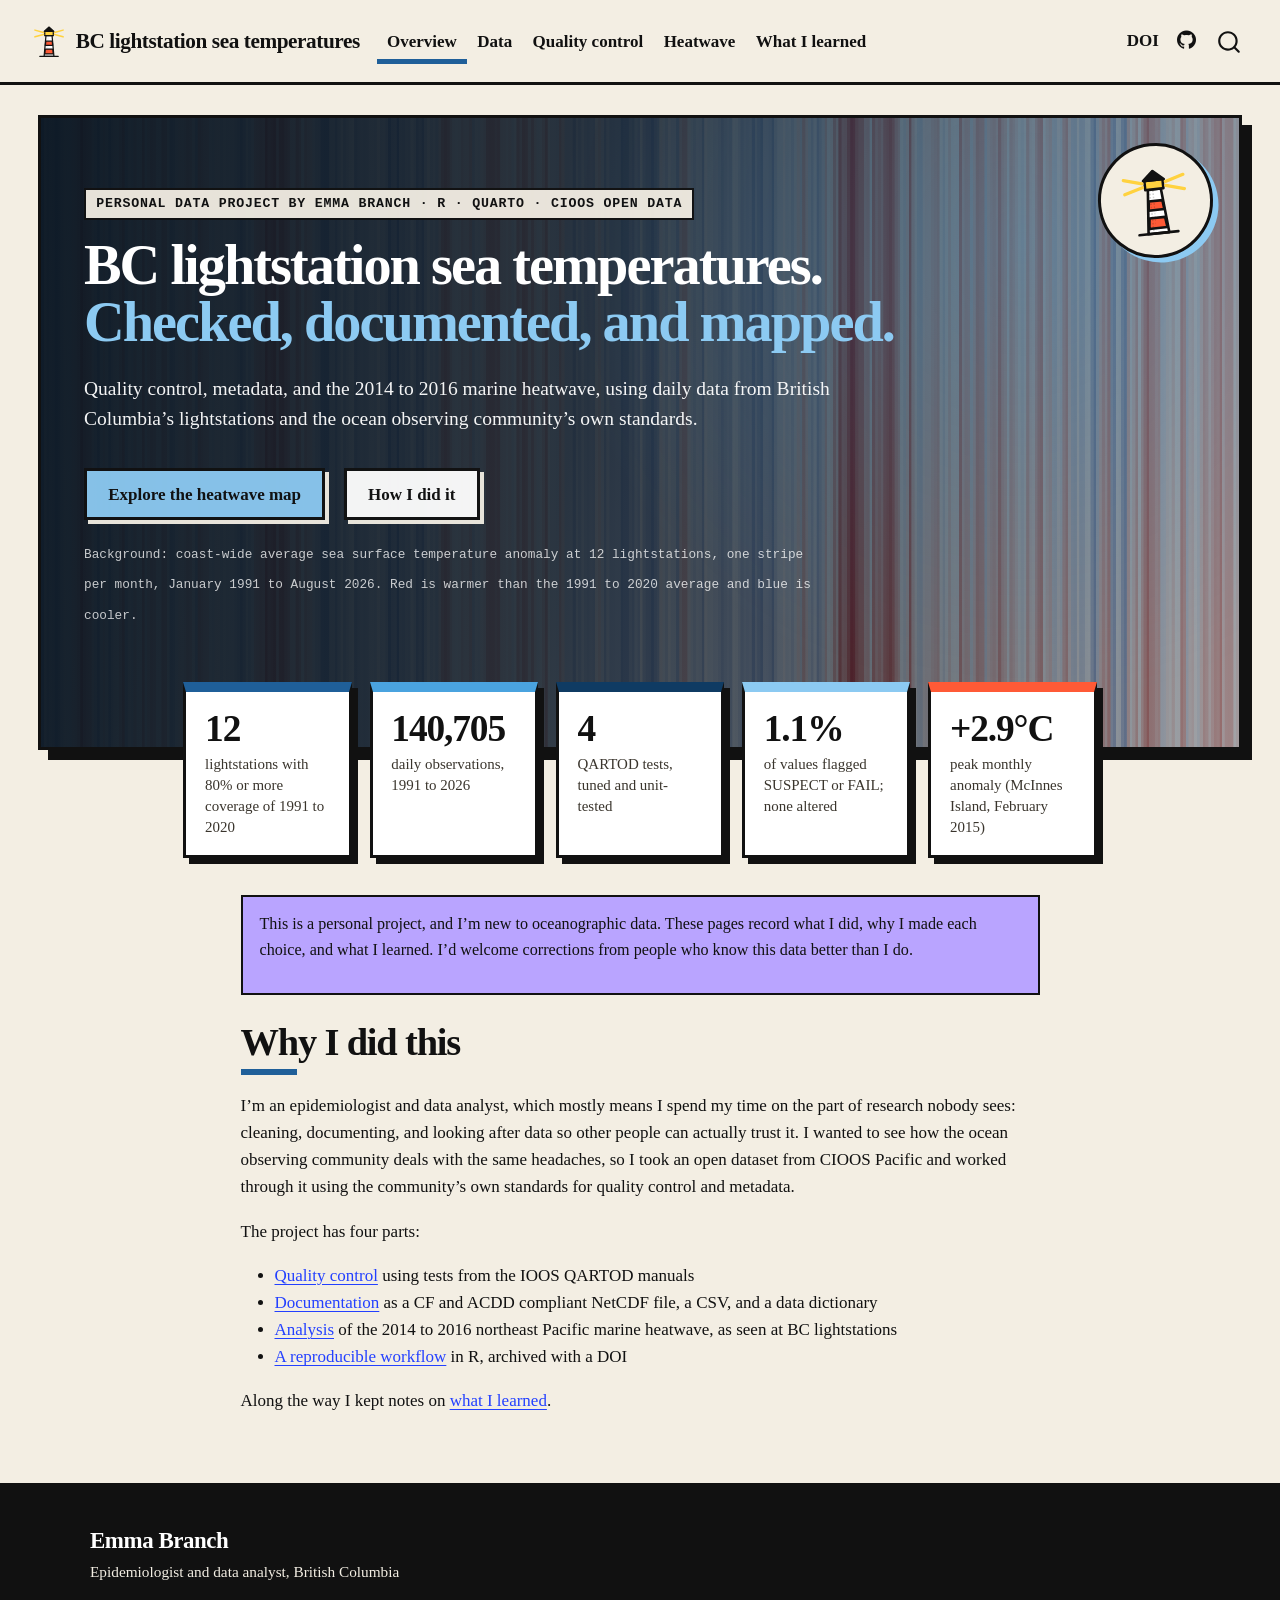
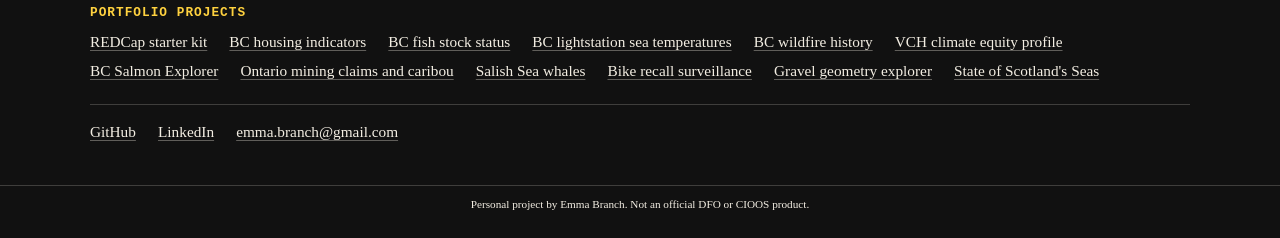
<file: index.html>
<!DOCTYPE html>
<html xmlns="http://www.w3.org/1999/xhtml" lang="en" xml:lang="en"><head>

<meta charset="utf-8">
<meta name="generator" content="quarto-1.11.9">

<meta name="viewport" content="width=device-width, initial-scale=1.0, user-scalable=yes">


<title>BC lightstation sea temperatures</title>
<style>
/* Default styles provided by pandoc.
** See https://pandoc.org/MANUAL.html#variables-for-html for config info.
*/
span.smallcaps{font-variant: small-caps;}
div.columns{display: flex; gap: 1.5em;}
div.column{flex: auto;}
@media screen {
div.columns{gap: min(4vw, 1.5em);}
div.column{overflow-x: auto;}
}
div.hanging-indent{margin-left: 1.5em; text-indent: -1.5em;}
ul.task-list{list-style: none;}
ul.task-list li input[type="checkbox"] {
  width: 0.8em;
  margin: 0 0.8em 0.2em -1em; /* quarto-specific, see https://github.com/quarto-dev/quarto-cli/issues/4556 */ 
  vertical-align: middle;
}
</style>


<script src="site_libs/quarto-nav/quarto-nav.js"></script>
<script src="site_libs/quarto-nav/headroom.min.js"></script>
<script src="site_libs/clipboard/clipboard.min.js"></script>
<script src="site_libs/quarto-search/autocomplete.umd.js"></script>
<script src="site_libs/quarto-search/fuse.min.js"></script>
<script src="site_libs/quarto-search/quarto-search.js"></script>
<meta name="quarto:offset" content="./">
<link href="./images/favicon.png" rel="icon" type="image/png">
<script src="site_libs/quarto-html/quarto.js" type="module"></script>
<script src="site_libs/quarto-html/tabsets/tabsets.js" type="module"></script>
<script src="site_libs/quarto-html/scrollable-regions/scrollable-regions.js" type="module"></script>
<script src="site_libs/quarto-html/popper.min.js"></script>
<script src="site_libs/quarto-html/tippy.umd.min.js"></script>
<script src="site_libs/quarto-html/anchor.min.js"></script>
<link href="site_libs/quarto-html/tippy.css" rel="stylesheet">
<link href="site_libs/quarto-html/quarto-syntax-highlighting-06df27c8158acedd5d263560cd4ba62e.css" rel="stylesheet" class="quarto-color-scheme" id="quarto-text-highlighting-styles">
<link href="site_libs/quarto-html/quarto-syntax-highlighting-dark-07e23dae4c3757ea2bcd5d8a79ca1ee5.css" rel="stylesheet" class="quarto-color-scheme quarto-color-alternate" id="quarto-text-highlighting-styles">
<link href="site_libs/quarto-html/quarto-syntax-highlighting-06df27c8158acedd5d263560cd4ba62e.css" rel="stylesheet" class="quarto-color-scheme-extra" id="quarto-text-highlighting-styles">
<script src="site_libs/bootstrap/bootstrap.min.js"></script>
<link href="site_libs/bootstrap/bootstrap-icons.css" rel="stylesheet">
<link href="site_libs/bootstrap/bootstrap-e4be72cad4f3063abbf0efa51ae3df64.min.css" rel="stylesheet" append-hash="true" class="quarto-color-scheme" id="quarto-bootstrap" data-mode="light">
<link href="site_libs/bootstrap/bootstrap-dark-5f3032060d82a261e27b7f6d129893a0.min.css" rel="stylesheet" append-hash="true" class="quarto-color-scheme quarto-color-alternate" id="quarto-bootstrap" data-mode="light">
<link href="site_libs/bootstrap/bootstrap-e4be72cad4f3063abbf0efa51ae3df64.min.css" rel="stylesheet" append-hash="true" class="quarto-color-scheme-extra" id="quarto-bootstrap" data-mode="light">
<script id="quarto-search-options" type="application/json">{
  "location": "navbar",
  "copy-button": false,
  "collapse-after": 3,
  "panel-placement": "end",
  "type": "overlay",
  "limit": 50,
  "keyboard-shortcut": [
    "f",
    "/",
    "s"
  ],
  "show-item-context": false,
  "language": {
    "search-no-results-text": "No results",
    "search-matching-documents-text": "matching documents",
    "search-copy-link-title": "Copy link to search",
    "search-hide-matches-text": "Hide additional matches",
    "search-more-match-text": "more match in this document",
    "search-more-matches-text": "more matches in this document",
    "search-clear-button-title": "Clear",
    "search-text-placeholder": "",
    "search-detached-cancel-button-title": "Cancel",
    "search-submit-button-title": "Submit",
    "search-label": "Search"
  }
}</script>


<link rel="stylesheet" href="styles.css">
</head>

<body class="nav-fixed fullcontent quarto-light"><a id="quarto-skip-link" class="visually-hidden-focusable" href="#quarto-document-content">Skip to main content</a>

<div id="quarto-search-results"></div>
  <header id="quarto-header" class="headroom fixed-top">
    <nav class="navbar navbar-expand-lg " data-bs-theme="dark" aria-label="Site">
      <div class="navbar-container container-fluid">
      <div class="navbar-brand-container mx-auto">
    <a href="./index.html" class="navbar-brand navbar-brand-logo">
    <img src="./images/motif.svg" alt="" class="navbar-logo light-content">
    <img src="./images/motif.svg" alt="" class="navbar-logo dark-content">
    </a>
    <a class="navbar-brand" href="./index.html">
    <span class="navbar-title">BC lightstation sea temperatures</span>
    </a>
  </div>
          <button class="navbar-toggler" type="button" data-bs-toggle="collapse" data-bs-target="#navbarCollapse" aria-controls="navbarCollapse" aria-expanded="false" aria-label="Toggle navigation" onclick="if (window.quartoToggleHeadroom) { window.quartoToggleHeadroom(); }">
  <span class="navbar-toggler-icon"></span>
</button>
          <div class="collapse navbar-collapse" id="navbarCollapse">
            <ul class="navbar-nav navbar-nav-scroll me-auto">
  <li class="nav-item">
    <a class="nav-link active" href="./index.html" aria-current="page"> 
<span class="menu-text">Overview</span></a>
  </li>  
  <li class="nav-item">
    <a class="nav-link" href="./data.html"> 
<span class="menu-text">Data</span></a>
  </li>  
  <li class="nav-item">
    <a class="nav-link" href="./quality-control.html"> 
<span class="menu-text">Quality control</span></a>
  </li>  
  <li class="nav-item">
    <a class="nav-link" href="./heatwave.html"> 
<span class="menu-text">Heatwave</span></a>
  </li>  
  <li class="nav-item">
    <a class="nav-link" href="./learned.html"> 
<span class="menu-text">What I learned</span></a>
  </li>  
</ul>
            <ul class="navbar-nav navbar-nav-scroll ms-auto">
  <li class="nav-item">
    <a class="nav-link" href="https://doi.org/10.5281/zenodo.24326157"> 
<span class="menu-text">DOI</span></a>
  </li>  
  <li class="nav-item compact">
    <a class="nav-link" href="https://github.com/emmabranch/bc-lightstation-qc"> <i class="bi bi-github" role="img">
</i> 
<span class="menu-text"></span></a>
  </li>  
</ul>
          </div> <!-- /navcollapse -->
            <div class="quarto-navbar-tools">
</div>
            <div id="quarto-search" class="" title="Search"></div>
      </div> <!-- /container-fluid -->
    </nav>
</header>
<!-- content -->
<div id="quarto-content" class="quarto-container page-columns page-rows-contents page-layout-article page-navbar">
<!-- sidebar -->
<!-- margin-sidebar -->
    
<!-- main -->
<main class="content page-columns page-full" id="quarto-document-content" tabindex="-1"><header id="title-block-header" class="quarto-title-block"></header>




<div class="hero-full column-screen" style="background-image: url('figures/banner_stripes.png');">
<img class="hero-motif" src="images/motif.svg" alt="">
<div class="hero-inner">
<p><span class="eyebrow">Personal data project by Emma Branch · R · Quarto · CIOOS open data</span></p>
<section id="bc-lightstation-sea-temperatures.-checked-documented-and-mapped." class="level1">
<h1>BC lightstation sea temperatures. <span class="accent">Checked, documented, and mapped.</span></h1>
<p>Quality control, metadata, and the 2014 to 2016 marine heatwave, using daily data from British Columbia’s lightstations and the ocean observing community’s own standards.</p>
<p><a href="./heatwave.html#explore-by-year" class="btn btn-accent">Explore the heatwave map</a> <a href="./quality-control.html" class="btn btn-ghost">How I did it</a></p>
<p><span class="hero-note">Background: coast-wide average sea surface temperature anomaly at 12 lightstations, one stripe per month, January 1991 to August 2026. Red is warmer than the 1991 to 2020 average and blue is cooler.</span></p>
</section>
</div>
</div>
<div class="cell page-columns page-full">
<div class="cell-output-display column-page">
<div class="stat-row lift">
<div class="stat-box">
<div class="num">12</div>
<div class="lab">lightstations with 80% or more coverage of 1991 to 2020</div>
</div>
<div class="stat-box">
<div class="num">140,705</div>
<div class="lab">daily observations, 1991 to 2026</div>
</div>
<div class="stat-box">
<div class="num">4</div>
<div class="lab">QARTOD tests, tuned and unit-tested</div>
</div>
<div class="stat-box">
<div class="num">1.1%</div>
<div class="lab">of values flagged SUSPECT or FAIL; none altered</div>
</div>
<div class="stat-box">
<div class="num">+2.9°C</div>
<div class="lab">peak monthly anomaly (McInnes Island, February 2015)</div>
</div>
</div>
</div>
</div>
<div class="project-note">
<p>This is a personal project, and I’m new to oceanographic data. These pages record what I did, why I made each choice, and what I learned. I’d welcome corrections from people who know this data better than I do.</p>
</div>
<section id="why-i-did-this" class="level2">
<h2 class="anchored" data-anchor-id="why-i-did-this">Why I did this</h2>
<p>I’m an epidemiologist and data analyst, which mostly means I spend my time on the part of research nobody sees: cleaning, documenting, and looking after data so other people can actually trust it. I wanted to see how the ocean observing community deals with the same headaches, so I took an open dataset from CIOOS Pacific and worked through it using the community’s own standards for quality control and metadata.</p>
<p>The project has four parts:</p>
<ul>
<li><strong><a href="./quality-control.html">Quality control</a></strong> using tests from the IOOS QARTOD manuals</li>
<li><strong><a href="./data.html#outputs-and-metadata">Documentation</a></strong> as a CF and ACDD compliant NetCDF file, a CSV, and a data dictionary</li>
<li><strong><a href="./heatwave.html">Analysis</a></strong> of the 2014 to 2016 northeast Pacific marine heatwave, as seen at BC lightstations</li>
<li><strong><a href="./data.html#how-to-reproduce">A reproducible workflow</a></strong> in R, archived with a DOI</li>
</ul>
<p>Along the way I kept notes on <a href="./learned.html">what I learned</a>.</p>


</section>

</main> <!-- /main -->
<!-- Shared portfolio footer. Master copy: /Users/ecox/projects/_brand-kit/footer.html -->
<footer class="eb-footer" role="contentinfo">
  <div class="eb-footer-inner">
    <div class="eb-footer-name">Emma Branch</div>
    <div class="eb-footer-tag">Epidemiologist and data analyst, British Columbia</div>
    <div class="eb-footer-heading">Portfolio projects</div>
    <nav class="eb-footer-projects" aria-label="Portfolio projects">
      <a href="https://emmabranch.github.io/redcap-starter-kit/">REDCap starter kit</a>
      <a href="https://emmabranch.github.io/bc-housing-indicators/">BC housing indicators</a>
      <a href="https://emmabranch.github.io/bc-fish-stock-status/">BC fish stock status</a>
      <a href="https://emmabranch.github.io/bc-lightstation-qc/">BC lightstation sea temperatures</a>
      <a href="https://emmabranch.github.io/bc-wildfire-bigquery/">BC wildfire history</a>
      <a href="https://emmabranch.github.io/vch-climate-equity-profile/">VCH climate equity profile</a>
      <a href="https://emmabranch.shinyapps.io/bc-salmon-explorer">BC Salmon Explorer</a>
      <a href="https://emmabranch.github.io/ontario-claims-caribou/">Ontario mining claims and caribou</a>
      <a href="https://emmabranch.github.io/salish-sea-whales/">Salish Sea whales</a>
      <a href="https://emmabranch.github.io/bike-recall-surveillance/">Bike recall surveillance</a>
      <a href="https://emmabranch.github.io/gravel-geometry/">Gravel geometry explorer</a>
      <a href="https://emmabranch.github.io/scotland-seas-indicators/">State of Scotland's Seas</a>
    </nav>
    <div class="eb-footer-contact">
      <a href="https://github.com/emmabranch">GitHub</a>
      <a href="https://www.linkedin.com/in/embranch/">LinkedIn</a>
      <a href="mailto:emma.branch@gmail.com">emma.branch@gmail.com</a>
    </div>
  </div>
</footer>
<script>
  /* Quarto places included HTML inside the page layout. Move the top bar
     and footer to the edges of the page so they span the full width. */
  document.addEventListener("DOMContentLoaded", function () {
    var bar = document.querySelector(".eb-topbar");
    if (bar) document.body.insertBefore(bar, document.body.firstChild);
    /* Optional hero for single-page reports (report-hero.html): put it
       straight after the top bar, above the report itself. */
    var rhero = document.querySelector(".eb-report-hero");
    if (rhero) {
      if (bar) bar.parentNode.insertBefore(rhero, bar.nextSibling);
      else document.body.insertBefore(rhero, document.body.firstChild);
      document.body.classList.add("has-report-hero");
      /* The report card is lifted over the hero, which makes each section's
         offsetTop relative to the card instead of the page. Quarto's table of
         contents reads offsetTop, so give each section its true page position. */
      document.querySelectorAll("main.content section[id]").forEach(function (sec) {
        Object.defineProperty(sec, "offsetTop", {
          configurable: true,
          get: function () { return this.getBoundingClientRect().top + window.scrollY; }
        });
      });
      /* Optional background stripes drawn by R inside the report
         (a div with class "eb-hero-stripes"): move them into the hero. */
      var stripes = document.querySelector(".eb-hero-stripes");
      if (stripes) { stripes.classList.add("hero-bg"); rhero.insertBefore(stripes, rhero.firstChild); }
    }
    var foot = document.querySelector(".eb-footer");
    if (foot) {
      /* On websites, put it just above Quarto's own footer (which holds the
         project disclaimer); otherwise at the very end of the page. */
      var qfoot = document.querySelector("footer.footer");
      if (qfoot) qfoot.parentNode.insertBefore(foot, qfoot);
      else document.body.appendChild(foot);
    }
    /* On phones, close the navbar menu after a link is tapped. Links to a
       section of the same page don't reload it, so the menu would stay open. */
    document.querySelectorAll(".navbar-collapse .nav-link:not(.dropdown-toggle)").forEach(function (link) {
      link.addEventListener("click", function () {
        var menu = document.querySelector(".navbar-collapse.show");
        if (menu && window.bootstrap) window.bootstrap.Collapse.getOrCreateInstance(menu).hide();
      });
    });
    /* Hide Quarto's empty footer columns so they don't add space on phones */
    document.querySelectorAll(".nav-footer-left, .nav-footer-right").forEach(function (el) {
      if (!el.children.length && !el.textContent.replace(/[\s\u00a0]/g, "")) el.style.display = "none";
    });
  });
</script>
<script id="quarto-html-after-body" type="application/javascript">
  window.document.addEventListener("DOMContentLoaded", function (event) {
    const icon = "";
    const anchorJS = new window.AnchorJS();
    anchorJS.options = {
      placement: 'right',
      icon: icon
    };
    anchorJS.add('.anchored');
    const isCodeAnnotation = (el) => {
      for (const clz of el.classList) {
        if (clz.startsWith('code-annotation-')) {                     
          return true;
        }
      }
      return false;
    }
    const onCopySuccess = function(e) {
      // button target
      const button = e.trigger;
      // don't keep focus
      button.blur();
      // flash "checked"
      button.classList.add('code-copy-button-checked');
      var currentTitle = button.getAttribute("title");
      button.setAttribute("title", "Copied!");
      let tooltip;
      if (window.bootstrap) {
        button.setAttribute("data-bs-toggle", "tooltip");
        button.setAttribute("data-bs-placement", "left");
        button.setAttribute("data-bs-title", "Copied!");
        tooltip = new bootstrap.Tooltip(button, 
          { trigger: "manual", 
            customClass: "code-copy-button-tooltip",
            offset: [0, -8]});
        tooltip.show();    
      }
      setTimeout(function() {
        if (tooltip) {
          tooltip.hide();
          button.removeAttribute("data-bs-title");
          button.removeAttribute("data-bs-toggle");
          button.removeAttribute("data-bs-placement");
        }
        button.setAttribute("title", currentTitle);
        button.classList.remove('code-copy-button-checked');
      }, 1000);
      // clear code selection
      e.clearSelection();
    }
    const getTextToCopy = function(trigger) {
      const outerScaffold = trigger.parentElement.cloneNode(true);
      const codeEl = outerScaffold.querySelector('code');
      for (const childEl of codeEl.children) {
        if (isCodeAnnotation(childEl)) {
          childEl.remove();
        }
      }
      return codeEl.innerText;
    }
    const clipboard = new window.ClipboardJS('.code-copy-button:not([data-in-quarto-modal])', {
      text: getTextToCopy
    });
    clipboard.on('success', onCopySuccess);
    if (window.document.getElementById('quarto-embedded-source-code-modal')) {
      const clipboardModal = new window.ClipboardJS('.code-copy-button[data-in-quarto-modal]', {
        text: getTextToCopy,
        container: window.document.getElementById('quarto-embedded-source-code-modal')
      });
      clipboardModal.on('success', onCopySuccess);
    }
      var localhostRegex = new RegExp(/^(?:http|https):\/\/localhost\:?[0-9]*\//);
      var mailtoRegex = new RegExp(/^mailto:/);
        var filterRegex = new RegExp("https:\/\/emmabranch\.github\.io\/bc-lightstation-qc\/");
      var isInternal = (href) => {
          return filterRegex.test(href) || localhostRegex.test(href) || mailtoRegex.test(href);
      }
      // Inspect non-navigation links and adorn them if external
      window.quartoDecorateExternalLinks = function (root) {
     var links = (root || window.document).querySelectorAll('a[href]:not(.nav-link):not(.navbar-brand):not(.toc-action):not(.sidebar-link):not(.sidebar-item-toggle):not(.pagination-link):not(.no-external):not([aria-hidden]):not(.dropdown-item):not(.quarto-navigation-tool):not(.about-link)');
      for (var i=0; i<links.length; i++) {
        const link = links[i];
        if (!isInternal(link.href)) {
          // undo the damage that might have been done by quarto-nav.js in the case of
          // links that we want to consider external
          if (link.dataset.originalHref !== undefined) {
            link.href = link.dataset.originalHref;
          }
          if (!link.classList.contains('no-external-icon')) {
          }
        }
      }
      };
      window.quartoDecorateExternalLinks(window.document);
    // Esc closes the popup (WCAG 1.4.13) and focus leaving both trigger and
    // popup closes it (WCAG 2.4.11); tippy handles neither for interactive popups.
    const hideOnEscAndFocusOut = {
      name: 'hideOnEscAndFocusOut',
      defaultValue: true,
      fn(instance) {
        const dismiss = () => {
          // A show scheduled by the trigger delay would otherwise reopen it
          instance.clearDelayTimeouts();
          instance.hide();
        };
        const onKeyDown = (event) => {
          if (event.key !== 'Escape') {
            return;
          }
          // Keep Esc from also reaching page handlers (e.g. reveal.js overview),
          // except an open reveal.js slide menu, which Esc should close too.
          // The menu handles keys only when its keyboard option is on.
          const menuHandlesEsc = window.Reveal?.getPlugin?.('menu')?.isOpen() &&
            window.Reveal.getConfig().menu?.keyboard !== false;
          if (!menuHandlesEsc) {
            event.stopPropagation();
          }
          if (instance.popper.contains(window.document.activeElement)) {
            // Disabled while refocusing so the focus trigger does not reopen it
            instance.disable();
            instance.reference.focus();
            instance.enable();
          }
          dismiss();
        };
        const onFocusOut = (event) => {
          const target = event.relatedTarget;
          if (target && !instance.reference.contains(target) &&
              !instance.popper.contains(target)) {
            dismiss();
          }
        };
        // On the trigger too: a click trigger (code-annotations: select) has no
        // blur handling. Attached for the instance's lifetime so leaving the
        // trigger also cancels a show still pending on the trigger delay.
        instance.reference.addEventListener('focusout', onFocusOut);
        return {
          onShow() {
            window.document.addEventListener('keydown', onKeyDown, true);
            instance.popper.addEventListener('focusout', onFocusOut);
          },
          onHide() {
            window.document.removeEventListener('keydown', onKeyDown, true);
            instance.popper.removeEventListener('focusout', onFocusOut);
          },
          onDestroy() {
            instance.reference.removeEventListener('focusout', onFocusOut);
          },
        };
      },
    };
    function tippyHover(el, contentFn, onTriggerFn, onUntriggerFn) {
      const config = {
        allowHTML: true,
        maxWidth: 500,
        delay: 100,
        arrow: false,
        appendTo: function(el) {
            return el.parentElement;
        },
        interactive: true,
        interactiveBorder: 10,
        theme: 'quarto',
        placement: 'bottom-start',
        plugins: [hideOnEscAndFocusOut],
      };
      if (contentFn) {
        config.content = contentFn;
      }
      if (onTriggerFn) {
        config.onTrigger = onTriggerFn;
      }
      if (onUntriggerFn) {
        config.onUntrigger = onUntriggerFn;
      }
      window.tippy(el, config); 
    }
    const noterefs = window.document.querySelectorAll('a[role="doc-noteref"]');
    for (var i=0; i<noterefs.length; i++) {
      const ref = noterefs[i];
      tippyHover(ref, function() {
        // use id or data attribute instead here
        let href = ref.getAttribute('data-footnote-href') || ref.getAttribute('href');
        try { href = new URL(href).hash; } catch {}
        const id = href.replace(/^#\/?/, "");
        const note = window.document.getElementById(id);
        if (note) {
          return note.innerHTML;
        } else {
          return "";
        }
      });
    }
    const xrefs = window.document.querySelectorAll('a.quarto-xref');
    const processXRef = (id, note) => {
      // Strip column container classes
      const stripColumnClz = (el) => {
        el.classList.remove("page-full", "page-columns");
        if (el.children) {
          for (const child of el.children) {
            stripColumnClz(child);
          }
        }
      }
      stripColumnClz(note)
      if (id === null || id.startsWith('sec-')) {
        // Special case sections, only their first couple elements
        const container = document.createElement("div");
        if (note.children && note.children.length > 2) {
          container.appendChild(note.children[0].cloneNode(true));
          for (let i = 1; i < note.children.length; i++) {
            const child = note.children[i];
            if (child.tagName === "P" && child.innerText === "") {
              continue;
            } else {
              container.appendChild(child.cloneNode(true));
              break;
            }
          }
          if (window.Quarto?.typesetMath) {
            window.Quarto.typesetMath(container);
          }
          return container.innerHTML
        } else {
          if (window.Quarto?.typesetMath) {
            window.Quarto.typesetMath(note);
          }
          return note.innerHTML;
        }
      } else {
        // Remove any anchor links if they are present
        const anchorLink = note.querySelector('a.anchorjs-link');
        if (anchorLink) {
          anchorLink.remove();
        }
        if (window.Quarto?.typesetMath) {
          window.Quarto.typesetMath(note);
        }
        if (note.classList.contains("callout")) {
          return note.outerHTML;
        } else {
          return note.innerHTML;
        }
      }
    }
    for (var i=0; i<xrefs.length; i++) {
      const xref = xrefs[i];
      tippyHover(xref, undefined, function(instance) {
        instance.disable();
        let url = xref.getAttribute('href');
        let hash = undefined; 
        if (url.startsWith('#')) {
          hash = url;
        } else {
          try { hash = new URL(url).hash; } catch {}
        }
        if (hash) {
          const id = hash.replace(/^#\/?/, "");
          const note = window.document.getElementById(id);
          if (note !== null) {
            try {
              const html = processXRef(id, note.cloneNode(true));
              instance.setContent(html);
            } finally {
              instance.enable();
              instance.show();
            }
          } else {
            // See if we can fetch this
            fetch(url.split('#')[0])
            .then(res => res.text())
            .then(html => {
              const parser = new DOMParser();
              const htmlDoc = parser.parseFromString(html, "text/html");
              const note = htmlDoc.getElementById(id);
              if (note !== null) {
                const html = processXRef(id, note);
                instance.setContent(html);
              } 
            }).finally(() => {
              instance.enable();
              instance.show();
            });
          }
        } else {
          // See if we can fetch a full url (with no hash to target)
          // This is a special case and we should probably do some content thinning / targeting
          fetch(url)
          .then(res => res.text())
          .then(html => {
            const parser = new DOMParser();
            const htmlDoc = parser.parseFromString(html, "text/html");
            const note = htmlDoc.querySelector('main.content');
            if (note !== null) {
              // This should only happen for chapter cross references
              // (since there is no id in the URL)
              // remove the first header
              if (note.children.length > 0 && note.children[0].tagName === "HEADER") {
                note.children[0].remove();
              }
              const html = processXRef(null, note);
              instance.setContent(html);
            } 
          }).finally(() => {
            instance.enable();
            instance.show();
          });
        }
      }, function(instance) {
      });
    }
        let selectedAnnoteEl;
        const selectorForAnnotation = ( cell, annotation) => {
          let cellAttr = 'data-code-cell="' + cell + '"';
          let lineAttr = 'data-code-annotation="' +  annotation + '"';
          const selector = 'span[' + cellAttr + '][' + lineAttr + ']';
          return selector;
        }
        const selectCodeLines = (annoteEl) => {
          const doc = window.document;
          const targetCell = annoteEl.getAttribute("data-target-cell");
          const targetAnnotation = annoteEl.getAttribute("data-target-annotation");
          const annoteSpan = window.document.querySelector(selectorForAnnotation(targetCell, targetAnnotation));
          const lines = annoteSpan.getAttribute("data-code-lines").split(",");
          const lineIds = lines.map((line) => {
            return targetCell + "-" + line;
          })
          // Each band is positioned against its own containing block, which is
          // not the offsetParent of the lines, so place it from client rects.
          const placeBand = (band, firstEl, lastEl, codeBlock) => {
            const container = band.offsetParent;
            if (container === null) {
              return;
            }
            const containerRect = container.getBoundingClientRect();
            // Reveal.js scales slides with a transform, so convert client
            // pixels back to the CSS pixels of the container.
            const scale = containerRect.height / container.offsetHeight || 1;
            const firstRect = firstEl.getBoundingClientRect();
            const lastRect = lastEl.getBoundingClientRect();
            const top = (firstRect.top - containerRect.top) / scale - container.clientTop + container.scrollTop;
            const height = (lastRect.bottom - firstRect.top) / scale;
            band.style.top = top - 2 + "px";
            band.style.height = height + 4 + "px";
            if (codeBlock) {
              // Without the copy button wrapper, the containing block is wider
              // than the code block, so span the code block explicitly.
              const blockRect = codeBlock.getBoundingClientRect();
              band.style.left = (blockRect.left - containerRect.left) / scale - container.clientLeft + container.scrollLeft + "px";
              band.style.width = blockRect.width / scale + "px";
            }
          };
          if (lineIds.length > 0) {
            const el = window.document.getElementById(lineIds[0]);
            const lastEl = window.document.getElementById(lineIds[lineIds.length - 1]);
            const parent = el.parentElement.parentElement;
            // cook up a div (if necessary) and position it
            let div = window.document.getElementById("code-annotation-line-highlight");
            if (div === null) {
              div = window.document.createElement("div");
              div.setAttribute("id", "code-annotation-line-highlight");
              div.style.position = 'absolute';
              parent.appendChild(div);
            }
            placeBand(div, el, lastEl, parent.closest("div.sourceCode") || parent);
            let gutterDiv = window.document.getElementById("code-annotation-line-highlight-gutter");
            if (gutterDiv === null) {
              gutterDiv = window.document.createElement("div");
              gutterDiv.setAttribute("id", "code-annotation-line-highlight-gutter");
              gutterDiv.style.position = 'absolute';
              const codeCell = window.document.getElementById(targetCell);
              const gutter = codeCell.querySelector('.code-annotation-gutter');
              gutter.appendChild(gutterDiv);
            }
            placeBand(gutterDiv, el, lastEl);
            selectedAnnoteEl = annoteEl;
          }
        };
        const unselectCodeLines = () => {
          const elementsIds = ["code-annotation-line-highlight", "code-annotation-line-highlight-gutter"];
          elementsIds.forEach((elId) => {
            const div = window.document.getElementById(elId);
            if (div) {
              div.remove();
            }
          });
          selectedAnnoteEl = undefined;
        };
          // Handle positioning of the toggle
      window.addEventListener(
        "resize",
        throttle(() => {
          elRect = undefined;
          if (selectedAnnoteEl) {
            selectCodeLines(selectedAnnoteEl);
          }
        }, 10)
      );
      function throttle(fn, ms) {
      let throttle = false;
      let timer;
        return (...args) => {
          if(!throttle) { // first call gets through
              fn.apply(this, args);
              throttle = true;
          } else { // all the others get throttled
              if(timer) clearTimeout(timer); // cancel #2
              timer = setTimeout(() => {
                fn.apply(this, args);
                timer = throttle = false;
              }, ms);
          }
        };
      }
        // Attach click handler to the DT
        const annoteDls = window.document.querySelectorAll('dt[data-target-cell]');
        for (const annoteDlNode of annoteDls) {
          annoteDlNode.addEventListener('click', (event) => {
            const clickedEl = event.target;
            if (clickedEl !== selectedAnnoteEl) {
              unselectCodeLines();
              const activeEl = window.document.querySelector('dt[data-target-cell].code-annotation-active');
              if (activeEl) {
                activeEl.classList.remove('code-annotation-active');
              }
              selectCodeLines(clickedEl);
              clickedEl.classList.add('code-annotation-active');
            } else {
              // Unselect the line
              unselectCodeLines();
              clickedEl.classList.remove('code-annotation-active');
            }
          });
        }
    const findCites = (el) => {
      const parentEl = el.parentElement;
      if (parentEl) {
        const cites = parentEl.dataset.cites;
        if (cites) {
          return {
            el,
            cites: cites.split(' ')
          };
        } else {
          return findCites(el.parentElement)
        }
      } else {
        return undefined;
      }
    };
    var bibliorefs = window.document.querySelectorAll('a[role="doc-biblioref"]');
    for (var i=0; i<bibliorefs.length; i++) {
      const ref = bibliorefs[i];
      const citeInfo = findCites(ref);
      if (citeInfo) {
        tippyHover(citeInfo.el, function() {
          var popup = window.document.createElement('div');
          citeInfo.cites.forEach(function(cite) {
            var citeDiv = window.document.createElement('div');
            citeDiv.classList.add('hanging-indent');
            citeDiv.classList.add('csl-entry');
            var biblioDiv = window.document.getElementById('ref-' + cite);
            if (biblioDiv) {
              citeDiv.innerHTML = biblioDiv.innerHTML;
            }
            popup.appendChild(citeDiv);
          });
          return popup.innerHTML;
        });
      }
    }
  });
  </script>
  <script type="application/javascript">
  window.quartoScrollableRegionsLabels = {"code":"Scrollable code","output":"Scrollable output"};
  </script>
</div> <!-- /content -->
<footer class="footer">
  <div class="nav-footer">
    <div class="nav-footer-left">
      &nbsp;
    </div>   
    <div class="nav-footer-center">
<p>Personal project by Emma Branch. Not an official DFO or CIOOS product.</p>
</div>
    <div class="nav-footer-right">
      &nbsp;
    </div>
  </div>
</footer>




</body></html>
</file>
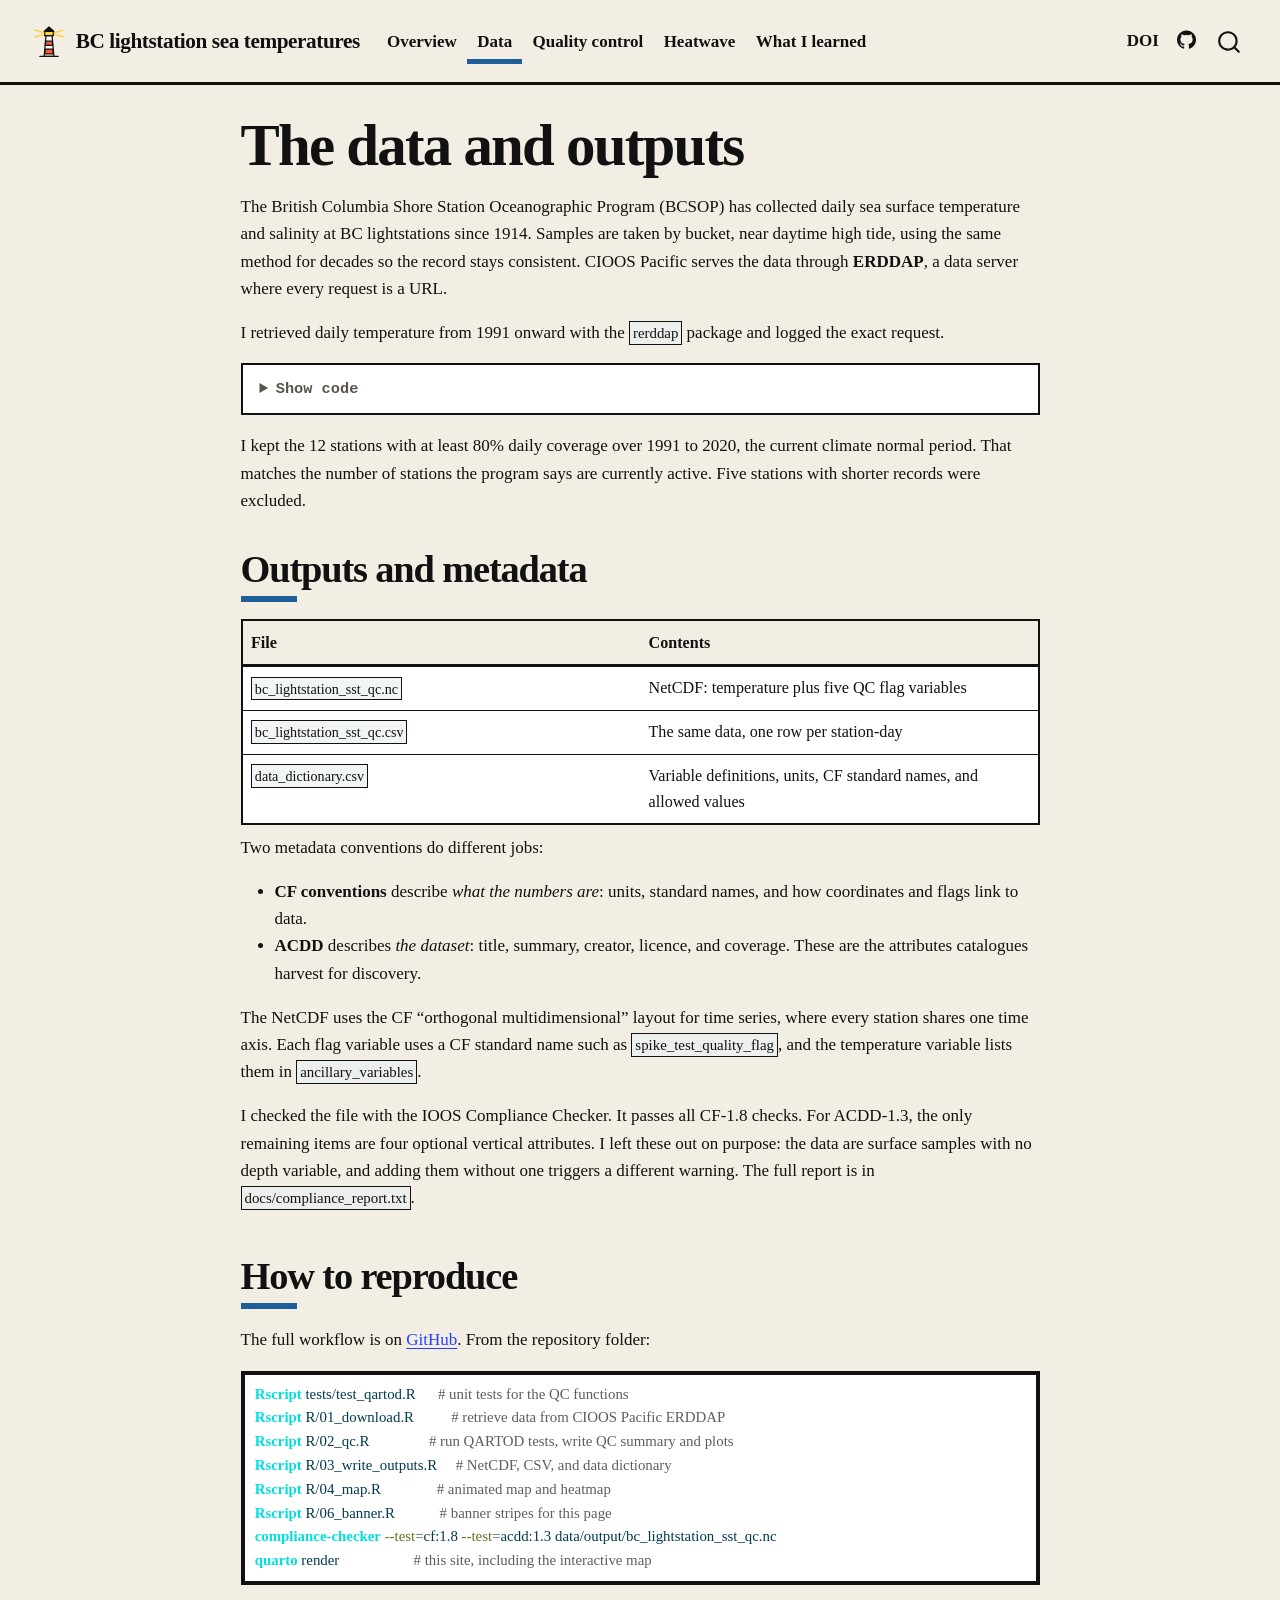
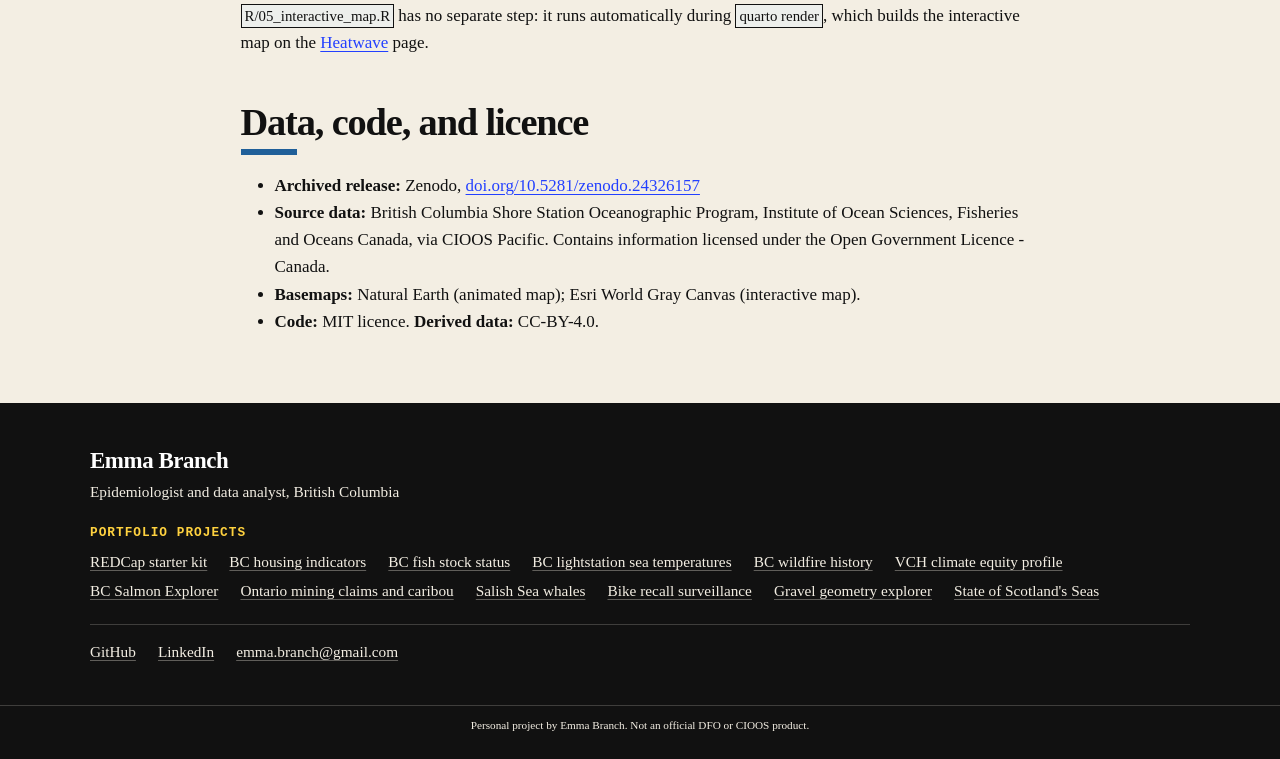
<file: data.html>
<!DOCTYPE html>
<html xmlns="http://www.w3.org/1999/xhtml" lang="en" xml:lang="en"><head>

<meta charset="utf-8">
<meta name="generator" content="quarto-1.11.9">

<meta name="viewport" content="width=device-width, initial-scale=1.0, user-scalable=yes">


<title>The data and outputs – BC lightstation sea temperatures</title>
<style>
/* Default styles provided by pandoc.
** See https://pandoc.org/MANUAL.html#variables-for-html for config info.
*/
span.smallcaps{font-variant: small-caps;}
div.columns{display: flex; gap: 1.5em;}
div.column{flex: auto;}
@media screen {
div.columns{gap: min(4vw, 1.5em);}
div.column{overflow-x: auto;}
}
div.hanging-indent{margin-left: 1.5em; text-indent: -1.5em;}
ul.task-list{list-style: none;}
ul.task-list li input[type="checkbox"] {
  width: 0.8em;
  margin: 0 0.8em 0.2em -1em; /* quarto-specific, see https://github.com/quarto-dev/quarto-cli/issues/4556 */ 
  vertical-align: middle;
}
/* CSS for syntax highlighting */
html { -webkit-text-size-adjust: 100%; }
pre > code.sourceCode { white-space: pre; position: relative; }
pre > code.sourceCode > span { display: inline-block; line-height: 1.25; }
pre > code.sourceCode > span:empty { height: 1.2em; }
.sourceCode { overflow: visible; }
code.sourceCode > span { color: inherit; text-decoration: inherit; }
div.sourceCode { margin: 1em 0; }
pre.sourceCode { margin: 0; }
@media screen {
div.sourceCode { overflow: auto; }
}
@media print {
pre > code.sourceCode { white-space: pre-wrap; }
pre > code.sourceCode > span { text-indent: -5em; padding-left: 5em; }
}
pre.numberSource code
  { counter-reset: source-line 0; }
pre.numberSource code > span
  { position: relative; left: -4em; counter-increment: source-line; }
pre.numberSource code > span > a:first-child::before
  { content: counter(source-line);
    position: relative; left: -1em; text-align: right; vertical-align: baseline;
    border: none; display: inline-block;
    -webkit-touch-callout: none; -webkit-user-select: none;
    -khtml-user-select: none; -moz-user-select: none;
    -ms-user-select: none; user-select: none;
    padding: 0 4px; width: 4em;
  }
pre.numberSource { margin-left: 3em;  padding-left: 4px; }
div.sourceCode
  {   }
@media screen {
pre > code.sourceCode > span > a:first-child::before { text-decoration: underline; }
}
</style>


<script src="site_libs/quarto-nav/quarto-nav.js"></script>
<script src="site_libs/quarto-nav/headroom.min.js"></script>
<script src="site_libs/clipboard/clipboard.min.js"></script>
<script src="site_libs/quarto-search/autocomplete.umd.js"></script>
<script src="site_libs/quarto-search/fuse.min.js"></script>
<script src="site_libs/quarto-search/quarto-search.js"></script>
<meta name="quarto:offset" content="./">
<link href="./images/favicon.png" rel="icon" type="image/png">
<script src="site_libs/quarto-html/quarto.js" type="module"></script>
<script src="site_libs/quarto-html/tabsets/tabsets.js" type="module"></script>
<script src="site_libs/quarto-html/scrollable-regions/scrollable-regions.js" type="module"></script>
<script src="site_libs/quarto-html/popper.min.js"></script>
<script src="site_libs/quarto-html/tippy.umd.min.js"></script>
<script src="site_libs/quarto-html/anchor.min.js"></script>
<link href="site_libs/quarto-html/tippy.css" rel="stylesheet">
<link href="site_libs/quarto-html/quarto-syntax-highlighting-06df27c8158acedd5d263560cd4ba62e.css" rel="stylesheet" class="quarto-color-scheme" id="quarto-text-highlighting-styles">
<link href="site_libs/quarto-html/quarto-syntax-highlighting-dark-07e23dae4c3757ea2bcd5d8a79ca1ee5.css" rel="stylesheet" class="quarto-color-scheme quarto-color-alternate" id="quarto-text-highlighting-styles">
<link href="site_libs/quarto-html/quarto-syntax-highlighting-06df27c8158acedd5d263560cd4ba62e.css" rel="stylesheet" class="quarto-color-scheme-extra" id="quarto-text-highlighting-styles">
<script src="site_libs/bootstrap/bootstrap.min.js"></script>
<link href="site_libs/bootstrap/bootstrap-icons.css" rel="stylesheet">
<link href="site_libs/bootstrap/bootstrap-e4be72cad4f3063abbf0efa51ae3df64.min.css" rel="stylesheet" append-hash="true" class="quarto-color-scheme" id="quarto-bootstrap" data-mode="light">
<link href="site_libs/bootstrap/bootstrap-dark-5f3032060d82a261e27b7f6d129893a0.min.css" rel="stylesheet" append-hash="true" class="quarto-color-scheme quarto-color-alternate" id="quarto-bootstrap" data-mode="light">
<link href="site_libs/bootstrap/bootstrap-e4be72cad4f3063abbf0efa51ae3df64.min.css" rel="stylesheet" append-hash="true" class="quarto-color-scheme-extra" id="quarto-bootstrap" data-mode="light">
<script id="quarto-search-options" type="application/json">{
  "location": "navbar",
  "copy-button": false,
  "collapse-after": 3,
  "panel-placement": "end",
  "type": "overlay",
  "limit": 50,
  "keyboard-shortcut": [
    "f",
    "/",
    "s"
  ],
  "show-item-context": false,
  "language": {
    "search-no-results-text": "No results",
    "search-matching-documents-text": "matching documents",
    "search-copy-link-title": "Copy link to search",
    "search-hide-matches-text": "Hide additional matches",
    "search-more-match-text": "more match in this document",
    "search-more-matches-text": "more matches in this document",
    "search-clear-button-title": "Clear",
    "search-text-placeholder": "",
    "search-detached-cancel-button-title": "Cancel",
    "search-submit-button-title": "Submit",
    "search-label": "Search"
  }
}</script>


<link rel="stylesheet" href="styles.css">
</head>

<body class="nav-fixed fullcontent quarto-light"><a id="quarto-skip-link" class="visually-hidden-focusable" href="#quarto-document-content">Skip to main content</a>

<div id="quarto-search-results"></div>
  <header id="quarto-header" class="headroom fixed-top">
    <nav class="navbar navbar-expand-lg " data-bs-theme="dark" aria-label="Site">
      <div class="navbar-container container-fluid">
      <div class="navbar-brand-container mx-auto">
    <a href="./index.html" class="navbar-brand navbar-brand-logo">
    <img src="./images/motif.svg" alt="" class="navbar-logo light-content">
    <img src="./images/motif.svg" alt="" class="navbar-logo dark-content">
    </a>
    <a class="navbar-brand" href="./index.html">
    <span class="navbar-title">BC lightstation sea temperatures</span>
    </a>
  </div>
          <button class="navbar-toggler" type="button" data-bs-toggle="collapse" data-bs-target="#navbarCollapse" aria-controls="navbarCollapse" aria-expanded="false" aria-label="Toggle navigation" onclick="if (window.quartoToggleHeadroom) { window.quartoToggleHeadroom(); }">
  <span class="navbar-toggler-icon"></span>
</button>
          <div class="collapse navbar-collapse" id="navbarCollapse">
            <ul class="navbar-nav navbar-nav-scroll me-auto">
  <li class="nav-item">
    <a class="nav-link" href="./index.html"> 
<span class="menu-text">Overview</span></a>
  </li>  
  <li class="nav-item">
    <a class="nav-link active" href="./data.html" aria-current="page"> 
<span class="menu-text">Data</span></a>
  </li>  
  <li class="nav-item">
    <a class="nav-link" href="./quality-control.html"> 
<span class="menu-text">Quality control</span></a>
  </li>  
  <li class="nav-item">
    <a class="nav-link" href="./heatwave.html"> 
<span class="menu-text">Heatwave</span></a>
  </li>  
  <li class="nav-item">
    <a class="nav-link" href="./learned.html"> 
<span class="menu-text">What I learned</span></a>
  </li>  
</ul>
            <ul class="navbar-nav navbar-nav-scroll ms-auto">
  <li class="nav-item">
    <a class="nav-link" href="https://doi.org/10.5281/zenodo.24326157"> 
<span class="menu-text">DOI</span></a>
  </li>  
  <li class="nav-item compact">
    <a class="nav-link" href="https://github.com/emmabranch/bc-lightstation-qc"> <i class="bi bi-github" role="img">
</i> 
<span class="menu-text"></span></a>
  </li>  
</ul>
          </div> <!-- /navcollapse -->
            <div class="quarto-navbar-tools">
</div>
            <div id="quarto-search" class="" title="Search"></div>
      </div> <!-- /container-fluid -->
    </nav>
</header>
<!-- content -->
<div id="quarto-content" class="quarto-container page-columns page-rows-contents page-layout-article page-navbar">
<!-- sidebar -->
<!-- margin-sidebar -->
    
<!-- main -->
<main class="content" id="quarto-document-content" tabindex="-1">

<header id="title-block-header" class="quarto-title-block default">
<div class="quarto-title">
<h1 class="title">The data and outputs</h1>
</div>



<div class="quarto-title-meta">

    
  
    
  </div>
  


</header>


<p>The British Columbia Shore Station Oceanographic Program (BCSOP) has collected daily sea surface temperature and salinity at BC lightstations since 1914. Samples are taken by bucket, near daytime high tide, using the same method for decades so the record stays consistent. CIOOS Pacific serves the data through <strong>ERDDAP</strong>, a data server where every request is a URL.</p>
<p>I retrieved daily temperature from 1991 onward with the <code>rerddap</code> package and logged the exact request.</p>
<div class="cell">
<details class="code-fold">
<summary>Show code</summary>
<div class="code-copy-outer-scaffold"><div class="sourceCode cell-code" id="cb1"><pre class="sourceCode r code-with-copy"><code class="sourceCode r"><span id="cb1-1"><a href="#cb1-1" aria-hidden="true" tabindex="-1"></a><span class="fu">library</span>(rerddap)</span>
<span id="cb1-2"><a href="#cb1-2" aria-hidden="true" tabindex="-1"></a>info_obj <span class="ot">&lt;-</span> <span class="fu">info</span>(<span class="st">"BCSOP_daily"</span>, <span class="at">url =</span> <span class="st">"https://data.cioospacific.ca/erddap/"</span>)</span>
<span id="cb1-3"><a href="#cb1-3" aria-hidden="true" tabindex="-1"></a>raw <span class="ot">&lt;-</span> <span class="fu">tabledap</span>(info_obj,</span>
<span id="cb1-4"><a href="#cb1-4" aria-hidden="true" tabindex="-1"></a>                <span class="at">fields =</span> <span class="fu">c</span>(<span class="st">"profile"</span>, <span class="st">"latitude"</span>, <span class="st">"longitude"</span>, <span class="st">"time"</span>, <span class="st">"TEMPTC01"</span>),</span>
<span id="cb1-5"><a href="#cb1-5" aria-hidden="true" tabindex="-1"></a>                <span class="st">"time&gt;=1991-01-01"</span>,</span>
<span id="cb1-6"><a href="#cb1-6" aria-hidden="true" tabindex="-1"></a>                <span class="at">url =</span> <span class="st">"https://data.cioospacific.ca/erddap/"</span>)</span></code></pre></div><button title="Copy to Clipboard" class="code-copy-button"><i class="bi"></i></button></div>
</details>
</div>
<p>I kept the 12 stations with at least 80% daily coverage over 1991 to 2020, the current climate normal period. That matches the number of stations the program says are currently active. Five stations with shorter records were excluded.</p>
<section id="outputs-and-metadata" class="level2">
<h2 class="anchored" data-anchor-id="outputs-and-metadata">Outputs and metadata</h2>
<table class="caption-top table">
<colgroup>
<col style="width: 50%">
<col style="width: 50%">
</colgroup>
<thead>
<tr class="header">
<th>File</th>
<th>Contents</th>
</tr>
</thead>
<tbody>
<tr class="odd">
<td><code>bc_lightstation_sst_qc.nc</code></td>
<td>NetCDF: temperature plus five QC flag variables</td>
</tr>
<tr class="even">
<td><code>bc_lightstation_sst_qc.csv</code></td>
<td>The same data, one row per station-day</td>
</tr>
<tr class="odd">
<td><code>data_dictionary.csv</code></td>
<td>Variable definitions, units, CF standard names, and allowed values</td>
</tr>
</tbody>
</table>
<p>Two metadata conventions do different jobs:</p>
<ul>
<li><strong>CF conventions</strong> describe <em>what the numbers are</em>: units, standard names, and how coordinates and flags link to data.</li>
<li><strong>ACDD</strong> describes <em>the dataset</em>: title, summary, creator, licence, and coverage. These are the attributes catalogues harvest for discovery.</li>
</ul>
<p>The NetCDF uses the CF “orthogonal multidimensional” layout for time series, where every station shares one time axis. Each flag variable uses a CF standard name such as <code>spike_test_quality_flag</code>, and the temperature variable lists them in <code>ancillary_variables</code>.</p>
<p>I checked the file with the IOOS Compliance Checker. It passes all CF-1.8 checks. For ACDD-1.3, the only remaining items are four optional vertical attributes. I left these out on purpose: the data are surface samples with no depth variable, and adding them without one triggers a different warning. The full report is in <code>docs/compliance_report.txt</code>.</p>
</section>
<section id="how-to-reproduce" class="level2">
<h2 class="anchored" data-anchor-id="how-to-reproduce">How to reproduce</h2>
<p>The full workflow is on <a href="https://github.com/emmabranch/bc-lightstation-qc">GitHub</a>. From the repository folder:</p>
<div class="code-copy-outer-scaffold"><div class="sourceCode" id="cb2"><pre class="sourceCode bash code-with-copy"><code class="sourceCode bash"><span id="cb2-1"><a href="#cb2-1" aria-hidden="true" tabindex="-1"></a><span class="ex">Rscript</span> tests/test_qartod.R      <span class="co"># unit tests for the QC functions</span></span>
<span id="cb2-2"><a href="#cb2-2" aria-hidden="true" tabindex="-1"></a><span class="ex">Rscript</span> R/01_download.R          <span class="co"># retrieve data from CIOOS Pacific ERDDAP</span></span>
<span id="cb2-3"><a href="#cb2-3" aria-hidden="true" tabindex="-1"></a><span class="ex">Rscript</span> R/02_qc.R                <span class="co"># run QARTOD tests, write QC summary and plots</span></span>
<span id="cb2-4"><a href="#cb2-4" aria-hidden="true" tabindex="-1"></a><span class="ex">Rscript</span> R/03_write_outputs.R     <span class="co"># NetCDF, CSV, and data dictionary</span></span>
<span id="cb2-5"><a href="#cb2-5" aria-hidden="true" tabindex="-1"></a><span class="ex">Rscript</span> R/04_map.R               <span class="co"># animated map and heatmap</span></span>
<span id="cb2-6"><a href="#cb2-6" aria-hidden="true" tabindex="-1"></a><span class="ex">Rscript</span> R/06_banner.R            <span class="co"># banner stripes for this page</span></span>
<span id="cb2-7"><a href="#cb2-7" aria-hidden="true" tabindex="-1"></a><span class="ex">compliance-checker</span> <span class="at">--test</span><span class="op">=</span>cf:1.8 <span class="at">--test</span><span class="op">=</span>acdd:1.3 data/output/bc_lightstation_sst_qc.nc</span>
<span id="cb2-8"><a href="#cb2-8" aria-hidden="true" tabindex="-1"></a><span class="ex">quarto</span> render                    <span class="co"># this site, including the interactive map</span></span></code></pre></div><button title="Copy to Clipboard" class="code-copy-button"><i class="bi"></i></button></div>
<p><code>R/05_interactive_map.R</code> has no separate step: it runs automatically during <code>quarto render</code>, which builds the interactive map on the <a href="./heatwave.html">Heatwave</a> page.</p>
</section>
<section id="data-code-and-licence" class="level2">
<h2 class="anchored" data-anchor-id="data-code-and-licence">Data, code, and licence</h2>
<ul>
<li><strong>Archived release:</strong> Zenodo, <a href="https://doi.org/10.5281/zenodo.24326157">doi.org/10.5281/zenodo.24326157</a></li>
<li><strong>Source data:</strong> British Columbia Shore Station Oceanographic Program, Institute of Ocean Sciences, Fisheries and Oceans Canada, via CIOOS Pacific. Contains information licensed under the Open Government Licence - Canada.</li>
<li><strong>Basemaps:</strong> Natural Earth (animated map); Esri World Gray Canvas (interactive map).</li>
<li><strong>Code:</strong> MIT licence. <strong>Derived data:</strong> CC-BY-4.0.</li>
</ul>


</section>

</main> <!-- /main -->
<!-- Shared portfolio footer. Master copy: /Users/ecox/projects/_brand-kit/footer.html -->
<footer class="eb-footer" role="contentinfo">
  <div class="eb-footer-inner">
    <div class="eb-footer-name">Emma Branch</div>
    <div class="eb-footer-tag">Epidemiologist and data analyst, British Columbia</div>
    <div class="eb-footer-heading">Portfolio projects</div>
    <nav class="eb-footer-projects" aria-label="Portfolio projects">
      <a href="https://emmabranch.github.io/redcap-starter-kit/">REDCap starter kit</a>
      <a href="https://emmabranch.github.io/bc-housing-indicators/">BC housing indicators</a>
      <a href="https://emmabranch.github.io/bc-fish-stock-status/">BC fish stock status</a>
      <a href="https://emmabranch.github.io/bc-lightstation-qc/">BC lightstation sea temperatures</a>
      <a href="https://emmabranch.github.io/bc-wildfire-bigquery/">BC wildfire history</a>
      <a href="https://emmabranch.github.io/vch-climate-equity-profile/">VCH climate equity profile</a>
      <a href="https://emmabranch.shinyapps.io/bc-salmon-explorer">BC Salmon Explorer</a>
      <a href="https://emmabranch.github.io/ontario-claims-caribou/">Ontario mining claims and caribou</a>
      <a href="https://emmabranch.github.io/salish-sea-whales/">Salish Sea whales</a>
      <a href="https://emmabranch.github.io/bike-recall-surveillance/">Bike recall surveillance</a>
      <a href="https://emmabranch.github.io/gravel-geometry/">Gravel geometry explorer</a>
      <a href="https://emmabranch.github.io/scotland-seas-indicators/">State of Scotland's Seas</a>
    </nav>
    <div class="eb-footer-contact">
      <a href="https://github.com/emmabranch">GitHub</a>
      <a href="https://www.linkedin.com/in/embranch/">LinkedIn</a>
      <a href="mailto:emma.branch@gmail.com">emma.branch@gmail.com</a>
    </div>
  </div>
</footer>
<script>
  /* Quarto places included HTML inside the page layout. Move the top bar
     and footer to the edges of the page so they span the full width. */
  document.addEventListener("DOMContentLoaded", function () {
    var bar = document.querySelector(".eb-topbar");
    if (bar) document.body.insertBefore(bar, document.body.firstChild);
    /* Optional hero for single-page reports (report-hero.html): put it
       straight after the top bar, above the report itself. */
    var rhero = document.querySelector(".eb-report-hero");
    if (rhero) {
      if (bar) bar.parentNode.insertBefore(rhero, bar.nextSibling);
      else document.body.insertBefore(rhero, document.body.firstChild);
      document.body.classList.add("has-report-hero");
      /* The report card is lifted over the hero, which makes each section's
         offsetTop relative to the card instead of the page. Quarto's table of
         contents reads offsetTop, so give each section its true page position. */
      document.querySelectorAll("main.content section[id]").forEach(function (sec) {
        Object.defineProperty(sec, "offsetTop", {
          configurable: true,
          get: function () { return this.getBoundingClientRect().top + window.scrollY; }
        });
      });
      /* Optional background stripes drawn by R inside the report
         (a div with class "eb-hero-stripes"): move them into the hero. */
      var stripes = document.querySelector(".eb-hero-stripes");
      if (stripes) { stripes.classList.add("hero-bg"); rhero.insertBefore(stripes, rhero.firstChild); }
    }
    var foot = document.querySelector(".eb-footer");
    if (foot) {
      /* On websites, put it just above Quarto's own footer (which holds the
         project disclaimer); otherwise at the very end of the page. */
      var qfoot = document.querySelector("footer.footer");
      if (qfoot) qfoot.parentNode.insertBefore(foot, qfoot);
      else document.body.appendChild(foot);
    }
    /* On phones, close the navbar menu after a link is tapped. Links to a
       section of the same page don't reload it, so the menu would stay open. */
    document.querySelectorAll(".navbar-collapse .nav-link:not(.dropdown-toggle)").forEach(function (link) {
      link.addEventListener("click", function () {
        var menu = document.querySelector(".navbar-collapse.show");
        if (menu && window.bootstrap) window.bootstrap.Collapse.getOrCreateInstance(menu).hide();
      });
    });
    /* Hide Quarto's empty footer columns so they don't add space on phones */
    document.querySelectorAll(".nav-footer-left, .nav-footer-right").forEach(function (el) {
      if (!el.children.length && !el.textContent.replace(/[\s\u00a0]/g, "")) el.style.display = "none";
    });
  });
</script>
<script id="quarto-html-after-body" type="application/javascript">
  window.document.addEventListener("DOMContentLoaded", function (event) {
    const icon = "";
    const anchorJS = new window.AnchorJS();
    anchorJS.options = {
      placement: 'right',
      icon: icon
    };
    anchorJS.add('.anchored');
    const isCodeAnnotation = (el) => {
      for (const clz of el.classList) {
        if (clz.startsWith('code-annotation-')) {                     
          return true;
        }
      }
      return false;
    }
    const onCopySuccess = function(e) {
      // button target
      const button = e.trigger;
      // don't keep focus
      button.blur();
      // flash "checked"
      button.classList.add('code-copy-button-checked');
      var currentTitle = button.getAttribute("title");
      button.setAttribute("title", "Copied!");
      let tooltip;
      if (window.bootstrap) {
        button.setAttribute("data-bs-toggle", "tooltip");
        button.setAttribute("data-bs-placement", "left");
        button.setAttribute("data-bs-title", "Copied!");
        tooltip = new bootstrap.Tooltip(button, 
          { trigger: "manual", 
            customClass: "code-copy-button-tooltip",
            offset: [0, -8]});
        tooltip.show();    
      }
      setTimeout(function() {
        if (tooltip) {
          tooltip.hide();
          button.removeAttribute("data-bs-title");
          button.removeAttribute("data-bs-toggle");
          button.removeAttribute("data-bs-placement");
        }
        button.setAttribute("title", currentTitle);
        button.classList.remove('code-copy-button-checked');
      }, 1000);
      // clear code selection
      e.clearSelection();
    }
    const getTextToCopy = function(trigger) {
      const outerScaffold = trigger.parentElement.cloneNode(true);
      const codeEl = outerScaffold.querySelector('code');
      for (const childEl of codeEl.children) {
        if (isCodeAnnotation(childEl)) {
          childEl.remove();
        }
      }
      return codeEl.innerText;
    }
    const clipboard = new window.ClipboardJS('.code-copy-button:not([data-in-quarto-modal])', {
      text: getTextToCopy
    });
    clipboard.on('success', onCopySuccess);
    if (window.document.getElementById('quarto-embedded-source-code-modal')) {
      const clipboardModal = new window.ClipboardJS('.code-copy-button[data-in-quarto-modal]', {
        text: getTextToCopy,
        container: window.document.getElementById('quarto-embedded-source-code-modal')
      });
      clipboardModal.on('success', onCopySuccess);
    }
      var localhostRegex = new RegExp(/^(?:http|https):\/\/localhost\:?[0-9]*\//);
      var mailtoRegex = new RegExp(/^mailto:/);
        var filterRegex = new RegExp("https:\/\/emmabranch\.github\.io\/bc-lightstation-qc\/");
      var isInternal = (href) => {
          return filterRegex.test(href) || localhostRegex.test(href) || mailtoRegex.test(href);
      }
      // Inspect non-navigation links and adorn them if external
      window.quartoDecorateExternalLinks = function (root) {
     var links = (root || window.document).querySelectorAll('a[href]:not(.nav-link):not(.navbar-brand):not(.toc-action):not(.sidebar-link):not(.sidebar-item-toggle):not(.pagination-link):not(.no-external):not([aria-hidden]):not(.dropdown-item):not(.quarto-navigation-tool):not(.about-link)');
      for (var i=0; i<links.length; i++) {
        const link = links[i];
        if (!isInternal(link.href)) {
          // undo the damage that might have been done by quarto-nav.js in the case of
          // links that we want to consider external
          if (link.dataset.originalHref !== undefined) {
            link.href = link.dataset.originalHref;
          }
          if (!link.classList.contains('no-external-icon')) {
          }
        }
      }
      };
      window.quartoDecorateExternalLinks(window.document);
    // Esc closes the popup (WCAG 1.4.13) and focus leaving both trigger and
    // popup closes it (WCAG 2.4.11); tippy handles neither for interactive popups.
    const hideOnEscAndFocusOut = {
      name: 'hideOnEscAndFocusOut',
      defaultValue: true,
      fn(instance) {
        const dismiss = () => {
          // A show scheduled by the trigger delay would otherwise reopen it
          instance.clearDelayTimeouts();
          instance.hide();
        };
        const onKeyDown = (event) => {
          if (event.key !== 'Escape') {
            return;
          }
          // Keep Esc from also reaching page handlers (e.g. reveal.js overview),
          // except an open reveal.js slide menu, which Esc should close too.
          // The menu handles keys only when its keyboard option is on.
          const menuHandlesEsc = window.Reveal?.getPlugin?.('menu')?.isOpen() &&
            window.Reveal.getConfig().menu?.keyboard !== false;
          if (!menuHandlesEsc) {
            event.stopPropagation();
          }
          if (instance.popper.contains(window.document.activeElement)) {
            // Disabled while refocusing so the focus trigger does not reopen it
            instance.disable();
            instance.reference.focus();
            instance.enable();
          }
          dismiss();
        };
        const onFocusOut = (event) => {
          const target = event.relatedTarget;
          if (target && !instance.reference.contains(target) &&
              !instance.popper.contains(target)) {
            dismiss();
          }
        };
        // On the trigger too: a click trigger (code-annotations: select) has no
        // blur handling. Attached for the instance's lifetime so leaving the
        // trigger also cancels a show still pending on the trigger delay.
        instance.reference.addEventListener('focusout', onFocusOut);
        return {
          onShow() {
            window.document.addEventListener('keydown', onKeyDown, true);
            instance.popper.addEventListener('focusout', onFocusOut);
          },
          onHide() {
            window.document.removeEventListener('keydown', onKeyDown, true);
            instance.popper.removeEventListener('focusout', onFocusOut);
          },
          onDestroy() {
            instance.reference.removeEventListener('focusout', onFocusOut);
          },
        };
      },
    };
    function tippyHover(el, contentFn, onTriggerFn, onUntriggerFn) {
      const config = {
        allowHTML: true,
        maxWidth: 500,
        delay: 100,
        arrow: false,
        appendTo: function(el) {
            return el.parentElement;
        },
        interactive: true,
        interactiveBorder: 10,
        theme: 'quarto',
        placement: 'bottom-start',
        plugins: [hideOnEscAndFocusOut],
      };
      if (contentFn) {
        config.content = contentFn;
      }
      if (onTriggerFn) {
        config.onTrigger = onTriggerFn;
      }
      if (onUntriggerFn) {
        config.onUntrigger = onUntriggerFn;
      }
      window.tippy(el, config); 
    }
    const noterefs = window.document.querySelectorAll('a[role="doc-noteref"]');
    for (var i=0; i<noterefs.length; i++) {
      const ref = noterefs[i];
      tippyHover(ref, function() {
        // use id or data attribute instead here
        let href = ref.getAttribute('data-footnote-href') || ref.getAttribute('href');
        try { href = new URL(href).hash; } catch {}
        const id = href.replace(/^#\/?/, "");
        const note = window.document.getElementById(id);
        if (note) {
          return note.innerHTML;
        } else {
          return "";
        }
      });
    }
    const xrefs = window.document.querySelectorAll('a.quarto-xref');
    const processXRef = (id, note) => {
      // Strip column container classes
      const stripColumnClz = (el) => {
        el.classList.remove("page-full", "page-columns");
        if (el.children) {
          for (const child of el.children) {
            stripColumnClz(child);
          }
        }
      }
      stripColumnClz(note)
      if (id === null || id.startsWith('sec-')) {
        // Special case sections, only their first couple elements
        const container = document.createElement("div");
        if (note.children && note.children.length > 2) {
          container.appendChild(note.children[0].cloneNode(true));
          for (let i = 1; i < note.children.length; i++) {
            const child = note.children[i];
            if (child.tagName === "P" && child.innerText === "") {
              continue;
            } else {
              container.appendChild(child.cloneNode(true));
              break;
            }
          }
          if (window.Quarto?.typesetMath) {
            window.Quarto.typesetMath(container);
          }
          return container.innerHTML
        } else {
          if (window.Quarto?.typesetMath) {
            window.Quarto.typesetMath(note);
          }
          return note.innerHTML;
        }
      } else {
        // Remove any anchor links if they are present
        const anchorLink = note.querySelector('a.anchorjs-link');
        if (anchorLink) {
          anchorLink.remove();
        }
        if (window.Quarto?.typesetMath) {
          window.Quarto.typesetMath(note);
        }
        if (note.classList.contains("callout")) {
          return note.outerHTML;
        } else {
          return note.innerHTML;
        }
      }
    }
    for (var i=0; i<xrefs.length; i++) {
      const xref = xrefs[i];
      tippyHover(xref, undefined, function(instance) {
        instance.disable();
        let url = xref.getAttribute('href');
        let hash = undefined; 
        if (url.startsWith('#')) {
          hash = url;
        } else {
          try { hash = new URL(url).hash; } catch {}
        }
        if (hash) {
          const id = hash.replace(/^#\/?/, "");
          const note = window.document.getElementById(id);
          if (note !== null) {
            try {
              const html = processXRef(id, note.cloneNode(true));
              instance.setContent(html);
            } finally {
              instance.enable();
              instance.show();
            }
          } else {
            // See if we can fetch this
            fetch(url.split('#')[0])
            .then(res => res.text())
            .then(html => {
              const parser = new DOMParser();
              const htmlDoc = parser.parseFromString(html, "text/html");
              const note = htmlDoc.getElementById(id);
              if (note !== null) {
                const html = processXRef(id, note);
                instance.setContent(html);
              } 
            }).finally(() => {
              instance.enable();
              instance.show();
            });
          }
        } else {
          // See if we can fetch a full url (with no hash to target)
          // This is a special case and we should probably do some content thinning / targeting
          fetch(url)
          .then(res => res.text())
          .then(html => {
            const parser = new DOMParser();
            const htmlDoc = parser.parseFromString(html, "text/html");
            const note = htmlDoc.querySelector('main.content');
            if (note !== null) {
              // This should only happen for chapter cross references
              // (since there is no id in the URL)
              // remove the first header
              if (note.children.length > 0 && note.children[0].tagName === "HEADER") {
                note.children[0].remove();
              }
              const html = processXRef(null, note);
              instance.setContent(html);
            } 
          }).finally(() => {
            instance.enable();
            instance.show();
          });
        }
      }, function(instance) {
      });
    }
        let selectedAnnoteEl;
        const selectorForAnnotation = ( cell, annotation) => {
          let cellAttr = 'data-code-cell="' + cell + '"';
          let lineAttr = 'data-code-annotation="' +  annotation + '"';
          const selector = 'span[' + cellAttr + '][' + lineAttr + ']';
          return selector;
        }
        const selectCodeLines = (annoteEl) => {
          const doc = window.document;
          const targetCell = annoteEl.getAttribute("data-target-cell");
          const targetAnnotation = annoteEl.getAttribute("data-target-annotation");
          const annoteSpan = window.document.querySelector(selectorForAnnotation(targetCell, targetAnnotation));
          const lines = annoteSpan.getAttribute("data-code-lines").split(",");
          const lineIds = lines.map((line) => {
            return targetCell + "-" + line;
          })
          // Each band is positioned against its own containing block, which is
          // not the offsetParent of the lines, so place it from client rects.
          const placeBand = (band, firstEl, lastEl, codeBlock) => {
            const container = band.offsetParent;
            if (container === null) {
              return;
            }
            const containerRect = container.getBoundingClientRect();
            // Reveal.js scales slides with a transform, so convert client
            // pixels back to the CSS pixels of the container.
            const scale = containerRect.height / container.offsetHeight || 1;
            const firstRect = firstEl.getBoundingClientRect();
            const lastRect = lastEl.getBoundingClientRect();
            const top = (firstRect.top - containerRect.top) / scale - container.clientTop + container.scrollTop;
            const height = (lastRect.bottom - firstRect.top) / scale;
            band.style.top = top - 2 + "px";
            band.style.height = height + 4 + "px";
            if (codeBlock) {
              // Without the copy button wrapper, the containing block is wider
              // than the code block, so span the code block explicitly.
              const blockRect = codeBlock.getBoundingClientRect();
              band.style.left = (blockRect.left - containerRect.left) / scale - container.clientLeft + container.scrollLeft + "px";
              band.style.width = blockRect.width / scale + "px";
            }
          };
          if (lineIds.length > 0) {
            const el = window.document.getElementById(lineIds[0]);
            const lastEl = window.document.getElementById(lineIds[lineIds.length - 1]);
            const parent = el.parentElement.parentElement;
            // cook up a div (if necessary) and position it
            let div = window.document.getElementById("code-annotation-line-highlight");
            if (div === null) {
              div = window.document.createElement("div");
              div.setAttribute("id", "code-annotation-line-highlight");
              div.style.position = 'absolute';
              parent.appendChild(div);
            }
            placeBand(div, el, lastEl, parent.closest("div.sourceCode") || parent);
            let gutterDiv = window.document.getElementById("code-annotation-line-highlight-gutter");
            if (gutterDiv === null) {
              gutterDiv = window.document.createElement("div");
              gutterDiv.setAttribute("id", "code-annotation-line-highlight-gutter");
              gutterDiv.style.position = 'absolute';
              const codeCell = window.document.getElementById(targetCell);
              const gutter = codeCell.querySelector('.code-annotation-gutter');
              gutter.appendChild(gutterDiv);
            }
            placeBand(gutterDiv, el, lastEl);
            selectedAnnoteEl = annoteEl;
          }
        };
        const unselectCodeLines = () => {
          const elementsIds = ["code-annotation-line-highlight", "code-annotation-line-highlight-gutter"];
          elementsIds.forEach((elId) => {
            const div = window.document.getElementById(elId);
            if (div) {
              div.remove();
            }
          });
          selectedAnnoteEl = undefined;
        };
          // Handle positioning of the toggle
      window.addEventListener(
        "resize",
        throttle(() => {
          elRect = undefined;
          if (selectedAnnoteEl) {
            selectCodeLines(selectedAnnoteEl);
          }
        }, 10)
      );
      function throttle(fn, ms) {
      let throttle = false;
      let timer;
        return (...args) => {
          if(!throttle) { // first call gets through
              fn.apply(this, args);
              throttle = true;
          } else { // all the others get throttled
              if(timer) clearTimeout(timer); // cancel #2
              timer = setTimeout(() => {
                fn.apply(this, args);
                timer = throttle = false;
              }, ms);
          }
        };
      }
        // Attach click handler to the DT
        const annoteDls = window.document.querySelectorAll('dt[data-target-cell]');
        for (const annoteDlNode of annoteDls) {
          annoteDlNode.addEventListener('click', (event) => {
            const clickedEl = event.target;
            if (clickedEl !== selectedAnnoteEl) {
              unselectCodeLines();
              const activeEl = window.document.querySelector('dt[data-target-cell].code-annotation-active');
              if (activeEl) {
                activeEl.classList.remove('code-annotation-active');
              }
              selectCodeLines(clickedEl);
              clickedEl.classList.add('code-annotation-active');
            } else {
              // Unselect the line
              unselectCodeLines();
              clickedEl.classList.remove('code-annotation-active');
            }
          });
        }
    const findCites = (el) => {
      const parentEl = el.parentElement;
      if (parentEl) {
        const cites = parentEl.dataset.cites;
        if (cites) {
          return {
            el,
            cites: cites.split(' ')
          };
        } else {
          return findCites(el.parentElement)
        }
      } else {
        return undefined;
      }
    };
    var bibliorefs = window.document.querySelectorAll('a[role="doc-biblioref"]');
    for (var i=0; i<bibliorefs.length; i++) {
      const ref = bibliorefs[i];
      const citeInfo = findCites(ref);
      if (citeInfo) {
        tippyHover(citeInfo.el, function() {
          var popup = window.document.createElement('div');
          citeInfo.cites.forEach(function(cite) {
            var citeDiv = window.document.createElement('div');
            citeDiv.classList.add('hanging-indent');
            citeDiv.classList.add('csl-entry');
            var biblioDiv = window.document.getElementById('ref-' + cite);
            if (biblioDiv) {
              citeDiv.innerHTML = biblioDiv.innerHTML;
            }
            popup.appendChild(citeDiv);
          });
          return popup.innerHTML;
        });
      }
    }
  });
  </script>
  <script type="application/javascript">
  window.quartoScrollableRegionsLabels = {"code":"Scrollable code","output":"Scrollable output"};
  </script>
</div> <!-- /content -->
<footer class="footer">
  <div class="nav-footer">
    <div class="nav-footer-left">
      &nbsp;
    </div>   
    <div class="nav-footer-center">
<p>Personal project by Emma Branch. Not an official DFO or CIOOS product.</p>
</div>
    <div class="nav-footer-right">
      &nbsp;
    </div>
  </div>
</footer>




</body></html>
</file>
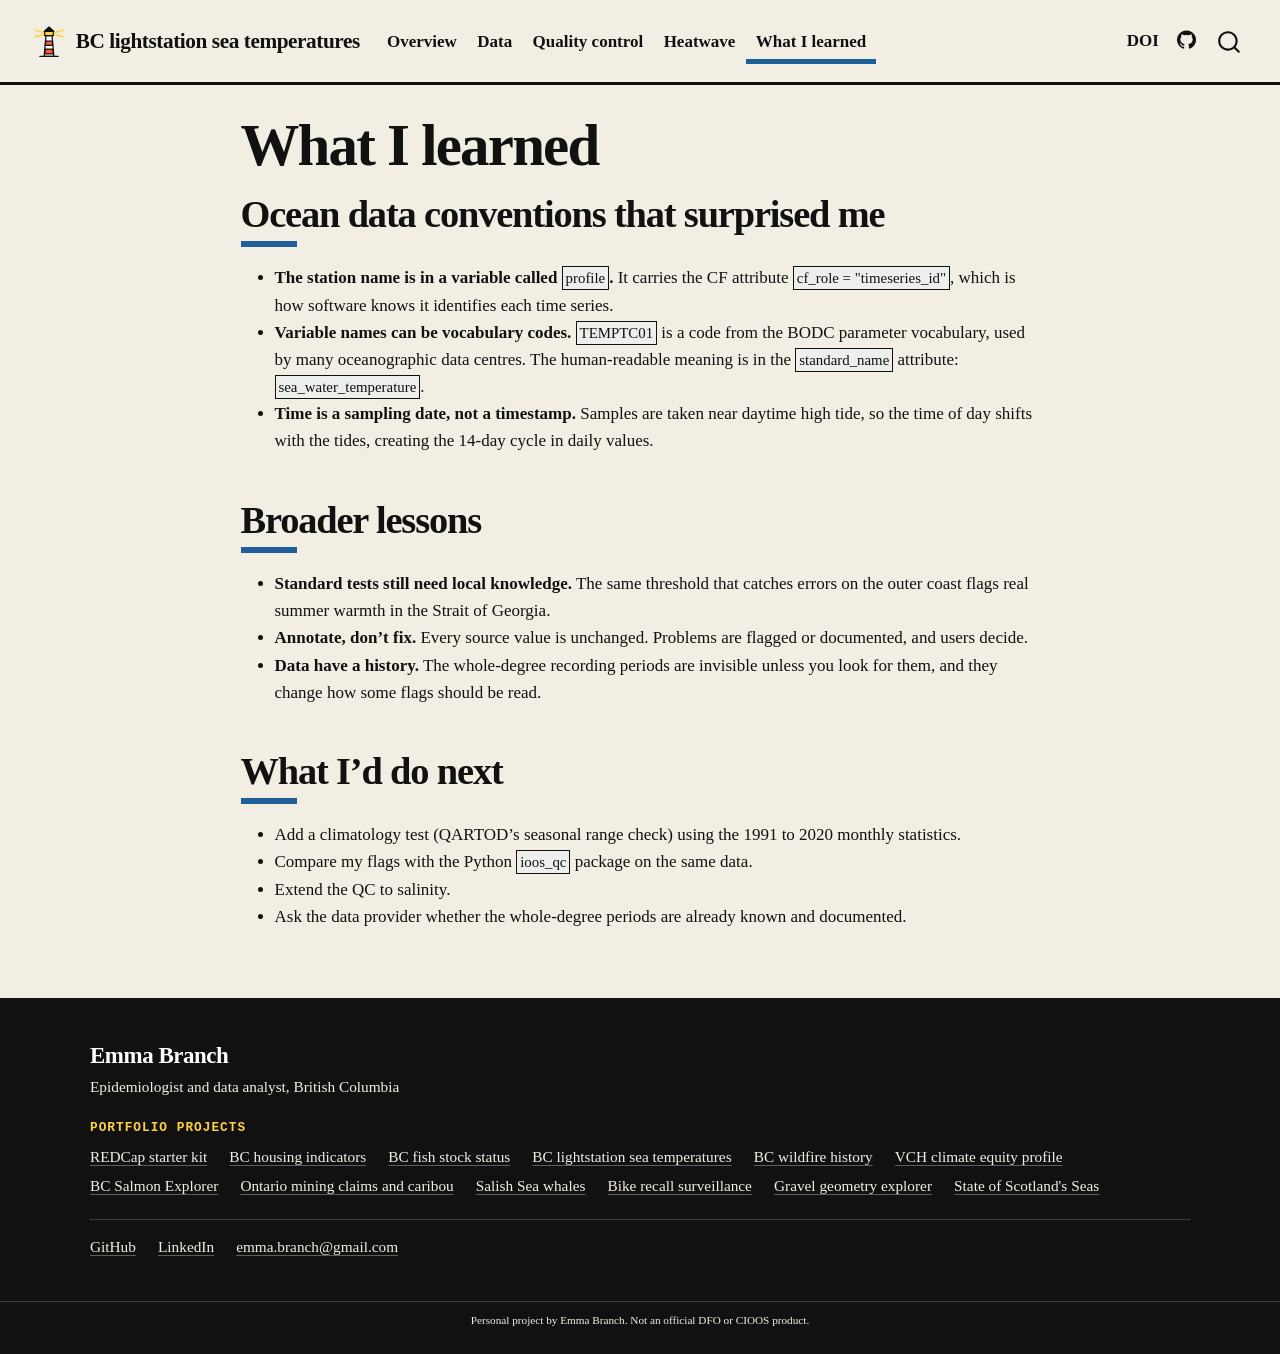
<file: learned.html>
<!DOCTYPE html>
<html xmlns="http://www.w3.org/1999/xhtml" lang="en" xml:lang="en"><head>

<meta charset="utf-8">
<meta name="generator" content="quarto-1.11.9">

<meta name="viewport" content="width=device-width, initial-scale=1.0, user-scalable=yes">


<title>What I learned – BC lightstation sea temperatures</title>
<style>
/* Default styles provided by pandoc.
** See https://pandoc.org/MANUAL.html#variables-for-html for config info.
*/
span.smallcaps{font-variant: small-caps;}
div.columns{display: flex; gap: 1.5em;}
div.column{flex: auto;}
@media screen {
div.columns{gap: min(4vw, 1.5em);}
div.column{overflow-x: auto;}
}
div.hanging-indent{margin-left: 1.5em; text-indent: -1.5em;}
ul.task-list{list-style: none;}
ul.task-list li input[type="checkbox"] {
  width: 0.8em;
  margin: 0 0.8em 0.2em -1em; /* quarto-specific, see https://github.com/quarto-dev/quarto-cli/issues/4556 */ 
  vertical-align: middle;
}
</style>


<script src="site_libs/quarto-nav/quarto-nav.js"></script>
<script src="site_libs/quarto-nav/headroom.min.js"></script>
<script src="site_libs/clipboard/clipboard.min.js"></script>
<script src="site_libs/quarto-search/autocomplete.umd.js"></script>
<script src="site_libs/quarto-search/fuse.min.js"></script>
<script src="site_libs/quarto-search/quarto-search.js"></script>
<meta name="quarto:offset" content="./">
<link href="./images/favicon.png" rel="icon" type="image/png">
<script src="site_libs/quarto-html/quarto.js" type="module"></script>
<script src="site_libs/quarto-html/tabsets/tabsets.js" type="module"></script>
<script src="site_libs/quarto-html/scrollable-regions/scrollable-regions.js" type="module"></script>
<script src="site_libs/quarto-html/popper.min.js"></script>
<script src="site_libs/quarto-html/tippy.umd.min.js"></script>
<script src="site_libs/quarto-html/anchor.min.js"></script>
<link href="site_libs/quarto-html/tippy.css" rel="stylesheet">
<link href="site_libs/quarto-html/quarto-syntax-highlighting-06df27c8158acedd5d263560cd4ba62e.css" rel="stylesheet" class="quarto-color-scheme" id="quarto-text-highlighting-styles">
<link href="site_libs/quarto-html/quarto-syntax-highlighting-dark-07e23dae4c3757ea2bcd5d8a79ca1ee5.css" rel="stylesheet" class="quarto-color-scheme quarto-color-alternate" id="quarto-text-highlighting-styles">
<link href="site_libs/quarto-html/quarto-syntax-highlighting-06df27c8158acedd5d263560cd4ba62e.css" rel="stylesheet" class="quarto-color-scheme-extra" id="quarto-text-highlighting-styles">
<script src="site_libs/bootstrap/bootstrap.min.js"></script>
<link href="site_libs/bootstrap/bootstrap-icons.css" rel="stylesheet">
<link href="site_libs/bootstrap/bootstrap-e4be72cad4f3063abbf0efa51ae3df64.min.css" rel="stylesheet" append-hash="true" class="quarto-color-scheme" id="quarto-bootstrap" data-mode="light">
<link href="site_libs/bootstrap/bootstrap-dark-5f3032060d82a261e27b7f6d129893a0.min.css" rel="stylesheet" append-hash="true" class="quarto-color-scheme quarto-color-alternate" id="quarto-bootstrap" data-mode="light">
<link href="site_libs/bootstrap/bootstrap-e4be72cad4f3063abbf0efa51ae3df64.min.css" rel="stylesheet" append-hash="true" class="quarto-color-scheme-extra" id="quarto-bootstrap" data-mode="light">
<script id="quarto-search-options" type="application/json">{
  "location": "navbar",
  "copy-button": false,
  "collapse-after": 3,
  "panel-placement": "end",
  "type": "overlay",
  "limit": 50,
  "keyboard-shortcut": [
    "f",
    "/",
    "s"
  ],
  "show-item-context": false,
  "language": {
    "search-no-results-text": "No results",
    "search-matching-documents-text": "matching documents",
    "search-copy-link-title": "Copy link to search",
    "search-hide-matches-text": "Hide additional matches",
    "search-more-match-text": "more match in this document",
    "search-more-matches-text": "more matches in this document",
    "search-clear-button-title": "Clear",
    "search-text-placeholder": "",
    "search-detached-cancel-button-title": "Cancel",
    "search-submit-button-title": "Submit",
    "search-label": "Search"
  }
}</script>


<link rel="stylesheet" href="styles.css">
</head>

<body class="nav-fixed fullcontent quarto-light"><a id="quarto-skip-link" class="visually-hidden-focusable" href="#quarto-document-content">Skip to main content</a>

<div id="quarto-search-results"></div>
  <header id="quarto-header" class="headroom fixed-top">
    <nav class="navbar navbar-expand-lg " data-bs-theme="dark" aria-label="Site">
      <div class="navbar-container container-fluid">
      <div class="navbar-brand-container mx-auto">
    <a href="./index.html" class="navbar-brand navbar-brand-logo">
    <img src="./images/motif.svg" alt="" class="navbar-logo light-content">
    <img src="./images/motif.svg" alt="" class="navbar-logo dark-content">
    </a>
    <a class="navbar-brand" href="./index.html">
    <span class="navbar-title">BC lightstation sea temperatures</span>
    </a>
  </div>
          <button class="navbar-toggler" type="button" data-bs-toggle="collapse" data-bs-target="#navbarCollapse" aria-controls="navbarCollapse" aria-expanded="false" aria-label="Toggle navigation" onclick="if (window.quartoToggleHeadroom) { window.quartoToggleHeadroom(); }">
  <span class="navbar-toggler-icon"></span>
</button>
          <div class="collapse navbar-collapse" id="navbarCollapse">
            <ul class="navbar-nav navbar-nav-scroll me-auto">
  <li class="nav-item">
    <a class="nav-link" href="./index.html"> 
<span class="menu-text">Overview</span></a>
  </li>  
  <li class="nav-item">
    <a class="nav-link" href="./data.html"> 
<span class="menu-text">Data</span></a>
  </li>  
  <li class="nav-item">
    <a class="nav-link" href="./quality-control.html"> 
<span class="menu-text">Quality control</span></a>
  </li>  
  <li class="nav-item">
    <a class="nav-link" href="./heatwave.html"> 
<span class="menu-text">Heatwave</span></a>
  </li>  
  <li class="nav-item">
    <a class="nav-link active" href="./learned.html" aria-current="page"> 
<span class="menu-text">What I learned</span></a>
  </li>  
</ul>
            <ul class="navbar-nav navbar-nav-scroll ms-auto">
  <li class="nav-item">
    <a class="nav-link" href="https://doi.org/10.5281/zenodo.24326157"> 
<span class="menu-text">DOI</span></a>
  </li>  
  <li class="nav-item compact">
    <a class="nav-link" href="https://github.com/emmabranch/bc-lightstation-qc"> <i class="bi bi-github" role="img">
</i> 
<span class="menu-text"></span></a>
  </li>  
</ul>
          </div> <!-- /navcollapse -->
            <div class="quarto-navbar-tools">
</div>
            <div id="quarto-search" class="" title="Search"></div>
      </div> <!-- /container-fluid -->
    </nav>
</header>
<!-- content -->
<div id="quarto-content" class="quarto-container page-columns page-rows-contents page-layout-article page-navbar">
<!-- sidebar -->
<!-- margin-sidebar -->
    
<!-- main -->
<main class="content" id="quarto-document-content" tabindex="-1">

<header id="title-block-header" class="quarto-title-block default">
<div class="quarto-title">
<h1 class="title">What I learned</h1>
</div>



<div class="quarto-title-meta">

    
  
    
  </div>
  


</header>


<section id="ocean-data-conventions-that-surprised-me" class="level2">
<h2 class="anchored" data-anchor-id="ocean-data-conventions-that-surprised-me">Ocean data conventions that surprised me</h2>
<ul>
<li><strong>The station name is in a variable called <code>profile</code>.</strong> It carries the CF attribute <code>cf_role = "timeseries_id"</code>, which is how software knows it identifies each time series.</li>
<li><strong>Variable names can be vocabulary codes.</strong> <code>TEMPTC01</code> is a code from the BODC parameter vocabulary, used by many oceanographic data centres. The human-readable meaning is in the <code>standard_name</code> attribute: <code>sea_water_temperature</code>.</li>
<li><strong>Time is a sampling date, not a timestamp.</strong> Samples are taken near daytime high tide, so the time of day shifts with the tides, creating the 14-day cycle in daily values.</li>
</ul>
</section>
<section id="broader-lessons" class="level2">
<h2 class="anchored" data-anchor-id="broader-lessons">Broader lessons</h2>
<ul>
<li><strong>Standard tests still need local knowledge.</strong> The same threshold that catches errors on the outer coast flags real summer warmth in the Strait of Georgia.</li>
<li><strong>Annotate, don’t fix.</strong> Every source value is unchanged. Problems are flagged or documented, and users decide.</li>
<li><strong>Data have a history.</strong> The whole-degree recording periods are invisible unless you look for them, and they change how some flags should be read.</li>
</ul>
</section>
<section id="what-id-do-next" class="level2">
<h2 class="anchored" data-anchor-id="what-id-do-next">What I’d do next</h2>
<ul>
<li>Add a climatology test (QARTOD’s seasonal range check) using the 1991 to 2020 monthly statistics.</li>
<li>Compare my flags with the Python <code>ioos_qc</code> package on the same data.</li>
<li>Extend the QC to salinity.</li>
<li>Ask the data provider whether the whole-degree periods are already known and documented.</li>
</ul>


</section>

</main> <!-- /main -->
<!-- Shared portfolio footer. Master copy: /Users/ecox/projects/_brand-kit/footer.html -->
<footer class="eb-footer" role="contentinfo">
  <div class="eb-footer-inner">
    <div class="eb-footer-name">Emma Branch</div>
    <div class="eb-footer-tag">Epidemiologist and data analyst, British Columbia</div>
    <div class="eb-footer-heading">Portfolio projects</div>
    <nav class="eb-footer-projects" aria-label="Portfolio projects">
      <a href="https://emmabranch.github.io/redcap-starter-kit/">REDCap starter kit</a>
      <a href="https://emmabranch.github.io/bc-housing-indicators/">BC housing indicators</a>
      <a href="https://emmabranch.github.io/bc-fish-stock-status/">BC fish stock status</a>
      <a href="https://emmabranch.github.io/bc-lightstation-qc/">BC lightstation sea temperatures</a>
      <a href="https://emmabranch.github.io/bc-wildfire-bigquery/">BC wildfire history</a>
      <a href="https://emmabranch.github.io/vch-climate-equity-profile/">VCH climate equity profile</a>
      <a href="https://emmabranch.shinyapps.io/bc-salmon-explorer">BC Salmon Explorer</a>
      <a href="https://emmabranch.github.io/ontario-claims-caribou/">Ontario mining claims and caribou</a>
      <a href="https://emmabranch.github.io/salish-sea-whales/">Salish Sea whales</a>
      <a href="https://emmabranch.github.io/bike-recall-surveillance/">Bike recall surveillance</a>
      <a href="https://emmabranch.github.io/gravel-geometry/">Gravel geometry explorer</a>
      <a href="https://emmabranch.github.io/scotland-seas-indicators/">State of Scotland's Seas</a>
    </nav>
    <div class="eb-footer-contact">
      <a href="https://github.com/emmabranch">GitHub</a>
      <a href="https://www.linkedin.com/in/embranch/">LinkedIn</a>
      <a href="mailto:emma.branch@gmail.com">emma.branch@gmail.com</a>
    </div>
  </div>
</footer>
<script>
  /* Quarto places included HTML inside the page layout. Move the top bar
     and footer to the edges of the page so they span the full width. */
  document.addEventListener("DOMContentLoaded", function () {
    var bar = document.querySelector(".eb-topbar");
    if (bar) document.body.insertBefore(bar, document.body.firstChild);
    /* Optional hero for single-page reports (report-hero.html): put it
       straight after the top bar, above the report itself. */
    var rhero = document.querySelector(".eb-report-hero");
    if (rhero) {
      if (bar) bar.parentNode.insertBefore(rhero, bar.nextSibling);
      else document.body.insertBefore(rhero, document.body.firstChild);
      document.body.classList.add("has-report-hero");
      /* The report card is lifted over the hero, which makes each section's
         offsetTop relative to the card instead of the page. Quarto's table of
         contents reads offsetTop, so give each section its true page position. */
      document.querySelectorAll("main.content section[id]").forEach(function (sec) {
        Object.defineProperty(sec, "offsetTop", {
          configurable: true,
          get: function () { return this.getBoundingClientRect().top + window.scrollY; }
        });
      });
      /* Optional background stripes drawn by R inside the report
         (a div with class "eb-hero-stripes"): move them into the hero. */
      var stripes = document.querySelector(".eb-hero-stripes");
      if (stripes) { stripes.classList.add("hero-bg"); rhero.insertBefore(stripes, rhero.firstChild); }
    }
    var foot = document.querySelector(".eb-footer");
    if (foot) {
      /* On websites, put it just above Quarto's own footer (which holds the
         project disclaimer); otherwise at the very end of the page. */
      var qfoot = document.querySelector("footer.footer");
      if (qfoot) qfoot.parentNode.insertBefore(foot, qfoot);
      else document.body.appendChild(foot);
    }
    /* On phones, close the navbar menu after a link is tapped. Links to a
       section of the same page don't reload it, so the menu would stay open. */
    document.querySelectorAll(".navbar-collapse .nav-link:not(.dropdown-toggle)").forEach(function (link) {
      link.addEventListener("click", function () {
        var menu = document.querySelector(".navbar-collapse.show");
        if (menu && window.bootstrap) window.bootstrap.Collapse.getOrCreateInstance(menu).hide();
      });
    });
    /* Hide Quarto's empty footer columns so they don't add space on phones */
    document.querySelectorAll(".nav-footer-left, .nav-footer-right").forEach(function (el) {
      if (!el.children.length && !el.textContent.replace(/[\s\u00a0]/g, "")) el.style.display = "none";
    });
  });
</script>
<script id="quarto-html-after-body" type="application/javascript">
  window.document.addEventListener("DOMContentLoaded", function (event) {
    const icon = "";
    const anchorJS = new window.AnchorJS();
    anchorJS.options = {
      placement: 'right',
      icon: icon
    };
    anchorJS.add('.anchored');
    const isCodeAnnotation = (el) => {
      for (const clz of el.classList) {
        if (clz.startsWith('code-annotation-')) {                     
          return true;
        }
      }
      return false;
    }
    const onCopySuccess = function(e) {
      // button target
      const button = e.trigger;
      // don't keep focus
      button.blur();
      // flash "checked"
      button.classList.add('code-copy-button-checked');
      var currentTitle = button.getAttribute("title");
      button.setAttribute("title", "Copied!");
      let tooltip;
      if (window.bootstrap) {
        button.setAttribute("data-bs-toggle", "tooltip");
        button.setAttribute("data-bs-placement", "left");
        button.setAttribute("data-bs-title", "Copied!");
        tooltip = new bootstrap.Tooltip(button, 
          { trigger: "manual", 
            customClass: "code-copy-button-tooltip",
            offset: [0, -8]});
        tooltip.show();    
      }
      setTimeout(function() {
        if (tooltip) {
          tooltip.hide();
          button.removeAttribute("data-bs-title");
          button.removeAttribute("data-bs-toggle");
          button.removeAttribute("data-bs-placement");
        }
        button.setAttribute("title", currentTitle);
        button.classList.remove('code-copy-button-checked');
      }, 1000);
      // clear code selection
      e.clearSelection();
    }
    const getTextToCopy = function(trigger) {
      const outerScaffold = trigger.parentElement.cloneNode(true);
      const codeEl = outerScaffold.querySelector('code');
      for (const childEl of codeEl.children) {
        if (isCodeAnnotation(childEl)) {
          childEl.remove();
        }
      }
      return codeEl.innerText;
    }
    const clipboard = new window.ClipboardJS('.code-copy-button:not([data-in-quarto-modal])', {
      text: getTextToCopy
    });
    clipboard.on('success', onCopySuccess);
    if (window.document.getElementById('quarto-embedded-source-code-modal')) {
      const clipboardModal = new window.ClipboardJS('.code-copy-button[data-in-quarto-modal]', {
        text: getTextToCopy,
        container: window.document.getElementById('quarto-embedded-source-code-modal')
      });
      clipboardModal.on('success', onCopySuccess);
    }
      var localhostRegex = new RegExp(/^(?:http|https):\/\/localhost\:?[0-9]*\//);
      var mailtoRegex = new RegExp(/^mailto:/);
        var filterRegex = new RegExp("https:\/\/emmabranch\.github\.io\/bc-lightstation-qc\/");
      var isInternal = (href) => {
          return filterRegex.test(href) || localhostRegex.test(href) || mailtoRegex.test(href);
      }
      // Inspect non-navigation links and adorn them if external
      window.quartoDecorateExternalLinks = function (root) {
     var links = (root || window.document).querySelectorAll('a[href]:not(.nav-link):not(.navbar-brand):not(.toc-action):not(.sidebar-link):not(.sidebar-item-toggle):not(.pagination-link):not(.no-external):not([aria-hidden]):not(.dropdown-item):not(.quarto-navigation-tool):not(.about-link)');
      for (var i=0; i<links.length; i++) {
        const link = links[i];
        if (!isInternal(link.href)) {
          // undo the damage that might have been done by quarto-nav.js in the case of
          // links that we want to consider external
          if (link.dataset.originalHref !== undefined) {
            link.href = link.dataset.originalHref;
          }
          if (!link.classList.contains('no-external-icon')) {
          }
        }
      }
      };
      window.quartoDecorateExternalLinks(window.document);
    // Esc closes the popup (WCAG 1.4.13) and focus leaving both trigger and
    // popup closes it (WCAG 2.4.11); tippy handles neither for interactive popups.
    const hideOnEscAndFocusOut = {
      name: 'hideOnEscAndFocusOut',
      defaultValue: true,
      fn(instance) {
        const dismiss = () => {
          // A show scheduled by the trigger delay would otherwise reopen it
          instance.clearDelayTimeouts();
          instance.hide();
        };
        const onKeyDown = (event) => {
          if (event.key !== 'Escape') {
            return;
          }
          // Keep Esc from also reaching page handlers (e.g. reveal.js overview),
          // except an open reveal.js slide menu, which Esc should close too.
          // The menu handles keys only when its keyboard option is on.
          const menuHandlesEsc = window.Reveal?.getPlugin?.('menu')?.isOpen() &&
            window.Reveal.getConfig().menu?.keyboard !== false;
          if (!menuHandlesEsc) {
            event.stopPropagation();
          }
          if (instance.popper.contains(window.document.activeElement)) {
            // Disabled while refocusing so the focus trigger does not reopen it
            instance.disable();
            instance.reference.focus();
            instance.enable();
          }
          dismiss();
        };
        const onFocusOut = (event) => {
          const target = event.relatedTarget;
          if (target && !instance.reference.contains(target) &&
              !instance.popper.contains(target)) {
            dismiss();
          }
        };
        // On the trigger too: a click trigger (code-annotations: select) has no
        // blur handling. Attached for the instance's lifetime so leaving the
        // trigger also cancels a show still pending on the trigger delay.
        instance.reference.addEventListener('focusout', onFocusOut);
        return {
          onShow() {
            window.document.addEventListener('keydown', onKeyDown, true);
            instance.popper.addEventListener('focusout', onFocusOut);
          },
          onHide() {
            window.document.removeEventListener('keydown', onKeyDown, true);
            instance.popper.removeEventListener('focusout', onFocusOut);
          },
          onDestroy() {
            instance.reference.removeEventListener('focusout', onFocusOut);
          },
        };
      },
    };
    function tippyHover(el, contentFn, onTriggerFn, onUntriggerFn) {
      const config = {
        allowHTML: true,
        maxWidth: 500,
        delay: 100,
        arrow: false,
        appendTo: function(el) {
            return el.parentElement;
        },
        interactive: true,
        interactiveBorder: 10,
        theme: 'quarto',
        placement: 'bottom-start',
        plugins: [hideOnEscAndFocusOut],
      };
      if (contentFn) {
        config.content = contentFn;
      }
      if (onTriggerFn) {
        config.onTrigger = onTriggerFn;
      }
      if (onUntriggerFn) {
        config.onUntrigger = onUntriggerFn;
      }
      window.tippy(el, config); 
    }
    const noterefs = window.document.querySelectorAll('a[role="doc-noteref"]');
    for (var i=0; i<noterefs.length; i++) {
      const ref = noterefs[i];
      tippyHover(ref, function() {
        // use id or data attribute instead here
        let href = ref.getAttribute('data-footnote-href') || ref.getAttribute('href');
        try { href = new URL(href).hash; } catch {}
        const id = href.replace(/^#\/?/, "");
        const note = window.document.getElementById(id);
        if (note) {
          return note.innerHTML;
        } else {
          return "";
        }
      });
    }
    const xrefs = window.document.querySelectorAll('a.quarto-xref');
    const processXRef = (id, note) => {
      // Strip column container classes
      const stripColumnClz = (el) => {
        el.classList.remove("page-full", "page-columns");
        if (el.children) {
          for (const child of el.children) {
            stripColumnClz(child);
          }
        }
      }
      stripColumnClz(note)
      if (id === null || id.startsWith('sec-')) {
        // Special case sections, only their first couple elements
        const container = document.createElement("div");
        if (note.children && note.children.length > 2) {
          container.appendChild(note.children[0].cloneNode(true));
          for (let i = 1; i < note.children.length; i++) {
            const child = note.children[i];
            if (child.tagName === "P" && child.innerText === "") {
              continue;
            } else {
              container.appendChild(child.cloneNode(true));
              break;
            }
          }
          if (window.Quarto?.typesetMath) {
            window.Quarto.typesetMath(container);
          }
          return container.innerHTML
        } else {
          if (window.Quarto?.typesetMath) {
            window.Quarto.typesetMath(note);
          }
          return note.innerHTML;
        }
      } else {
        // Remove any anchor links if they are present
        const anchorLink = note.querySelector('a.anchorjs-link');
        if (anchorLink) {
          anchorLink.remove();
        }
        if (window.Quarto?.typesetMath) {
          window.Quarto.typesetMath(note);
        }
        if (note.classList.contains("callout")) {
          return note.outerHTML;
        } else {
          return note.innerHTML;
        }
      }
    }
    for (var i=0; i<xrefs.length; i++) {
      const xref = xrefs[i];
      tippyHover(xref, undefined, function(instance) {
        instance.disable();
        let url = xref.getAttribute('href');
        let hash = undefined; 
        if (url.startsWith('#')) {
          hash = url;
        } else {
          try { hash = new URL(url).hash; } catch {}
        }
        if (hash) {
          const id = hash.replace(/^#\/?/, "");
          const note = window.document.getElementById(id);
          if (note !== null) {
            try {
              const html = processXRef(id, note.cloneNode(true));
              instance.setContent(html);
            } finally {
              instance.enable();
              instance.show();
            }
          } else {
            // See if we can fetch this
            fetch(url.split('#')[0])
            .then(res => res.text())
            .then(html => {
              const parser = new DOMParser();
              const htmlDoc = parser.parseFromString(html, "text/html");
              const note = htmlDoc.getElementById(id);
              if (note !== null) {
                const html = processXRef(id, note);
                instance.setContent(html);
              } 
            }).finally(() => {
              instance.enable();
              instance.show();
            });
          }
        } else {
          // See if we can fetch a full url (with no hash to target)
          // This is a special case and we should probably do some content thinning / targeting
          fetch(url)
          .then(res => res.text())
          .then(html => {
            const parser = new DOMParser();
            const htmlDoc = parser.parseFromString(html, "text/html");
            const note = htmlDoc.querySelector('main.content');
            if (note !== null) {
              // This should only happen for chapter cross references
              // (since there is no id in the URL)
              // remove the first header
              if (note.children.length > 0 && note.children[0].tagName === "HEADER") {
                note.children[0].remove();
              }
              const html = processXRef(null, note);
              instance.setContent(html);
            } 
          }).finally(() => {
            instance.enable();
            instance.show();
          });
        }
      }, function(instance) {
      });
    }
        let selectedAnnoteEl;
        const selectorForAnnotation = ( cell, annotation) => {
          let cellAttr = 'data-code-cell="' + cell + '"';
          let lineAttr = 'data-code-annotation="' +  annotation + '"';
          const selector = 'span[' + cellAttr + '][' + lineAttr + ']';
          return selector;
        }
        const selectCodeLines = (annoteEl) => {
          const doc = window.document;
          const targetCell = annoteEl.getAttribute("data-target-cell");
          const targetAnnotation = annoteEl.getAttribute("data-target-annotation");
          const annoteSpan = window.document.querySelector(selectorForAnnotation(targetCell, targetAnnotation));
          const lines = annoteSpan.getAttribute("data-code-lines").split(",");
          const lineIds = lines.map((line) => {
            return targetCell + "-" + line;
          })
          // Each band is positioned against its own containing block, which is
          // not the offsetParent of the lines, so place it from client rects.
          const placeBand = (band, firstEl, lastEl, codeBlock) => {
            const container = band.offsetParent;
            if (container === null) {
              return;
            }
            const containerRect = container.getBoundingClientRect();
            // Reveal.js scales slides with a transform, so convert client
            // pixels back to the CSS pixels of the container.
            const scale = containerRect.height / container.offsetHeight || 1;
            const firstRect = firstEl.getBoundingClientRect();
            const lastRect = lastEl.getBoundingClientRect();
            const top = (firstRect.top - containerRect.top) / scale - container.clientTop + container.scrollTop;
            const height = (lastRect.bottom - firstRect.top) / scale;
            band.style.top = top - 2 + "px";
            band.style.height = height + 4 + "px";
            if (codeBlock) {
              // Without the copy button wrapper, the containing block is wider
              // than the code block, so span the code block explicitly.
              const blockRect = codeBlock.getBoundingClientRect();
              band.style.left = (blockRect.left - containerRect.left) / scale - container.clientLeft + container.scrollLeft + "px";
              band.style.width = blockRect.width / scale + "px";
            }
          };
          if (lineIds.length > 0) {
            const el = window.document.getElementById(lineIds[0]);
            const lastEl = window.document.getElementById(lineIds[lineIds.length - 1]);
            const parent = el.parentElement.parentElement;
            // cook up a div (if necessary) and position it
            let div = window.document.getElementById("code-annotation-line-highlight");
            if (div === null) {
              div = window.document.createElement("div");
              div.setAttribute("id", "code-annotation-line-highlight");
              div.style.position = 'absolute';
              parent.appendChild(div);
            }
            placeBand(div, el, lastEl, parent.closest("div.sourceCode") || parent);
            let gutterDiv = window.document.getElementById("code-annotation-line-highlight-gutter");
            if (gutterDiv === null) {
              gutterDiv = window.document.createElement("div");
              gutterDiv.setAttribute("id", "code-annotation-line-highlight-gutter");
              gutterDiv.style.position = 'absolute';
              const codeCell = window.document.getElementById(targetCell);
              const gutter = codeCell.querySelector('.code-annotation-gutter');
              gutter.appendChild(gutterDiv);
            }
            placeBand(gutterDiv, el, lastEl);
            selectedAnnoteEl = annoteEl;
          }
        };
        const unselectCodeLines = () => {
          const elementsIds = ["code-annotation-line-highlight", "code-annotation-line-highlight-gutter"];
          elementsIds.forEach((elId) => {
            const div = window.document.getElementById(elId);
            if (div) {
              div.remove();
            }
          });
          selectedAnnoteEl = undefined;
        };
          // Handle positioning of the toggle
      window.addEventListener(
        "resize",
        throttle(() => {
          elRect = undefined;
          if (selectedAnnoteEl) {
            selectCodeLines(selectedAnnoteEl);
          }
        }, 10)
      );
      function throttle(fn, ms) {
      let throttle = false;
      let timer;
        return (...args) => {
          if(!throttle) { // first call gets through
              fn.apply(this, args);
              throttle = true;
          } else { // all the others get throttled
              if(timer) clearTimeout(timer); // cancel #2
              timer = setTimeout(() => {
                fn.apply(this, args);
                timer = throttle = false;
              }, ms);
          }
        };
      }
        // Attach click handler to the DT
        const annoteDls = window.document.querySelectorAll('dt[data-target-cell]');
        for (const annoteDlNode of annoteDls) {
          annoteDlNode.addEventListener('click', (event) => {
            const clickedEl = event.target;
            if (clickedEl !== selectedAnnoteEl) {
              unselectCodeLines();
              const activeEl = window.document.querySelector('dt[data-target-cell].code-annotation-active');
              if (activeEl) {
                activeEl.classList.remove('code-annotation-active');
              }
              selectCodeLines(clickedEl);
              clickedEl.classList.add('code-annotation-active');
            } else {
              // Unselect the line
              unselectCodeLines();
              clickedEl.classList.remove('code-annotation-active');
            }
          });
        }
    const findCites = (el) => {
      const parentEl = el.parentElement;
      if (parentEl) {
        const cites = parentEl.dataset.cites;
        if (cites) {
          return {
            el,
            cites: cites.split(' ')
          };
        } else {
          return findCites(el.parentElement)
        }
      } else {
        return undefined;
      }
    };
    var bibliorefs = window.document.querySelectorAll('a[role="doc-biblioref"]');
    for (var i=0; i<bibliorefs.length; i++) {
      const ref = bibliorefs[i];
      const citeInfo = findCites(ref);
      if (citeInfo) {
        tippyHover(citeInfo.el, function() {
          var popup = window.document.createElement('div');
          citeInfo.cites.forEach(function(cite) {
            var citeDiv = window.document.createElement('div');
            citeDiv.classList.add('hanging-indent');
            citeDiv.classList.add('csl-entry');
            var biblioDiv = window.document.getElementById('ref-' + cite);
            if (biblioDiv) {
              citeDiv.innerHTML = biblioDiv.innerHTML;
            }
            popup.appendChild(citeDiv);
          });
          return popup.innerHTML;
        });
      }
    }
  });
  </script>
  <script type="application/javascript">
  window.quartoScrollableRegionsLabels = {"code":"Scrollable code","output":"Scrollable output"};
  </script>
</div> <!-- /content -->
<footer class="footer">
  <div class="nav-footer">
    <div class="nav-footer-left">
      &nbsp;
    </div>   
    <div class="nav-footer-center">
<p>Personal project by Emma Branch. Not an official DFO or CIOOS product.</p>
</div>
    <div class="nav-footer-right">
      &nbsp;
    </div>
  </div>
</footer>




</body></html>
</file>
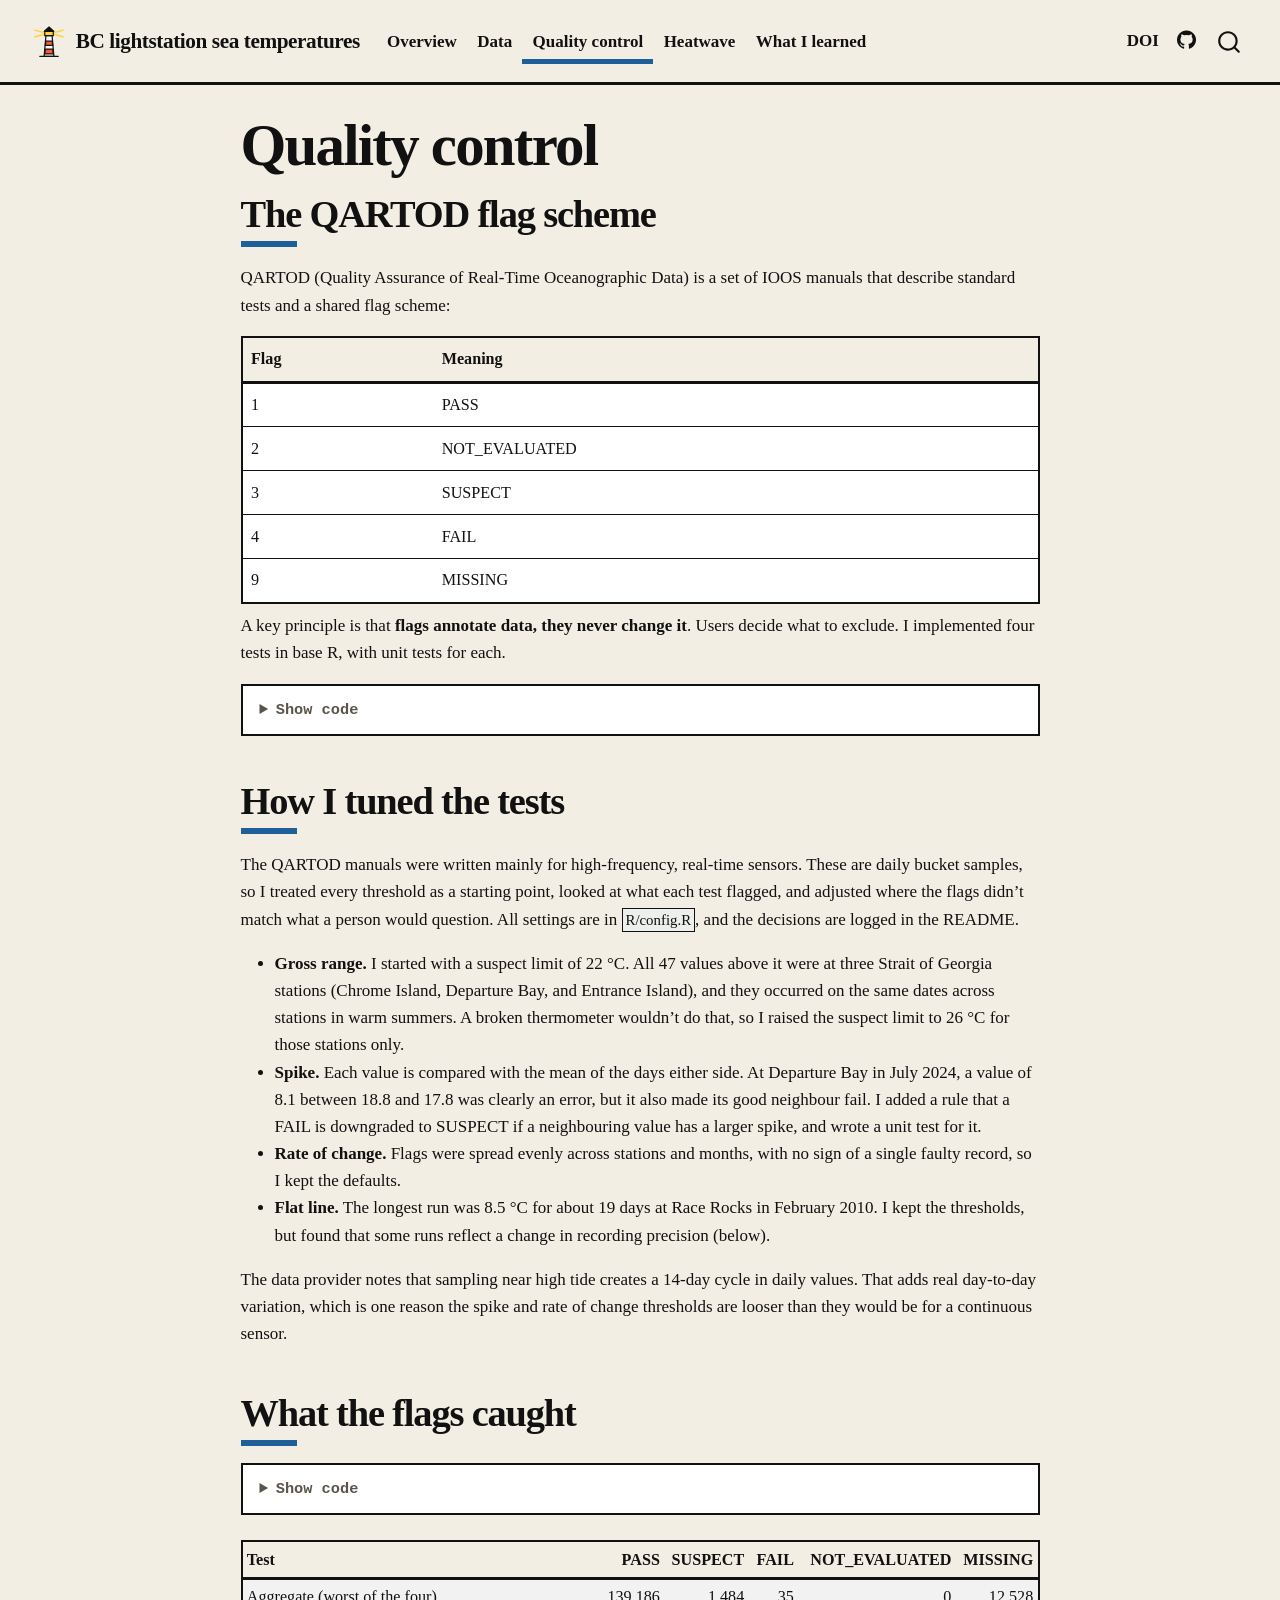
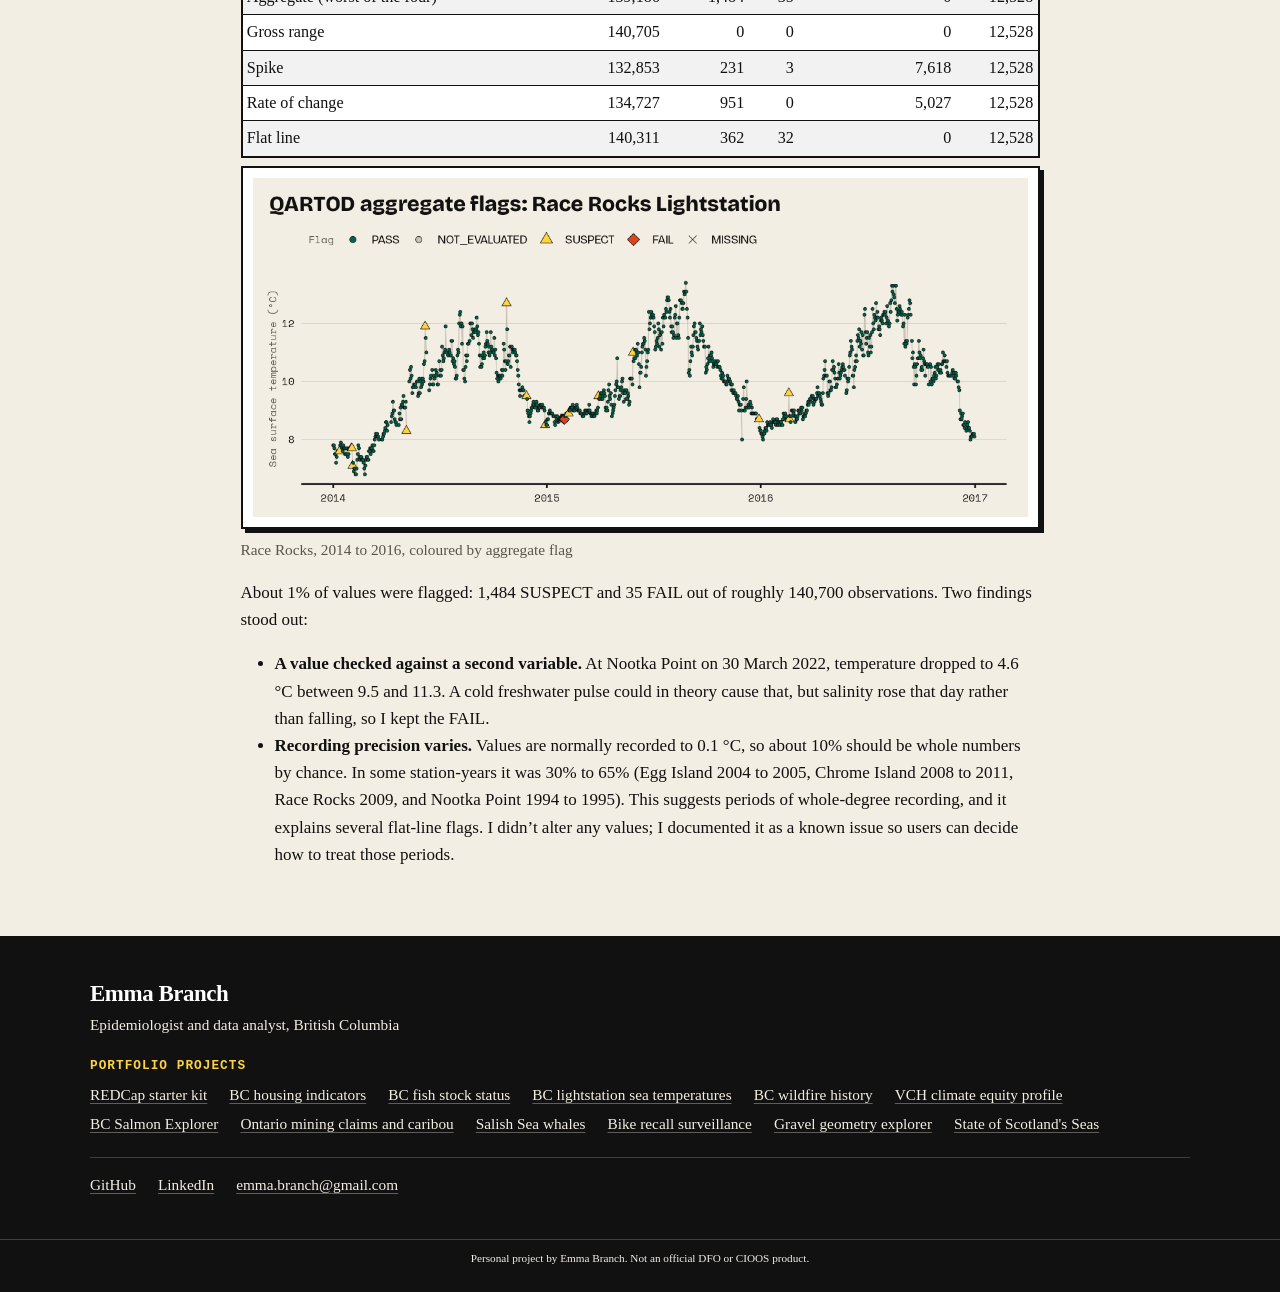
<file: quality-control.html>
<!DOCTYPE html>
<html xmlns="http://www.w3.org/1999/xhtml" lang="en" xml:lang="en"><head>

<meta charset="utf-8">
<meta name="generator" content="quarto-1.11.9">

<meta name="viewport" content="width=device-width, initial-scale=1.0, user-scalable=yes">


<title>Quality control – BC lightstation sea temperatures</title>
<style>
/* Default styles provided by pandoc.
** See https://pandoc.org/MANUAL.html#variables-for-html for config info.
*/
span.smallcaps{font-variant: small-caps;}
div.columns{display: flex; gap: 1.5em;}
div.column{flex: auto;}
@media screen {
div.columns{gap: min(4vw, 1.5em);}
div.column{overflow-x: auto;}
}
div.hanging-indent{margin-left: 1.5em; text-indent: -1.5em;}
ul.task-list{list-style: none;}
ul.task-list li input[type="checkbox"] {
  width: 0.8em;
  margin: 0 0.8em 0.2em -1em; /* quarto-specific, see https://github.com/quarto-dev/quarto-cli/issues/4556 */ 
  vertical-align: middle;
}
/* CSS for syntax highlighting */
html { -webkit-text-size-adjust: 100%; }
pre > code.sourceCode { white-space: pre; position: relative; }
pre > code.sourceCode > span { display: inline-block; line-height: 1.25; }
pre > code.sourceCode > span:empty { height: 1.2em; }
.sourceCode { overflow: visible; }
code.sourceCode > span { color: inherit; text-decoration: inherit; }
div.sourceCode { margin: 1em 0; }
pre.sourceCode { margin: 0; }
@media screen {
div.sourceCode { overflow: auto; }
}
@media print {
pre > code.sourceCode { white-space: pre-wrap; }
pre > code.sourceCode > span { text-indent: -5em; padding-left: 5em; }
}
pre.numberSource code
  { counter-reset: source-line 0; }
pre.numberSource code > span
  { position: relative; left: -4em; counter-increment: source-line; }
pre.numberSource code > span > a:first-child::before
  { content: counter(source-line);
    position: relative; left: -1em; text-align: right; vertical-align: baseline;
    border: none; display: inline-block;
    -webkit-touch-callout: none; -webkit-user-select: none;
    -khtml-user-select: none; -moz-user-select: none;
    -ms-user-select: none; user-select: none;
    padding: 0 4px; width: 4em;
  }
pre.numberSource { margin-left: 3em;  padding-left: 4px; }
div.sourceCode
  {   }
@media screen {
pre > code.sourceCode > span > a:first-child::before { text-decoration: underline; }
}
</style>


<script src="site_libs/quarto-nav/quarto-nav.js"></script>
<script src="site_libs/quarto-nav/headroom.min.js"></script>
<script src="site_libs/clipboard/clipboard.min.js"></script>
<script src="site_libs/quarto-search/autocomplete.umd.js"></script>
<script src="site_libs/quarto-search/fuse.min.js"></script>
<script src="site_libs/quarto-search/quarto-search.js"></script>
<meta name="quarto:offset" content="./">
<link href="./images/favicon.png" rel="icon" type="image/png">
<script src="site_libs/quarto-html/quarto.js" type="module"></script>
<script src="site_libs/quarto-html/tabsets/tabsets.js" type="module"></script>
<script src="site_libs/quarto-html/scrollable-regions/scrollable-regions.js" type="module"></script>
<script src="site_libs/quarto-html/popper.min.js"></script>
<script src="site_libs/quarto-html/tippy.umd.min.js"></script>
<script src="site_libs/quarto-html/anchor.min.js"></script>
<link href="site_libs/quarto-html/tippy.css" rel="stylesheet">
<link href="site_libs/quarto-html/quarto-syntax-highlighting-06df27c8158acedd5d263560cd4ba62e.css" rel="stylesheet" class="quarto-color-scheme" id="quarto-text-highlighting-styles">
<link href="site_libs/quarto-html/quarto-syntax-highlighting-dark-07e23dae4c3757ea2bcd5d8a79ca1ee5.css" rel="stylesheet" class="quarto-color-scheme quarto-color-alternate" id="quarto-text-highlighting-styles">
<link href="site_libs/quarto-html/quarto-syntax-highlighting-06df27c8158acedd5d263560cd4ba62e.css" rel="stylesheet" class="quarto-color-scheme-extra" id="quarto-text-highlighting-styles">
<script src="site_libs/bootstrap/bootstrap.min.js"></script>
<link href="site_libs/bootstrap/bootstrap-icons.css" rel="stylesheet">
<link href="site_libs/bootstrap/bootstrap-e4be72cad4f3063abbf0efa51ae3df64.min.css" rel="stylesheet" append-hash="true" class="quarto-color-scheme" id="quarto-bootstrap" data-mode="light">
<link href="site_libs/bootstrap/bootstrap-dark-5f3032060d82a261e27b7f6d129893a0.min.css" rel="stylesheet" append-hash="true" class="quarto-color-scheme quarto-color-alternate" id="quarto-bootstrap" data-mode="light">
<link href="site_libs/bootstrap/bootstrap-e4be72cad4f3063abbf0efa51ae3df64.min.css" rel="stylesheet" append-hash="true" class="quarto-color-scheme-extra" id="quarto-bootstrap" data-mode="light">
<script id="quarto-search-options" type="application/json">{
  "location": "navbar",
  "copy-button": false,
  "collapse-after": 3,
  "panel-placement": "end",
  "type": "overlay",
  "limit": 50,
  "keyboard-shortcut": [
    "f",
    "/",
    "s"
  ],
  "show-item-context": false,
  "language": {
    "search-no-results-text": "No results",
    "search-matching-documents-text": "matching documents",
    "search-copy-link-title": "Copy link to search",
    "search-hide-matches-text": "Hide additional matches",
    "search-more-match-text": "more match in this document",
    "search-more-matches-text": "more matches in this document",
    "search-clear-button-title": "Clear",
    "search-text-placeholder": "",
    "search-detached-cancel-button-title": "Cancel",
    "search-submit-button-title": "Submit",
    "search-label": "Search"
  }
}</script>


<link rel="stylesheet" href="styles.css">
</head>

<body class="nav-fixed fullcontent quarto-light"><a id="quarto-skip-link" class="visually-hidden-focusable" href="#quarto-document-content">Skip to main content</a>

<div id="quarto-search-results"></div>
  <header id="quarto-header" class="headroom fixed-top">
    <nav class="navbar navbar-expand-lg " data-bs-theme="dark" aria-label="Site">
      <div class="navbar-container container-fluid">
      <div class="navbar-brand-container mx-auto">
    <a href="./index.html" class="navbar-brand navbar-brand-logo">
    <img src="./images/motif.svg" alt="" class="navbar-logo light-content">
    <img src="./images/motif.svg" alt="" class="navbar-logo dark-content">
    </a>
    <a class="navbar-brand" href="./index.html">
    <span class="navbar-title">BC lightstation sea temperatures</span>
    </a>
  </div>
          <button class="navbar-toggler" type="button" data-bs-toggle="collapse" data-bs-target="#navbarCollapse" aria-controls="navbarCollapse" aria-expanded="false" aria-label="Toggle navigation" onclick="if (window.quartoToggleHeadroom) { window.quartoToggleHeadroom(); }">
  <span class="navbar-toggler-icon"></span>
</button>
          <div class="collapse navbar-collapse" id="navbarCollapse">
            <ul class="navbar-nav navbar-nav-scroll me-auto">
  <li class="nav-item">
    <a class="nav-link" href="./index.html"> 
<span class="menu-text">Overview</span></a>
  </li>  
  <li class="nav-item">
    <a class="nav-link" href="./data.html"> 
<span class="menu-text">Data</span></a>
  </li>  
  <li class="nav-item">
    <a class="nav-link active" href="./quality-control.html" aria-current="page"> 
<span class="menu-text">Quality control</span></a>
  </li>  
  <li class="nav-item">
    <a class="nav-link" href="./heatwave.html"> 
<span class="menu-text">Heatwave</span></a>
  </li>  
  <li class="nav-item">
    <a class="nav-link" href="./learned.html"> 
<span class="menu-text">What I learned</span></a>
  </li>  
</ul>
            <ul class="navbar-nav navbar-nav-scroll ms-auto">
  <li class="nav-item">
    <a class="nav-link" href="https://doi.org/10.5281/zenodo.24326157"> 
<span class="menu-text">DOI</span></a>
  </li>  
  <li class="nav-item compact">
    <a class="nav-link" href="https://github.com/emmabranch/bc-lightstation-qc"> <i class="bi bi-github" role="img">
</i> 
<span class="menu-text"></span></a>
  </li>  
</ul>
          </div> <!-- /navcollapse -->
            <div class="quarto-navbar-tools">
</div>
            <div id="quarto-search" class="" title="Search"></div>
      </div> <!-- /container-fluid -->
    </nav>
</header>
<!-- content -->
<div id="quarto-content" class="quarto-container page-columns page-rows-contents page-layout-article page-navbar">
<!-- sidebar -->
<!-- margin-sidebar -->
    
<!-- main -->
<main class="content" id="quarto-document-content" tabindex="-1">

<header id="title-block-header" class="quarto-title-block default">
<div class="quarto-title">
<h1 class="title">Quality control</h1>
</div>



<div class="quarto-title-meta">

    
  
    
  </div>
  


</header>


<section id="the-qartod-flag-scheme" class="level2">
<h2 class="anchored" data-anchor-id="the-qartod-flag-scheme">The QARTOD flag scheme</h2>
<p>QARTOD (Quality Assurance of Real-Time Oceanographic Data) is a set of IOOS manuals that describe standard tests and a shared flag scheme:</p>
<table class="caption-top table">
<thead>
<tr class="header">
<th>Flag</th>
<th>Meaning</th>
</tr>
</thead>
<tbody>
<tr class="odd">
<td>1</td>
<td>PASS</td>
</tr>
<tr class="even">
<td>2</td>
<td>NOT_EVALUATED</td>
</tr>
<tr class="odd">
<td>3</td>
<td>SUSPECT</td>
</tr>
<tr class="even">
<td>4</td>
<td>FAIL</td>
</tr>
<tr class="odd">
<td>9</td>
<td>MISSING</td>
</tr>
</tbody>
</table>
<p>A key principle is that <strong>flags annotate data, they never change it</strong>. Users decide what to exclude. I implemented four tests in base R, with unit tests for each.</p>
<div class="cell">
<details class="code-fold">
<summary>Show code</summary>
<div class="code-copy-outer-scaffold"><div class="sourceCode cell-code" id="cb1"><pre class="sourceCode r code-with-copy"><code class="sourceCode r"><span id="cb1-1"><a href="#cb1-1" aria-hidden="true" tabindex="-1"></a><span class="co"># qartod.R</span></span>
<span id="cb1-2"><a href="#cb1-2" aria-hidden="true" tabindex="-1"></a><span class="co"># Base-R implementations of four IOOS QARTOD tests, adapted for DAILY</span></span>
<span id="cb1-3"><a href="#cb1-3" aria-hidden="true" tabindex="-1"></a><span class="co"># lightstation sea surface temperature (BCSOP_daily on CIOOS Pacific ERDDAP).</span></span>
<span id="cb1-4"><a href="#cb1-4" aria-hidden="true" tabindex="-1"></a><span class="co">#</span></span>
<span id="cb1-5"><a href="#cb1-5" aria-hidden="true" tabindex="-1"></a><span class="co"># QARTOD flag scheme (IOOS / UNESCO-IOC primary level flags):</span></span>
<span id="cb1-6"><a href="#cb1-6" aria-hidden="true" tabindex="-1"></a><span class="co">#   1 = PASS            data passed the test</span></span>
<span id="cb1-7"><a href="#cb1-7" aria-hidden="true" tabindex="-1"></a><span class="co">#   2 = NOT_EVALUATED   test could not be run (e.g., neighbours missing)</span></span>
<span id="cb1-8"><a href="#cb1-8" aria-hidden="true" tabindex="-1"></a><span class="co">#   3 = SUSPECT         questionable, keep but review</span></span>
<span id="cb1-9"><a href="#cb1-9" aria-hidden="true" tabindex="-1"></a><span class="co">#   4 = FAIL            data judged bad</span></span>
<span id="cb1-10"><a href="#cb1-10" aria-hidden="true" tabindex="-1"></a><span class="co">#   9 = MISSING         no observation</span></span>
<span id="cb1-11"><a href="#cb1-11" aria-hidden="true" tabindex="-1"></a><span class="co">#</span></span>
<span id="cb1-12"><a href="#cb1-12" aria-hidden="true" tabindex="-1"></a><span class="co"># Important caveat: the QARTOD manuals were written mainly for real-time,</span></span>
<span id="cb1-13"><a href="#cb1-13" aria-hidden="true" tabindex="-1"></a><span class="co"># high-frequency sensor data. Applying them to daily bucket samples is an</span></span>
<span id="cb1-14"><a href="#cb1-14" aria-hidden="true" tabindex="-1"></a><span class="co"># adaptation, so every threshold below is a documented, tunable choice.</span></span>
<span id="cb1-15"><a href="#cb1-15" aria-hidden="true" tabindex="-1"></a><span class="co">#</span></span>
<span id="cb1-16"><a href="#cb1-16" aria-hidden="true" tabindex="-1"></a><span class="co"># All functions expect ONE station's data, sorted by date, with one row per</span></span>
<span id="cb1-17"><a href="#cb1-17" aria-hidden="true" tabindex="-1"></a><span class="co"># day at most. Gaps are allowed: tests that need neighbours check that the</span></span>
<span id="cb1-18"><a href="#cb1-18" aria-hidden="true" tabindex="-1"></a><span class="co"># neighbours are exactly one day away and otherwise return 2.</span></span>
<span id="cb1-19"><a href="#cb1-19" aria-hidden="true" tabindex="-1"></a></span>
<span id="cb1-20"><a href="#cb1-20" aria-hidden="true" tabindex="-1"></a>QC_PASS <span class="ot">&lt;-</span> <span class="dv">1</span>L; QC_NOT_EVAL <span class="ot">&lt;-</span> <span class="dv">2</span>L; QC_SUSPECT <span class="ot">&lt;-</span> <span class="dv">3</span>L; QC_FAIL <span class="ot">&lt;-</span> <span class="dv">4</span>L; QC_MISSING <span class="ot">&lt;-</span> <span class="dv">9</span>L</span>
<span id="cb1-21"><a href="#cb1-21" aria-hidden="true" tabindex="-1"></a></span>
<span id="cb1-22"><a href="#cb1-22" aria-hidden="true" tabindex="-1"></a>QC_FLAG_VALUES   <span class="ot">&lt;-</span> <span class="fu">c</span>(<span class="dv">1</span>L, <span class="dv">2</span>L, <span class="dv">3</span>L, <span class="dv">4</span>L, <span class="dv">9</span>L)</span>
<span id="cb1-23"><a href="#cb1-23" aria-hidden="true" tabindex="-1"></a>QC_FLAG_MEANINGS <span class="ot">&lt;-</span> <span class="st">"PASS NOT_EVALUATED SUSPECT FAIL MISSING"</span></span>
<span id="cb1-24"><a href="#cb1-24" aria-hidden="true" tabindex="-1"></a></span>
<span id="cb1-25"><a href="#cb1-25" aria-hidden="true" tabindex="-1"></a><span class="co"># ---------------------------------------------------------------------------</span></span>
<span id="cb1-26"><a href="#cb1-26" aria-hidden="true" tabindex="-1"></a><span class="co"># 1. Gross range test</span></span>
<span id="cb1-27"><a href="#cb1-27" aria-hidden="true" tabindex="-1"></a><span class="co">#    FAIL    if outside the sensor / physical span</span></span>
<span id="cb1-28"><a href="#cb1-28" aria-hidden="true" tabindex="-1"></a><span class="co">#    SUSPECT if outside the operator-defined (user) span</span></span>
<span id="cb1-29"><a href="#cb1-29" aria-hidden="true" tabindex="-1"></a><span class="co"># ---------------------------------------------------------------------------</span></span>
<span id="cb1-30"><a href="#cb1-30" aria-hidden="true" tabindex="-1"></a>qc_gross_range <span class="ot">&lt;-</span> <span class="cf">function</span>(x, fail_span, suspect_span) {</span>
<span id="cb1-31"><a href="#cb1-31" aria-hidden="true" tabindex="-1"></a>  flag <span class="ot">&lt;-</span> <span class="fu">rep</span>(QC_PASS, <span class="fu">length</span>(x))</span>
<span id="cb1-32"><a href="#cb1-32" aria-hidden="true" tabindex="-1"></a>  flag[x <span class="sc">&lt;</span> suspect_span[<span class="dv">1</span>] <span class="sc">|</span> x <span class="sc">&gt;</span> suspect_span[<span class="dv">2</span>]] <span class="ot">&lt;-</span> QC_SUSPECT</span>
<span id="cb1-33"><a href="#cb1-33" aria-hidden="true" tabindex="-1"></a>  flag[x <span class="sc">&lt;</span> fail_span[<span class="dv">1</span>]    <span class="sc">|</span> x <span class="sc">&gt;</span> fail_span[<span class="dv">2</span>]]    <span class="ot">&lt;-</span> QC_FAIL</span>
<span id="cb1-34"><a href="#cb1-34" aria-hidden="true" tabindex="-1"></a>  flag[<span class="fu">is.na</span>(x)] <span class="ot">&lt;-</span> QC_MISSING</span>
<span id="cb1-35"><a href="#cb1-35" aria-hidden="true" tabindex="-1"></a>  flag</span>
<span id="cb1-36"><a href="#cb1-36" aria-hidden="true" tabindex="-1"></a>}</span>
<span id="cb1-37"><a href="#cb1-37" aria-hidden="true" tabindex="-1"></a></span>
<span id="cb1-38"><a href="#cb1-38" aria-hidden="true" tabindex="-1"></a><span class="co"># ---------------------------------------------------------------------------</span></span>
<span id="cb1-39"><a href="#cb1-39" aria-hidden="true" tabindex="-1"></a><span class="co"># 2. Spike test</span></span>
<span id="cb1-40"><a href="#cb1-40" aria-hidden="true" tabindex="-1"></a><span class="co">#    reference = mean of the previous and next values</span></span>
<span id="cb1-41"><a href="#cb1-41" aria-hidden="true" tabindex="-1"></a><span class="co">#    spike     = |x[n] - reference|</span></span>
<span id="cb1-42"><a href="#cb1-42" aria-hidden="true" tabindex="-1"></a><span class="co">#    SUSPECT if spike &gt; suspect_threshold, FAIL if spike &gt; fail_threshold</span></span>
<span id="cb1-43"><a href="#cb1-43" aria-hidden="true" tabindex="-1"></a><span class="co">#    NOT_EVALUATED if either neighbour is missing or not exactly 1 day away</span></span>
<span id="cb1-44"><a href="#cb1-44" aria-hidden="true" tabindex="-1"></a><span class="co"># ---------------------------------------------------------------------------</span></span>
<span id="cb1-45"><a href="#cb1-45" aria-hidden="true" tabindex="-1"></a>qc_spike <span class="ot">&lt;-</span> <span class="cf">function</span>(x, date, suspect_threshold, fail_threshold) {</span>
<span id="cb1-46"><a href="#cb1-46" aria-hidden="true" tabindex="-1"></a>  n <span class="ot">&lt;-</span> <span class="fu">length</span>(x)</span>
<span id="cb1-47"><a href="#cb1-47" aria-hidden="true" tabindex="-1"></a>  flag  <span class="ot">&lt;-</span> <span class="fu">rep</span>(QC_NOT_EVAL, n)</span>
<span id="cb1-48"><a href="#cb1-48" aria-hidden="true" tabindex="-1"></a>  spike <span class="ot">&lt;-</span> <span class="fu">rep</span>(<span class="cn">NA_real_</span>, n)</span>
<span id="cb1-49"><a href="#cb1-49" aria-hidden="true" tabindex="-1"></a>  <span class="cf">if</span> (n <span class="sc">&gt;=</span> <span class="dv">3</span>) {</span>
<span id="cb1-50"><a href="#cb1-50" aria-hidden="true" tabindex="-1"></a>    i <span class="ot">&lt;-</span> <span class="dv">2</span><span class="sc">:</span>(n <span class="sc">-</span> <span class="dv">1</span>)</span>
<span id="cb1-51"><a href="#cb1-51" aria-hidden="true" tabindex="-1"></a>    ok <span class="ot">&lt;-</span> <span class="fu">as.numeric</span>(date[i] <span class="sc">-</span> date[i <span class="sc">-</span> <span class="dv">1</span>]) <span class="sc">==</span> <span class="dv">1</span> <span class="sc">&amp;</span> <span class="fu">as.numeric</span>(date[i <span class="sc">+</span> <span class="dv">1</span>] <span class="sc">-</span> date[i]) <span class="sc">==</span> <span class="dv">1</span></span>
<span id="cb1-52"><a href="#cb1-52" aria-hidden="true" tabindex="-1"></a>    s  <span class="ot">&lt;-</span> <span class="fu">abs</span>(x[i] <span class="sc">-</span> (x[i <span class="sc">-</span> <span class="dv">1</span>] <span class="sc">+</span> x[i <span class="sc">+</span> <span class="dv">1</span>]) <span class="sc">/</span> <span class="dv">2</span>)</span>
<span id="cb1-53"><a href="#cb1-53" aria-hidden="true" tabindex="-1"></a>    s[<span class="sc">!</span>ok] <span class="ot">&lt;-</span> <span class="cn">NA</span></span>
<span id="cb1-54"><a href="#cb1-54" aria-hidden="true" tabindex="-1"></a>    spike[i] <span class="ot">&lt;-</span> s</span>
<span id="cb1-55"><a href="#cb1-55" aria-hidden="true" tabindex="-1"></a>    ev <span class="ot">&lt;-</span> <span class="sc">!</span><span class="fu">is.na</span>(spike)</span>
<span id="cb1-56"><a href="#cb1-56" aria-hidden="true" tabindex="-1"></a>    flag[ev] <span class="ot">&lt;-</span> QC_PASS</span>
<span id="cb1-57"><a href="#cb1-57" aria-hidden="true" tabindex="-1"></a>    flag[ev <span class="sc">&amp;</span> spike <span class="sc">&gt;</span> suspect_threshold] <span class="ot">&lt;-</span> QC_SUSPECT</span>
<span id="cb1-58"><a href="#cb1-58" aria-hidden="true" tabindex="-1"></a>    flag[ev <span class="sc">&amp;</span> spike <span class="sc">&gt;</span> fail_threshold]    <span class="ot">&lt;-</span> QC_FAIL</span>
<span id="cb1-59"><a href="#cb1-59" aria-hidden="true" tabindex="-1"></a>    <span class="co"># Neighbour adjustment (documented extension to QARTOD): one bad value</span></span>
<span id="cb1-60"><a href="#cb1-60" aria-hidden="true" tabindex="-1"></a>    <span class="co"># inflates the spike score of the good values beside it. A FAIL is kept</span></span>
<span id="cb1-61"><a href="#cb1-61" aria-hidden="true" tabindex="-1"></a>    <span class="co"># only if its spike is larger than both neighbours' spikes; otherwise it</span></span>
<span id="cb1-62"><a href="#cb1-62" aria-hidden="true" tabindex="-1"></a>    <span class="co"># is downgraded to SUSPECT.</span></span>
<span id="cb1-63"><a href="#cb1-63" aria-hidden="true" tabindex="-1"></a>    <span class="cf">for</span> (k <span class="cf">in</span> <span class="fu">which</span>(flag <span class="sc">==</span> QC_FAIL)) {</span>
<span id="cb1-64"><a href="#cb1-64" aria-hidden="true" tabindex="-1"></a>      nb <span class="ot">&lt;-</span> spike[<span class="fu">c</span>(k <span class="sc">-</span> <span class="dv">1</span>, k <span class="sc">+</span> <span class="dv">1</span>)]</span>
<span id="cb1-65"><a href="#cb1-65" aria-hidden="true" tabindex="-1"></a>      <span class="cf">if</span> (<span class="fu">any</span>(<span class="sc">!</span><span class="fu">is.na</span>(nb) <span class="sc">&amp;</span> nb <span class="sc">&gt;</span> spike[k])) flag[k] <span class="ot">&lt;-</span> QC_SUSPECT</span>
<span id="cb1-66"><a href="#cb1-66" aria-hidden="true" tabindex="-1"></a>    }</span>
<span id="cb1-67"><a href="#cb1-67" aria-hidden="true" tabindex="-1"></a>  }</span>
<span id="cb1-68"><a href="#cb1-68" aria-hidden="true" tabindex="-1"></a>  flag[<span class="fu">is.na</span>(x)] <span class="ot">&lt;-</span> QC_MISSING</span>
<span id="cb1-69"><a href="#cb1-69" aria-hidden="true" tabindex="-1"></a>  flag</span>
<span id="cb1-70"><a href="#cb1-70" aria-hidden="true" tabindex="-1"></a>}</span>
<span id="cb1-71"><a href="#cb1-71" aria-hidden="true" tabindex="-1"></a></span>
<span id="cb1-72"><a href="#cb1-72" aria-hidden="true" tabindex="-1"></a><span class="co"># ---------------------------------------------------------------------------</span></span>
<span id="cb1-73"><a href="#cb1-73" aria-hidden="true" tabindex="-1"></a><span class="co"># 3. Rate of change test (SUSPECT only, as in the QARTOD manuals)</span></span>
<span id="cb1-74"><a href="#cb1-74" aria-hidden="true" tabindex="-1"></a><span class="co">#    SUSPECT if |x[n] - x[n-1]| &gt; n_dev * SD of the trailing window</span></span>
<span id="cb1-75"><a href="#cb1-75" aria-hidden="true" tabindex="-1"></a><span class="co">#    The trailing window is the previous `window_days` calendar days.</span></span>
<span id="cb1-76"><a href="#cb1-76" aria-hidden="true" tabindex="-1"></a><span class="co">#    NOT_EVALUATED if the previous day is missing or the window has fewer</span></span>
<span id="cb1-77"><a href="#cb1-77" aria-hidden="true" tabindex="-1"></a><span class="co">#    than `min_obs` observations.</span></span>
<span id="cb1-78"><a href="#cb1-78" aria-hidden="true" tabindex="-1"></a><span class="co"># ---------------------------------------------------------------------------</span></span>
<span id="cb1-79"><a href="#cb1-79" aria-hidden="true" tabindex="-1"></a>qc_rate_of_change <span class="ot">&lt;-</span> <span class="cf">function</span>(x, date, <span class="at">n_dev =</span> <span class="dv">3</span>, <span class="at">window_days =</span> <span class="dv">30</span>, <span class="at">min_obs =</span> <span class="dv">10</span>) {</span>
<span id="cb1-80"><a href="#cb1-80" aria-hidden="true" tabindex="-1"></a>  n <span class="ot">&lt;-</span> <span class="fu">length</span>(x)</span>
<span id="cb1-81"><a href="#cb1-81" aria-hidden="true" tabindex="-1"></a>  flag <span class="ot">&lt;-</span> <span class="fu">rep</span>(QC_NOT_EVAL, n)</span>
<span id="cb1-82"><a href="#cb1-82" aria-hidden="true" tabindex="-1"></a>  d <span class="ot">&lt;-</span> <span class="fu">as.numeric</span>(date)</span>
<span id="cb1-83"><a href="#cb1-83" aria-hidden="true" tabindex="-1"></a>  <span class="cf">for</span> (k <span class="cf">in</span> <span class="fu">seq_len</span>(n)[<span class="sc">-</span><span class="dv">1</span>]) {</span>
<span id="cb1-84"><a href="#cb1-84" aria-hidden="true" tabindex="-1"></a>    <span class="cf">if</span> (<span class="fu">is.na</span>(x[k]) <span class="sc">||</span> <span class="fu">is.na</span>(x[k <span class="sc">-</span> <span class="dv">1</span>]) <span class="sc">||</span> (d[k] <span class="sc">-</span> d[k <span class="sc">-</span> <span class="dv">1</span>]) <span class="sc">!=</span> <span class="dv">1</span>) <span class="cf">next</span></span>
<span id="cb1-85"><a href="#cb1-85" aria-hidden="true" tabindex="-1"></a>    in_win <span class="ot">&lt;-</span> d <span class="sc">&gt;=</span> d[k] <span class="sc">-</span> window_days <span class="sc">&amp;</span> d <span class="sc">&lt;</span> d[k] <span class="sc">&amp;</span> <span class="sc">!</span><span class="fu">is.na</span>(x)</span>
<span id="cb1-86"><a href="#cb1-86" aria-hidden="true" tabindex="-1"></a>    <span class="cf">if</span> (<span class="fu">sum</span>(in_win) <span class="sc">&lt;</span> min_obs) <span class="cf">next</span></span>
<span id="cb1-87"><a href="#cb1-87" aria-hidden="true" tabindex="-1"></a>    s <span class="ot">&lt;-</span> stats<span class="sc">::</span><span class="fu">sd</span>(x[in_win])</span>
<span id="cb1-88"><a href="#cb1-88" aria-hidden="true" tabindex="-1"></a>    flag[k] <span class="ot">&lt;-</span> <span class="cf">if</span> (<span class="fu">abs</span>(x[k] <span class="sc">-</span> x[k <span class="sc">-</span> <span class="dv">1</span>]) <span class="sc">&gt;</span> n_dev <span class="sc">*</span> s) QC_SUSPECT <span class="cf">else</span> QC_PASS</span>
<span id="cb1-89"><a href="#cb1-89" aria-hidden="true" tabindex="-1"></a>  }</span>
<span id="cb1-90"><a href="#cb1-90" aria-hidden="true" tabindex="-1"></a>  flag[<span class="fu">is.na</span>(x)] <span class="ot">&lt;-</span> QC_MISSING</span>
<span id="cb1-91"><a href="#cb1-91" aria-hidden="true" tabindex="-1"></a>  flag</span>
<span id="cb1-92"><a href="#cb1-92" aria-hidden="true" tabindex="-1"></a>}</span>
<span id="cb1-93"><a href="#cb1-93" aria-hidden="true" tabindex="-1"></a></span>
<span id="cb1-94"><a href="#cb1-94" aria-hidden="true" tabindex="-1"></a><span class="co"># ---------------------------------------------------------------------------</span></span>
<span id="cb1-95"><a href="#cb1-95" aria-hidden="true" tabindex="-1"></a><span class="co"># 4. Flat line test</span></span>
<span id="cb1-96"><a href="#cb1-96" aria-hidden="true" tabindex="-1"></a><span class="co">#    Counts how many consecutive daily values (ending at n) are identical</span></span>
<span id="cb1-97"><a href="#cb1-97" aria-hidden="true" tabindex="-1"></a><span class="co">#    within `tolerance`. SUSPECT if run &gt;= suspect_n, FAIL if run &gt;= fail_n.</span></span>
<span id="cb1-98"><a href="#cb1-98" aria-hidden="true" tabindex="-1"></a><span class="co">#    A gap in dates or a missing value resets the run.</span></span>
<span id="cb1-99"><a href="#cb1-99" aria-hidden="true" tabindex="-1"></a><span class="co">#    Note: lightstation values are recorded to 0.1 degC, so short runs of</span></span>
<span id="cb1-100"><a href="#cb1-100" aria-hidden="true" tabindex="-1"></a><span class="co">#    identical values are expected, especially in winter.</span></span>
<span id="cb1-101"><a href="#cb1-101" aria-hidden="true" tabindex="-1"></a><span class="co"># ---------------------------------------------------------------------------</span></span>
<span id="cb1-102"><a href="#cb1-102" aria-hidden="true" tabindex="-1"></a>qc_flat_line <span class="ot">&lt;-</span> <span class="cf">function</span>(x, date, <span class="at">suspect_n =</span> <span class="dv">5</span>, <span class="at">fail_n =</span> <span class="dv">10</span>, <span class="at">tolerance =</span> <span class="fl">1e-6</span>) {</span>
<span id="cb1-103"><a href="#cb1-103" aria-hidden="true" tabindex="-1"></a>  n <span class="ot">&lt;-</span> <span class="fu">length</span>(x)</span>
<span id="cb1-104"><a href="#cb1-104" aria-hidden="true" tabindex="-1"></a>  run <span class="ot">&lt;-</span> <span class="fu">integer</span>(n)</span>
<span id="cb1-105"><a href="#cb1-105" aria-hidden="true" tabindex="-1"></a>  d <span class="ot">&lt;-</span> <span class="fu">as.numeric</span>(date)</span>
<span id="cb1-106"><a href="#cb1-106" aria-hidden="true" tabindex="-1"></a>  <span class="cf">for</span> (k <span class="cf">in</span> <span class="fu">seq_len</span>(n)) {</span>
<span id="cb1-107"><a href="#cb1-107" aria-hidden="true" tabindex="-1"></a>    <span class="cf">if</span> (<span class="fu">is.na</span>(x[k])) { run[k] <span class="ot">&lt;-</span> <span class="dv">0</span>L; <span class="cf">next</span> }</span>
<span id="cb1-108"><a href="#cb1-108" aria-hidden="true" tabindex="-1"></a>    <span class="cf">if</span> (k <span class="sc">&gt;</span> <span class="dv">1</span> <span class="sc">&amp;&amp;</span> <span class="sc">!</span><span class="fu">is.na</span>(x[k <span class="sc">-</span> <span class="dv">1</span>]) <span class="sc">&amp;&amp;</span> (d[k] <span class="sc">-</span> d[k <span class="sc">-</span> <span class="dv">1</span>]) <span class="sc">==</span> <span class="dv">1</span> <span class="sc">&amp;&amp;</span></span>
<span id="cb1-109"><a href="#cb1-109" aria-hidden="true" tabindex="-1"></a>        <span class="fu">abs</span>(x[k] <span class="sc">-</span> x[k <span class="sc">-</span> <span class="dv">1</span>]) <span class="sc">&lt;=</span> tolerance) {</span>
<span id="cb1-110"><a href="#cb1-110" aria-hidden="true" tabindex="-1"></a>      run[k] <span class="ot">&lt;-</span> run[k <span class="sc">-</span> <span class="dv">1</span>] <span class="sc">+</span> <span class="dv">1</span>L</span>
<span id="cb1-111"><a href="#cb1-111" aria-hidden="true" tabindex="-1"></a>    } <span class="cf">else</span> {</span>
<span id="cb1-112"><a href="#cb1-112" aria-hidden="true" tabindex="-1"></a>      run[k] <span class="ot">&lt;-</span> <span class="dv">1</span>L</span>
<span id="cb1-113"><a href="#cb1-113" aria-hidden="true" tabindex="-1"></a>    }</span>
<span id="cb1-114"><a href="#cb1-114" aria-hidden="true" tabindex="-1"></a>  }</span>
<span id="cb1-115"><a href="#cb1-115" aria-hidden="true" tabindex="-1"></a>  flag <span class="ot">&lt;-</span> <span class="fu">rep</span>(QC_PASS, n)</span>
<span id="cb1-116"><a href="#cb1-116" aria-hidden="true" tabindex="-1"></a>  flag[run <span class="sc">&gt;=</span> suspect_n] <span class="ot">&lt;-</span> QC_SUSPECT</span>
<span id="cb1-117"><a href="#cb1-117" aria-hidden="true" tabindex="-1"></a>  flag[run <span class="sc">&gt;=</span> fail_n]    <span class="ot">&lt;-</span> QC_FAIL</span>
<span id="cb1-118"><a href="#cb1-118" aria-hidden="true" tabindex="-1"></a>  flag[<span class="fu">is.na</span>(x)] <span class="ot">&lt;-</span> QC_MISSING</span>
<span id="cb1-119"><a href="#cb1-119" aria-hidden="true" tabindex="-1"></a>  flag</span>
<span id="cb1-120"><a href="#cb1-120" aria-hidden="true" tabindex="-1"></a>}</span>
<span id="cb1-121"><a href="#cb1-121" aria-hidden="true" tabindex="-1"></a></span>
<span id="cb1-122"><a href="#cb1-122" aria-hidden="true" tabindex="-1"></a><span class="co"># ---------------------------------------------------------------------------</span></span>
<span id="cb1-123"><a href="#cb1-123" aria-hidden="true" tabindex="-1"></a><span class="co"># Aggregate (primary) flag: the worst result across tests.</span></span>
<span id="cb1-124"><a href="#cb1-124" aria-hidden="true" tabindex="-1"></a><span class="co">#   any FAIL -&gt; 4; else any SUSPECT -&gt; 3; else any PASS -&gt; 1; else 2.</span></span>
<span id="cb1-125"><a href="#cb1-125" aria-hidden="true" tabindex="-1"></a><span class="co">#   Missing observations are 9 regardless.</span></span>
<span id="cb1-126"><a href="#cb1-126" aria-hidden="true" tabindex="-1"></a><span class="co"># ---------------------------------------------------------------------------</span></span>
<span id="cb1-127"><a href="#cb1-127" aria-hidden="true" tabindex="-1"></a>qc_aggregate <span class="ot">&lt;-</span> <span class="cf">function</span>(..., x) {</span>
<span id="cb1-128"><a href="#cb1-128" aria-hidden="true" tabindex="-1"></a>  m <span class="ot">&lt;-</span> <span class="fu">cbind</span>(...)</span>
<span id="cb1-129"><a href="#cb1-129" aria-hidden="true" tabindex="-1"></a>  agg <span class="ot">&lt;-</span> <span class="fu">apply</span>(m, <span class="dv">1</span>, <span class="cf">function</span>(r) {</span>
<span id="cb1-130"><a href="#cb1-130" aria-hidden="true" tabindex="-1"></a>    <span class="cf">if</span> (<span class="fu">any</span>(r <span class="sc">==</span> QC_FAIL))    <span class="fu">return</span>(QC_FAIL)</span>
<span id="cb1-131"><a href="#cb1-131" aria-hidden="true" tabindex="-1"></a>    <span class="cf">if</span> (<span class="fu">any</span>(r <span class="sc">==</span> QC_SUSPECT)) <span class="fu">return</span>(QC_SUSPECT)</span>
<span id="cb1-132"><a href="#cb1-132" aria-hidden="true" tabindex="-1"></a>    <span class="cf">if</span> (<span class="fu">any</span>(r <span class="sc">==</span> QC_PASS))    <span class="fu">return</span>(QC_PASS)</span>
<span id="cb1-133"><a href="#cb1-133" aria-hidden="true" tabindex="-1"></a>    QC_NOT_EVAL</span>
<span id="cb1-134"><a href="#cb1-134" aria-hidden="true" tabindex="-1"></a>  })</span>
<span id="cb1-135"><a href="#cb1-135" aria-hidden="true" tabindex="-1"></a>  agg[<span class="fu">is.na</span>(x)] <span class="ot">&lt;-</span> QC_MISSING</span>
<span id="cb1-136"><a href="#cb1-136" aria-hidden="true" tabindex="-1"></a>  <span class="fu">as.integer</span>(agg)</span>
<span id="cb1-137"><a href="#cb1-137" aria-hidden="true" tabindex="-1"></a>}</span>
<span id="cb1-138"><a href="#cb1-138" aria-hidden="true" tabindex="-1"></a></span>
<span id="cb1-139"><a href="#cb1-139" aria-hidden="true" tabindex="-1"></a><span class="co"># ---------------------------------------------------------------------------</span></span>
<span id="cb1-140"><a href="#cb1-140" aria-hidden="true" tabindex="-1"></a><span class="co"># Run all tests for one station. `cfg` is the list defined in R/config.R.</span></span>
<span id="cb1-141"><a href="#cb1-141" aria-hidden="true" tabindex="-1"></a><span class="co"># ---------------------------------------------------------------------------</span></span>
<span id="cb1-142"><a href="#cb1-142" aria-hidden="true" tabindex="-1"></a>qc_station <span class="ot">&lt;-</span> <span class="cf">function</span>(df, value_col, cfg) {</span>
<span id="cb1-143"><a href="#cb1-143" aria-hidden="true" tabindex="-1"></a>  df <span class="ot">&lt;-</span> df[<span class="fu">order</span>(df<span class="sc">$</span>date), ]</span>
<span id="cb1-144"><a href="#cb1-144" aria-hidden="true" tabindex="-1"></a>  x <span class="ot">&lt;-</span> df[[value_col]]</span>
<span id="cb1-145"><a href="#cb1-145" aria-hidden="true" tabindex="-1"></a>  span <span class="ot">&lt;-</span> cfg<span class="sc">$</span>gross_range<span class="sc">$</span>suspect_span_by_station[[<span class="fu">unique</span>(df<span class="sc">$</span>station)]]</span>
<span id="cb1-146"><a href="#cb1-146" aria-hidden="true" tabindex="-1"></a>  <span class="cf">if</span> (<span class="fu">is.null</span>(span)) span <span class="ot">&lt;-</span> cfg<span class="sc">$</span>gross_range<span class="sc">$</span>suspect_span</span>
<span id="cb1-147"><a href="#cb1-147" aria-hidden="true" tabindex="-1"></a>  df<span class="sc">$</span>qc_gross_range <span class="ot">&lt;-</span> <span class="fu">qc_gross_range</span>(x, cfg<span class="sc">$</span>gross_range<span class="sc">$</span>fail_span, span)</span>
<span id="cb1-148"><a href="#cb1-148" aria-hidden="true" tabindex="-1"></a>  df<span class="sc">$</span>qc_spike       <span class="ot">&lt;-</span> <span class="fu">qc_spike</span>(x, df<span class="sc">$</span>date, cfg<span class="sc">$</span>spike<span class="sc">$</span>suspect, cfg<span class="sc">$</span>spike<span class="sc">$</span>fail)</span>
<span id="cb1-149"><a href="#cb1-149" aria-hidden="true" tabindex="-1"></a>  df<span class="sc">$</span>qc_rate_of_change <span class="ot">&lt;-</span> <span class="fu">qc_rate_of_change</span>(x, df<span class="sc">$</span>date, cfg<span class="sc">$</span>rate_of_change<span class="sc">$</span>n_dev,</span>
<span id="cb1-150"><a href="#cb1-150" aria-hidden="true" tabindex="-1"></a>                                            cfg<span class="sc">$</span>rate_of_change<span class="sc">$</span>window_days,</span>
<span id="cb1-151"><a href="#cb1-151" aria-hidden="true" tabindex="-1"></a>                                            cfg<span class="sc">$</span>rate_of_change<span class="sc">$</span>min_obs)</span>
<span id="cb1-152"><a href="#cb1-152" aria-hidden="true" tabindex="-1"></a>  df<span class="sc">$</span>qc_flat_line   <span class="ot">&lt;-</span> <span class="fu">qc_flat_line</span>(x, df<span class="sc">$</span>date, cfg<span class="sc">$</span>flat_line<span class="sc">$</span>suspect_n, cfg<span class="sc">$</span>flat_line<span class="sc">$</span>fail_n)</span>
<span id="cb1-153"><a href="#cb1-153" aria-hidden="true" tabindex="-1"></a>  df<span class="sc">$</span>qc_aggregate   <span class="ot">&lt;-</span> <span class="fu">qc_aggregate</span>(df<span class="sc">$</span>qc_gross_range, df<span class="sc">$</span>qc_spike,</span>
<span id="cb1-154"><a href="#cb1-154" aria-hidden="true" tabindex="-1"></a>                                    df<span class="sc">$</span>qc_rate_of_change, df<span class="sc">$</span>qc_flat_line, <span class="at">x =</span> x)</span>
<span id="cb1-155"><a href="#cb1-155" aria-hidden="true" tabindex="-1"></a>  df</span>
<span id="cb1-156"><a href="#cb1-156" aria-hidden="true" tabindex="-1"></a>}</span></code></pre></div><button title="Copy to Clipboard" class="code-copy-button"><i class="bi"></i></button></div>
</details>
</div>
</section>
<section id="how-i-tuned-the-tests" class="level2">
<h2 class="anchored" data-anchor-id="how-i-tuned-the-tests">How I tuned the tests</h2>
<p>The QARTOD manuals were written mainly for high-frequency, real-time sensors. These are daily bucket samples, so I treated every threshold as a starting point, looked at what each test flagged, and adjusted where the flags didn’t match what a person would question. All settings are in <code>R/config.R</code>, and the decisions are logged in the README.</p>
<ul>
<li><strong>Gross range.</strong> I started with a suspect limit of 22 °C. All 47 values above it were at three Strait of Georgia stations (Chrome Island, Departure Bay, and Entrance Island), and they occurred on the same dates across stations in warm summers. A broken thermometer wouldn’t do that, so I raised the suspect limit to 26 °C for those stations only.</li>
<li><strong>Spike.</strong> Each value is compared with the mean of the days either side. At Departure Bay in July 2024, a value of 8.1 between 18.8 and 17.8 was clearly an error, but it also made its good neighbour fail. I added a rule that a FAIL is downgraded to SUSPECT if a neighbouring value has a larger spike, and wrote a unit test for it.</li>
<li><strong>Rate of change.</strong> Flags were spread evenly across stations and months, with no sign of a single faulty record, so I kept the defaults.</li>
<li><strong>Flat line.</strong> The longest run was 8.5 °C for about 19 days at Race Rocks in February 2010. I kept the thresholds, but found that some runs reflect a change in recording precision (below).</li>
</ul>
<p>The data provider notes that sampling near high tide creates a 14-day cycle in daily values. That adds real day-to-day variation, which is one reason the spike and rate of change thresholds are looser than they would be for a continuous sensor.</p>
</section>
<section id="what-the-flags-caught" class="level2">
<h2 class="anchored" data-anchor-id="what-the-flags-caught">What the flags caught</h2>
<div class="cell">
<details class="code-fold">
<summary>Show code</summary>
<div class="code-copy-outer-scaffold"><div class="sourceCode cell-code" id="cb2"><pre class="sourceCode r code-with-copy"><code class="sourceCode r"><span id="cb2-1"><a href="#cb2-1" aria-hidden="true" tabindex="-1"></a>test_labels <span class="ot">&lt;-</span> <span class="fu">c</span>(<span class="at">qc_aggregate =</span> <span class="st">"Aggregate (worst of the four)"</span>, <span class="at">qc_gross_range =</span> <span class="st">"Gross range"</span>,</span>
<span id="cb2-2"><a href="#cb2-2" aria-hidden="true" tabindex="-1"></a>                 <span class="at">qc_spike =</span> <span class="st">"Spike"</span>, <span class="at">qc_rate_of_change =</span> <span class="st">"Rate of change"</span>, <span class="at">qc_flat_line =</span> <span class="st">"Flat line"</span>)</span>
<span id="cb2-3"><a href="#cb2-3" aria-hidden="true" tabindex="-1"></a>readr<span class="sc">::</span><span class="fu">read_csv</span>(<span class="st">"data/processed/qc_summary.csv"</span>, <span class="at">show_col_types =</span> <span class="cn">FALSE</span>) <span class="sc">|&gt;</span></span>
<span id="cb2-4"><a href="#cb2-4" aria-hidden="true" tabindex="-1"></a>  dplyr<span class="sc">::</span><span class="fu">mutate</span>(<span class="at">test =</span> <span class="fu">factor</span>(test_labels[test], <span class="at">levels =</span> test_labels)) <span class="sc">|&gt;</span></span>
<span id="cb2-5"><a href="#cb2-5" aria-hidden="true" tabindex="-1"></a>  dplyr<span class="sc">::</span><span class="fu">arrange</span>(test) <span class="sc">|&gt;</span></span>
<span id="cb2-6"><a href="#cb2-6" aria-hidden="true" tabindex="-1"></a>  dplyr<span class="sc">::</span><span class="fu">select</span>(<span class="at">Test =</span> test, PASS, SUSPECT, FAIL, NOT_EVALUATED, MISSING) <span class="sc">|&gt;</span></span>
<span id="cb2-7"><a href="#cb2-7" aria-hidden="true" tabindex="-1"></a>  knitr<span class="sc">::</span><span class="fu">kable</span>(<span class="at">format.args =</span> <span class="fu">list</span>(<span class="at">big.mark =</span> <span class="st">","</span>))</span></code></pre></div><button title="Copy to Clipboard" class="code-copy-button"><i class="bi"></i></button></div>
</details>
<div class="cell-output-display">
<table class="caption-top table table-sm table-striped small">
<colgroup>
<col style="width: 41%">
<col style="width: 10%">
<col style="width: 10%">
<col style="width: 6%">
<col style="width: 19%">
<col style="width: 10%">
</colgroup>
<thead>
<tr class="header">
<th style="text-align: left;">Test</th>
<th style="text-align: right;">PASS</th>
<th style="text-align: right;">SUSPECT</th>
<th style="text-align: right;">FAIL</th>
<th style="text-align: right;">NOT_EVALUATED</th>
<th style="text-align: right;">MISSING</th>
</tr>
</thead>
<tbody>
<tr class="odd">
<td style="text-align: left;">Aggregate (worst of the four)</td>
<td style="text-align: right;">139,186</td>
<td style="text-align: right;">1,484</td>
<td style="text-align: right;">35</td>
<td style="text-align: right;">0</td>
<td style="text-align: right;">12,528</td>
</tr>
<tr class="even">
<td style="text-align: left;">Gross range</td>
<td style="text-align: right;">140,705</td>
<td style="text-align: right;">0</td>
<td style="text-align: right;">0</td>
<td style="text-align: right;">0</td>
<td style="text-align: right;">12,528</td>
</tr>
<tr class="odd">
<td style="text-align: left;">Spike</td>
<td style="text-align: right;">132,853</td>
<td style="text-align: right;">231</td>
<td style="text-align: right;">3</td>
<td style="text-align: right;">7,618</td>
<td style="text-align: right;">12,528</td>
</tr>
<tr class="even">
<td style="text-align: left;">Rate of change</td>
<td style="text-align: right;">134,727</td>
<td style="text-align: right;">951</td>
<td style="text-align: right;">0</td>
<td style="text-align: right;">5,027</td>
<td style="text-align: right;">12,528</td>
</tr>
<tr class="odd">
<td style="text-align: left;">Flat line</td>
<td style="text-align: right;">140,311</td>
<td style="text-align: right;">362</td>
<td style="text-align: right;">32</td>
<td style="text-align: right;">0</td>
<td style="text-align: right;">12,528</td>
</tr>
</tbody>
</table>
</div>
</div>
<div class="quarto-figure quarto-figure-center">
<figure class="figure">
<p><img src="figures/qc_race_rocks_lightstation.png" class="img-fluid figure-img"></p>
<figcaption>Race Rocks, 2014 to 2016, coloured by aggregate flag</figcaption>
</figure>
</div>
<p>About 1% of values were flagged: 1,484 SUSPECT and 35 FAIL out of roughly 140,700 observations. Two findings stood out:</p>
<ul>
<li><strong>A value checked against a second variable.</strong> At Nootka Point on 30 March 2022, temperature dropped to 4.6 °C between 9.5 and 11.3. A cold freshwater pulse could in theory cause that, but salinity rose that day rather than falling, so I kept the FAIL.</li>
<li><strong>Recording precision varies.</strong> Values are normally recorded to 0.1 °C, so about 10% should be whole numbers by chance. In some station-years it was 30% to 65% (Egg Island 2004 to 2005, Chrome Island 2008 to 2011, Race Rocks 2009, and Nootka Point 1994 to 1995). This suggests periods of whole-degree recording, and it explains several flat-line flags. I didn’t alter any values; I documented it as a known issue so users can decide how to treat those periods.</li>
</ul>


</section>

</main> <!-- /main -->
<!-- Shared portfolio footer. Master copy: /Users/ecox/projects/_brand-kit/footer.html -->
<footer class="eb-footer" role="contentinfo">
  <div class="eb-footer-inner">
    <div class="eb-footer-name">Emma Branch</div>
    <div class="eb-footer-tag">Epidemiologist and data analyst, British Columbia</div>
    <div class="eb-footer-heading">Portfolio projects</div>
    <nav class="eb-footer-projects" aria-label="Portfolio projects">
      <a href="https://emmabranch.github.io/redcap-starter-kit/">REDCap starter kit</a>
      <a href="https://emmabranch.github.io/bc-housing-indicators/">BC housing indicators</a>
      <a href="https://emmabranch.github.io/bc-fish-stock-status/">BC fish stock status</a>
      <a href="https://emmabranch.github.io/bc-lightstation-qc/">BC lightstation sea temperatures</a>
      <a href="https://emmabranch.github.io/bc-wildfire-bigquery/">BC wildfire history</a>
      <a href="https://emmabranch.github.io/vch-climate-equity-profile/">VCH climate equity profile</a>
      <a href="https://emmabranch.shinyapps.io/bc-salmon-explorer">BC Salmon Explorer</a>
      <a href="https://emmabranch.github.io/ontario-claims-caribou/">Ontario mining claims and caribou</a>
      <a href="https://emmabranch.github.io/salish-sea-whales/">Salish Sea whales</a>
      <a href="https://emmabranch.github.io/bike-recall-surveillance/">Bike recall surveillance</a>
      <a href="https://emmabranch.github.io/gravel-geometry/">Gravel geometry explorer</a>
      <a href="https://emmabranch.github.io/scotland-seas-indicators/">State of Scotland's Seas</a>
    </nav>
    <div class="eb-footer-contact">
      <a href="https://github.com/emmabranch">GitHub</a>
      <a href="https://www.linkedin.com/in/embranch/">LinkedIn</a>
      <a href="mailto:emma.branch@gmail.com">emma.branch@gmail.com</a>
    </div>
  </div>
</footer>
<script>
  /* Quarto places included HTML inside the page layout. Move the top bar
     and footer to the edges of the page so they span the full width. */
  document.addEventListener("DOMContentLoaded", function () {
    var bar = document.querySelector(".eb-topbar");
    if (bar) document.body.insertBefore(bar, document.body.firstChild);
    /* Optional hero for single-page reports (report-hero.html): put it
       straight after the top bar, above the report itself. */
    var rhero = document.querySelector(".eb-report-hero");
    if (rhero) {
      if (bar) bar.parentNode.insertBefore(rhero, bar.nextSibling);
      else document.body.insertBefore(rhero, document.body.firstChild);
      document.body.classList.add("has-report-hero");
      /* The report card is lifted over the hero, which makes each section's
         offsetTop relative to the card instead of the page. Quarto's table of
         contents reads offsetTop, so give each section its true page position. */
      document.querySelectorAll("main.content section[id]").forEach(function (sec) {
        Object.defineProperty(sec, "offsetTop", {
          configurable: true,
          get: function () { return this.getBoundingClientRect().top + window.scrollY; }
        });
      });
      /* Optional background stripes drawn by R inside the report
         (a div with class "eb-hero-stripes"): move them into the hero. */
      var stripes = document.querySelector(".eb-hero-stripes");
      if (stripes) { stripes.classList.add("hero-bg"); rhero.insertBefore(stripes, rhero.firstChild); }
    }
    var foot = document.querySelector(".eb-footer");
    if (foot) {
      /* On websites, put it just above Quarto's own footer (which holds the
         project disclaimer); otherwise at the very end of the page. */
      var qfoot = document.querySelector("footer.footer");
      if (qfoot) qfoot.parentNode.insertBefore(foot, qfoot);
      else document.body.appendChild(foot);
    }
    /* On phones, close the navbar menu after a link is tapped. Links to a
       section of the same page don't reload it, so the menu would stay open. */
    document.querySelectorAll(".navbar-collapse .nav-link:not(.dropdown-toggle)").forEach(function (link) {
      link.addEventListener("click", function () {
        var menu = document.querySelector(".navbar-collapse.show");
        if (menu && window.bootstrap) window.bootstrap.Collapse.getOrCreateInstance(menu).hide();
      });
    });
    /* Hide Quarto's empty footer columns so they don't add space on phones */
    document.querySelectorAll(".nav-footer-left, .nav-footer-right").forEach(function (el) {
      if (!el.children.length && !el.textContent.replace(/[\s\u00a0]/g, "")) el.style.display = "none";
    });
  });
</script>
<script id="quarto-html-after-body" type="application/javascript">
  window.document.addEventListener("DOMContentLoaded", function (event) {
    const icon = "";
    const anchorJS = new window.AnchorJS();
    anchorJS.options = {
      placement: 'right',
      icon: icon
    };
    anchorJS.add('.anchored');
    const isCodeAnnotation = (el) => {
      for (const clz of el.classList) {
        if (clz.startsWith('code-annotation-')) {                     
          return true;
        }
      }
      return false;
    }
    const onCopySuccess = function(e) {
      // button target
      const button = e.trigger;
      // don't keep focus
      button.blur();
      // flash "checked"
      button.classList.add('code-copy-button-checked');
      var currentTitle = button.getAttribute("title");
      button.setAttribute("title", "Copied!");
      let tooltip;
      if (window.bootstrap) {
        button.setAttribute("data-bs-toggle", "tooltip");
        button.setAttribute("data-bs-placement", "left");
        button.setAttribute("data-bs-title", "Copied!");
        tooltip = new bootstrap.Tooltip(button, 
          { trigger: "manual", 
            customClass: "code-copy-button-tooltip",
            offset: [0, -8]});
        tooltip.show();    
      }
      setTimeout(function() {
        if (tooltip) {
          tooltip.hide();
          button.removeAttribute("data-bs-title");
          button.removeAttribute("data-bs-toggle");
          button.removeAttribute("data-bs-placement");
        }
        button.setAttribute("title", currentTitle);
        button.classList.remove('code-copy-button-checked');
      }, 1000);
      // clear code selection
      e.clearSelection();
    }
    const getTextToCopy = function(trigger) {
      const outerScaffold = trigger.parentElement.cloneNode(true);
      const codeEl = outerScaffold.querySelector('code');
      for (const childEl of codeEl.children) {
        if (isCodeAnnotation(childEl)) {
          childEl.remove();
        }
      }
      return codeEl.innerText;
    }
    const clipboard = new window.ClipboardJS('.code-copy-button:not([data-in-quarto-modal])', {
      text: getTextToCopy
    });
    clipboard.on('success', onCopySuccess);
    if (window.document.getElementById('quarto-embedded-source-code-modal')) {
      const clipboardModal = new window.ClipboardJS('.code-copy-button[data-in-quarto-modal]', {
        text: getTextToCopy,
        container: window.document.getElementById('quarto-embedded-source-code-modal')
      });
      clipboardModal.on('success', onCopySuccess);
    }
      var localhostRegex = new RegExp(/^(?:http|https):\/\/localhost\:?[0-9]*\//);
      var mailtoRegex = new RegExp(/^mailto:/);
        var filterRegex = new RegExp("https:\/\/emmabranch\.github\.io\/bc-lightstation-qc\/");
      var isInternal = (href) => {
          return filterRegex.test(href) || localhostRegex.test(href) || mailtoRegex.test(href);
      }
      // Inspect non-navigation links and adorn them if external
      window.quartoDecorateExternalLinks = function (root) {
     var links = (root || window.document).querySelectorAll('a[href]:not(.nav-link):not(.navbar-brand):not(.toc-action):not(.sidebar-link):not(.sidebar-item-toggle):not(.pagination-link):not(.no-external):not([aria-hidden]):not(.dropdown-item):not(.quarto-navigation-tool):not(.about-link)');
      for (var i=0; i<links.length; i++) {
        const link = links[i];
        if (!isInternal(link.href)) {
          // undo the damage that might have been done by quarto-nav.js in the case of
          // links that we want to consider external
          if (link.dataset.originalHref !== undefined) {
            link.href = link.dataset.originalHref;
          }
          if (!link.classList.contains('no-external-icon')) {
          }
        }
      }
      };
      window.quartoDecorateExternalLinks(window.document);
    // Esc closes the popup (WCAG 1.4.13) and focus leaving both trigger and
    // popup closes it (WCAG 2.4.11); tippy handles neither for interactive popups.
    const hideOnEscAndFocusOut = {
      name: 'hideOnEscAndFocusOut',
      defaultValue: true,
      fn(instance) {
        const dismiss = () => {
          // A show scheduled by the trigger delay would otherwise reopen it
          instance.clearDelayTimeouts();
          instance.hide();
        };
        const onKeyDown = (event) => {
          if (event.key !== 'Escape') {
            return;
          }
          // Keep Esc from also reaching page handlers (e.g. reveal.js overview),
          // except an open reveal.js slide menu, which Esc should close too.
          // The menu handles keys only when its keyboard option is on.
          const menuHandlesEsc = window.Reveal?.getPlugin?.('menu')?.isOpen() &&
            window.Reveal.getConfig().menu?.keyboard !== false;
          if (!menuHandlesEsc) {
            event.stopPropagation();
          }
          if (instance.popper.contains(window.document.activeElement)) {
            // Disabled while refocusing so the focus trigger does not reopen it
            instance.disable();
            instance.reference.focus();
            instance.enable();
          }
          dismiss();
        };
        const onFocusOut = (event) => {
          const target = event.relatedTarget;
          if (target && !instance.reference.contains(target) &&
              !instance.popper.contains(target)) {
            dismiss();
          }
        };
        // On the trigger too: a click trigger (code-annotations: select) has no
        // blur handling. Attached for the instance's lifetime so leaving the
        // trigger also cancels a show still pending on the trigger delay.
        instance.reference.addEventListener('focusout', onFocusOut);
        return {
          onShow() {
            window.document.addEventListener('keydown', onKeyDown, true);
            instance.popper.addEventListener('focusout', onFocusOut);
          },
          onHide() {
            window.document.removeEventListener('keydown', onKeyDown, true);
            instance.popper.removeEventListener('focusout', onFocusOut);
          },
          onDestroy() {
            instance.reference.removeEventListener('focusout', onFocusOut);
          },
        };
      },
    };
    function tippyHover(el, contentFn, onTriggerFn, onUntriggerFn) {
      const config = {
        allowHTML: true,
        maxWidth: 500,
        delay: 100,
        arrow: false,
        appendTo: function(el) {
            return el.parentElement;
        },
        interactive: true,
        interactiveBorder: 10,
        theme: 'quarto',
        placement: 'bottom-start',
        plugins: [hideOnEscAndFocusOut],
      };
      if (contentFn) {
        config.content = contentFn;
      }
      if (onTriggerFn) {
        config.onTrigger = onTriggerFn;
      }
      if (onUntriggerFn) {
        config.onUntrigger = onUntriggerFn;
      }
      window.tippy(el, config); 
    }
    const noterefs = window.document.querySelectorAll('a[role="doc-noteref"]');
    for (var i=0; i<noterefs.length; i++) {
      const ref = noterefs[i];
      tippyHover(ref, function() {
        // use id or data attribute instead here
        let href = ref.getAttribute('data-footnote-href') || ref.getAttribute('href');
        try { href = new URL(href).hash; } catch {}
        const id = href.replace(/^#\/?/, "");
        const note = window.document.getElementById(id);
        if (note) {
          return note.innerHTML;
        } else {
          return "";
        }
      });
    }
    const xrefs = window.document.querySelectorAll('a.quarto-xref');
    const processXRef = (id, note) => {
      // Strip column container classes
      const stripColumnClz = (el) => {
        el.classList.remove("page-full", "page-columns");
        if (el.children) {
          for (const child of el.children) {
            stripColumnClz(child);
          }
        }
      }
      stripColumnClz(note)
      if (id === null || id.startsWith('sec-')) {
        // Special case sections, only their first couple elements
        const container = document.createElement("div");
        if (note.children && note.children.length > 2) {
          container.appendChild(note.children[0].cloneNode(true));
          for (let i = 1; i < note.children.length; i++) {
            const child = note.children[i];
            if (child.tagName === "P" && child.innerText === "") {
              continue;
            } else {
              container.appendChild(child.cloneNode(true));
              break;
            }
          }
          if (window.Quarto?.typesetMath) {
            window.Quarto.typesetMath(container);
          }
          return container.innerHTML
        } else {
          if (window.Quarto?.typesetMath) {
            window.Quarto.typesetMath(note);
          }
          return note.innerHTML;
        }
      } else {
        // Remove any anchor links if they are present
        const anchorLink = note.querySelector('a.anchorjs-link');
        if (anchorLink) {
          anchorLink.remove();
        }
        if (window.Quarto?.typesetMath) {
          window.Quarto.typesetMath(note);
        }
        if (note.classList.contains("callout")) {
          return note.outerHTML;
        } else {
          return note.innerHTML;
        }
      }
    }
    for (var i=0; i<xrefs.length; i++) {
      const xref = xrefs[i];
      tippyHover(xref, undefined, function(instance) {
        instance.disable();
        let url = xref.getAttribute('href');
        let hash = undefined; 
        if (url.startsWith('#')) {
          hash = url;
        } else {
          try { hash = new URL(url).hash; } catch {}
        }
        if (hash) {
          const id = hash.replace(/^#\/?/, "");
          const note = window.document.getElementById(id);
          if (note !== null) {
            try {
              const html = processXRef(id, note.cloneNode(true));
              instance.setContent(html);
            } finally {
              instance.enable();
              instance.show();
            }
          } else {
            // See if we can fetch this
            fetch(url.split('#')[0])
            .then(res => res.text())
            .then(html => {
              const parser = new DOMParser();
              const htmlDoc = parser.parseFromString(html, "text/html");
              const note = htmlDoc.getElementById(id);
              if (note !== null) {
                const html = processXRef(id, note);
                instance.setContent(html);
              } 
            }).finally(() => {
              instance.enable();
              instance.show();
            });
          }
        } else {
          // See if we can fetch a full url (with no hash to target)
          // This is a special case and we should probably do some content thinning / targeting
          fetch(url)
          .then(res => res.text())
          .then(html => {
            const parser = new DOMParser();
            const htmlDoc = parser.parseFromString(html, "text/html");
            const note = htmlDoc.querySelector('main.content');
            if (note !== null) {
              // This should only happen for chapter cross references
              // (since there is no id in the URL)
              // remove the first header
              if (note.children.length > 0 && note.children[0].tagName === "HEADER") {
                note.children[0].remove();
              }
              const html = processXRef(null, note);
              instance.setContent(html);
            } 
          }).finally(() => {
            instance.enable();
            instance.show();
          });
        }
      }, function(instance) {
      });
    }
        let selectedAnnoteEl;
        const selectorForAnnotation = ( cell, annotation) => {
          let cellAttr = 'data-code-cell="' + cell + '"';
          let lineAttr = 'data-code-annotation="' +  annotation + '"';
          const selector = 'span[' + cellAttr + '][' + lineAttr + ']';
          return selector;
        }
        const selectCodeLines = (annoteEl) => {
          const doc = window.document;
          const targetCell = annoteEl.getAttribute("data-target-cell");
          const targetAnnotation = annoteEl.getAttribute("data-target-annotation");
          const annoteSpan = window.document.querySelector(selectorForAnnotation(targetCell, targetAnnotation));
          const lines = annoteSpan.getAttribute("data-code-lines").split(",");
          const lineIds = lines.map((line) => {
            return targetCell + "-" + line;
          })
          // Each band is positioned against its own containing block, which is
          // not the offsetParent of the lines, so place it from client rects.
          const placeBand = (band, firstEl, lastEl, codeBlock) => {
            const container = band.offsetParent;
            if (container === null) {
              return;
            }
            const containerRect = container.getBoundingClientRect();
            // Reveal.js scales slides with a transform, so convert client
            // pixels back to the CSS pixels of the container.
            const scale = containerRect.height / container.offsetHeight || 1;
            const firstRect = firstEl.getBoundingClientRect();
            const lastRect = lastEl.getBoundingClientRect();
            const top = (firstRect.top - containerRect.top) / scale - container.clientTop + container.scrollTop;
            const height = (lastRect.bottom - firstRect.top) / scale;
            band.style.top = top - 2 + "px";
            band.style.height = height + 4 + "px";
            if (codeBlock) {
              // Without the copy button wrapper, the containing block is wider
              // than the code block, so span the code block explicitly.
              const blockRect = codeBlock.getBoundingClientRect();
              band.style.left = (blockRect.left - containerRect.left) / scale - container.clientLeft + container.scrollLeft + "px";
              band.style.width = blockRect.width / scale + "px";
            }
          };
          if (lineIds.length > 0) {
            const el = window.document.getElementById(lineIds[0]);
            const lastEl = window.document.getElementById(lineIds[lineIds.length - 1]);
            const parent = el.parentElement.parentElement;
            // cook up a div (if necessary) and position it
            let div = window.document.getElementById("code-annotation-line-highlight");
            if (div === null) {
              div = window.document.createElement("div");
              div.setAttribute("id", "code-annotation-line-highlight");
              div.style.position = 'absolute';
              parent.appendChild(div);
            }
            placeBand(div, el, lastEl, parent.closest("div.sourceCode") || parent);
            let gutterDiv = window.document.getElementById("code-annotation-line-highlight-gutter");
            if (gutterDiv === null) {
              gutterDiv = window.document.createElement("div");
              gutterDiv.setAttribute("id", "code-annotation-line-highlight-gutter");
              gutterDiv.style.position = 'absolute';
              const codeCell = window.document.getElementById(targetCell);
              const gutter = codeCell.querySelector('.code-annotation-gutter');
              gutter.appendChild(gutterDiv);
            }
            placeBand(gutterDiv, el, lastEl);
            selectedAnnoteEl = annoteEl;
          }
        };
        const unselectCodeLines = () => {
          const elementsIds = ["code-annotation-line-highlight", "code-annotation-line-highlight-gutter"];
          elementsIds.forEach((elId) => {
            const div = window.document.getElementById(elId);
            if (div) {
              div.remove();
            }
          });
          selectedAnnoteEl = undefined;
        };
          // Handle positioning of the toggle
      window.addEventListener(
        "resize",
        throttle(() => {
          elRect = undefined;
          if (selectedAnnoteEl) {
            selectCodeLines(selectedAnnoteEl);
          }
        }, 10)
      );
      function throttle(fn, ms) {
      let throttle = false;
      let timer;
        return (...args) => {
          if(!throttle) { // first call gets through
              fn.apply(this, args);
              throttle = true;
          } else { // all the others get throttled
              if(timer) clearTimeout(timer); // cancel #2
              timer = setTimeout(() => {
                fn.apply(this, args);
                timer = throttle = false;
              }, ms);
          }
        };
      }
        // Attach click handler to the DT
        const annoteDls = window.document.querySelectorAll('dt[data-target-cell]');
        for (const annoteDlNode of annoteDls) {
          annoteDlNode.addEventListener('click', (event) => {
            const clickedEl = event.target;
            if (clickedEl !== selectedAnnoteEl) {
              unselectCodeLines();
              const activeEl = window.document.querySelector('dt[data-target-cell].code-annotation-active');
              if (activeEl) {
                activeEl.classList.remove('code-annotation-active');
              }
              selectCodeLines(clickedEl);
              clickedEl.classList.add('code-annotation-active');
            } else {
              // Unselect the line
              unselectCodeLines();
              clickedEl.classList.remove('code-annotation-active');
            }
          });
        }
    const findCites = (el) => {
      const parentEl = el.parentElement;
      if (parentEl) {
        const cites = parentEl.dataset.cites;
        if (cites) {
          return {
            el,
            cites: cites.split(' ')
          };
        } else {
          return findCites(el.parentElement)
        }
      } else {
        return undefined;
      }
    };
    var bibliorefs = window.document.querySelectorAll('a[role="doc-biblioref"]');
    for (var i=0; i<bibliorefs.length; i++) {
      const ref = bibliorefs[i];
      const citeInfo = findCites(ref);
      if (citeInfo) {
        tippyHover(citeInfo.el, function() {
          var popup = window.document.createElement('div');
          citeInfo.cites.forEach(function(cite) {
            var citeDiv = window.document.createElement('div');
            citeDiv.classList.add('hanging-indent');
            citeDiv.classList.add('csl-entry');
            var biblioDiv = window.document.getElementById('ref-' + cite);
            if (biblioDiv) {
              citeDiv.innerHTML = biblioDiv.innerHTML;
            }
            popup.appendChild(citeDiv);
          });
          return popup.innerHTML;
        });
      }
    }
  });
  </script>
  <script type="application/javascript">
  window.quartoScrollableRegionsLabels = {"code":"Scrollable code","output":"Scrollable output"};
  </script>
</div> <!-- /content -->
<footer class="footer">
  <div class="nav-footer">
    <div class="nav-footer-left">
      &nbsp;
    </div>   
    <div class="nav-footer-center">
<p>Personal project by Emma Branch. Not an official DFO or CIOOS product.</p>
</div>
    <div class="nav-footer-right">
      &nbsp;
    </div>
  </div>
</footer>




</body></html>
</file>
<file: site_libs/quarto-html/tippy.css>
.tippy-box[data-animation=fade][data-state=hidden]{opacity:0}[data-tippy-root]{max-width:calc(100vw - 10px)}.tippy-box{position:relative;background-color:#333;color:#fff;border-radius:4px;font-size:14px;line-height:1.4;white-space:normal;outline:0;transition-property:transform,visibility,opacity}.tippy-box[data-placement^=top]>.tippy-arrow{bottom:0}.tippy-box[data-placement^=top]>.tippy-arrow:before{bottom:-7px;left:0;border-width:8px 8px 0;border-top-color:initial;transform-origin:center top}.tippy-box[data-placement^=bottom]>.tippy-arrow{top:0}.tippy-box[data-placement^=bottom]>.tippy-arrow:before{top:-7px;left:0;border-width:0 8px 8px;border-bottom-color:initial;transform-origin:center bottom}.tippy-box[data-placement^=left]>.tippy-arrow{right:0}.tippy-box[data-placement^=left]>.tippy-arrow:before{border-width:8px 0 8px 8px;border-left-color:initial;right:-7px;transform-origin:center left}.tippy-box[data-placement^=right]>.tippy-arrow{left:0}.tippy-box[data-placement^=right]>.tippy-arrow:before{left:-7px;border-width:8px 8px 8px 0;border-right-color:initial;transform-origin:center right}.tippy-box[data-inertia][data-state=visible]{transition-timing-function:cubic-bezier(.54,1.5,.38,1.11)}.tippy-arrow{width:16px;height:16px;color:#333}.tippy-arrow:before{content:"";position:absolute;border-color:transparent;border-style:solid}.tippy-content{position:relative;padding:5px 9px;z-index:1}
</file>
<file: site_libs/quarto-html/quarto-syntax-highlighting-06df27c8158acedd5d263560cd4ba62e.css>
/* quarto syntax highlight colors */
:root {
  --quarto-hl-ot-color: #003B4F;
  --quarto-hl-at-color: #657422;
  --quarto-hl-ss-color: #20794D;
  --quarto-hl-an-color: #5E5E5E;
  --quarto-hl-fu-color: #4758AB;
  --quarto-hl-st-color: #20794D;
  --quarto-hl-cf-color: #003B4F;
  --quarto-hl-op-color: #5E5E5E;
  --quarto-hl-er-color: #AD0000;
  --quarto-hl-bn-color: #AD0000;
  --quarto-hl-al-color: #AD0000;
  --quarto-hl-va-color: #111111;
  --quarto-hl-bu-color: inherit;
  --quarto-hl-ex-color: inherit;
  --quarto-hl-pp-color: #AD0000;
  --quarto-hl-in-color: #5E5E5E;
  --quarto-hl-vs-color: #20794D;
  --quarto-hl-wa-color: #5E5E5E;
  --quarto-hl-do-color: #5E5E5E;
  --quarto-hl-im-color: #00769E;
  --quarto-hl-ch-color: #20794D;
  --quarto-hl-dt-color: #AD0000;
  --quarto-hl-fl-color: #AD0000;
  --quarto-hl-co-color: #5E5E5E;
  --quarto-hl-cv-color: #5E5E5E;
  --quarto-hl-cn-color: #8f5902;
  --quarto-hl-sc-color: #5E5E5E;
  --quarto-hl-dv-color: #AD0000;
  --quarto-hl-kw-color: #003B4F;
}

/* other quarto variables */
:root {
  --quarto-font-monospace: "Space Mono";
}

/* syntax highlight based on Pandoc's rules */
pre > code.sourceCode > span {
  color: #003B4F;
}

code.sourceCode > span {
  color: #003B4F;
}

div.sourceCode,
div.sourceCode pre.sourceCode {
  color: #003B4F;
}

/* Normal */
code span {
  color: #003B4F;
}

/* Alert */
code span.al {
  color: #AD0000;
  font-style: inherit;
}

/* Annotation */
code span.an {
  color: #5E5E5E;
  font-style: inherit;
}

/* Attribute */
code span.at {
  color: #657422;
  font-style: inherit;
}

/* BaseN */
code span.bn {
  color: #AD0000;
  font-style: inherit;
}

/* BuiltIn */
code span.bu {
  font-style: inherit;
}

/* ControlFlow */
code span.cf {
  color: #003B4F;
  font-weight: bold;
  font-style: inherit;
}

/* Char */
code span.ch {
  color: #20794D;
  font-style: inherit;
}

/* Constant */
code span.cn {
  color: #8f5902;
  font-style: inherit;
}

/* Comment */
code span.co {
  color: #5E5E5E;
  font-style: inherit;
}

/* CommentVar */
code span.cv {
  color: #5E5E5E;
  font-style: italic;
}

/* Documentation */
code span.do {
  color: #5E5E5E;
  font-style: italic;
}

/* DataType */
code span.dt {
  color: #AD0000;
  font-style: inherit;
}

/* DecVal */
code span.dv {
  color: #AD0000;
  font-style: inherit;
}

/* Error */
code span.er {
  color: #AD0000;
  font-style: inherit;
}

/* Extension */
code span.ex {
  font-style: inherit;
}

/* Float */
code span.fl {
  color: #AD0000;
  font-style: inherit;
}

/* Function */
code span.fu {
  color: #4758AB;
  font-style: inherit;
}

/* Import */
code span.im {
  color: #00769E;
  font-style: inherit;
}

/* Information */
code span.in {
  color: #5E5E5E;
  font-style: inherit;
}

/* Keyword */
code span.kw {
  color: #003B4F;
  font-weight: bold;
  font-style: inherit;
}

/* Operator */
code span.op {
  color: #5E5E5E;
  font-style: inherit;
}

/* Other */
code span.ot {
  color: #003B4F;
  font-style: inherit;
}

/* Preprocessor */
code span.pp {
  color: #AD0000;
  font-style: inherit;
}

/* SpecialChar */
code span.sc {
  color: #5E5E5E;
  font-style: inherit;
}

/* SpecialString */
code span.ss {
  color: #20794D;
  font-style: inherit;
}

/* String */
code span.st {
  color: #20794D;
  font-style: inherit;
}

/* Variable */
code span.va {
  color: #111111;
  font-style: inherit;
}

/* VerbatimString */
code span.vs {
  color: #20794D;
  font-style: inherit;
}

/* Warning */
code span.wa {
  color: #5E5E5E;
  font-style: italic;
}

.prevent-inlining {
  content: "</";
}

/*# sourceMappingURL=2a093eb6cdbb5c6c673d89a5b4a1d6cd.css.map */
</file>
<file: site_libs/quarto-html/quarto-syntax-highlighting-dark-07e23dae4c3757ea2bcd5d8a79ca1ee5.css>
/* quarto syntax highlight colors */
:root {
  --quarto-hl-al-color: #f07178;
  --quarto-hl-an-color: #d4d0ab;
  --quarto-hl-at-color: #00e0e0;
  --quarto-hl-bn-color: #d4d0ab;
  --quarto-hl-bu-color: #abe338;
  --quarto-hl-ch-color: #abe338;
  --quarto-hl-co-color: #f8f8f2;
  --quarto-hl-cv-color: #ffd700;
  --quarto-hl-cn-color: #ffd700;
  --quarto-hl-cf-color: #ffa07a;
  --quarto-hl-dt-color: #ffa07a;
  --quarto-hl-dv-color: #d4d0ab;
  --quarto-hl-do-color: #f8f8f2;
  --quarto-hl-er-color: #f07178;
  --quarto-hl-ex-color: #00e0e0;
  --quarto-hl-fl-color: #d4d0ab;
  --quarto-hl-fu-color: #ffa07a;
  --quarto-hl-im-color: #abe338;
  --quarto-hl-in-color: #d4d0ab;
  --quarto-hl-kw-color: #ffa07a;
  --quarto-hl-op-color: #ffa07a;
  --quarto-hl-ot-color: #00e0e0;
  --quarto-hl-pp-color: #dcc6e0;
  --quarto-hl-re-color: #00e0e0;
  --quarto-hl-sc-color: #abe338;
  --quarto-hl-ss-color: #abe338;
  --quarto-hl-st-color: #abe338;
  --quarto-hl-va-color: #00e0e0;
  --quarto-hl-vs-color: #abe338;
  --quarto-hl-wa-color: #dcc6e0;
}

/* other quarto variables */
:root {
  --quarto-font-monospace: "Space Mono";
}

/* syntax highlight based on Pandoc's rules */
pre > code.sourceCode > span {
  color: #f8f8f2;
}

code.sourceCode > span {
  color: #f8f8f2;
}

div.sourceCode,
div.sourceCode pre.sourceCode {
  color: #f8f8f2;
}

/* Normal */
code span {
  color: #f8f8f2;
}

/* Alert */
code span.al {
  color: #f07178;
}

/* Annotation */
code span.an {
  color: #d4d0ab;
}

/* Attribute */
code span.at {
  color: #00e0e0;
}

/* BaseN */
code span.bn {
  color: #d4d0ab;
}

/* BuiltIn */
code span.bu {
  color: #abe338;
}

/* ControlFlow */
code span.cf {
  font-weight: bold;
  color: #ffa07a;
}

/* Char */
code span.ch {
  color: #abe338;
}

/* Constant */
code span.cn {
  color: #ffd700;
}

/* Comment */
code span.co {
  font-style: italic;
  color: #f8f8f2;
}

/* CommentVar */
code span.cv {
  color: #ffd700;
}

/* Documentation */
code span.do {
  color: #f8f8f2;
}

/* DataType */
code span.dt {
  color: #ffa07a;
}

/* DecVal */
code span.dv {
  color: #d4d0ab;
}

/* Error */
code span.er {
  color: #f07178;
  text-decoration: underline;
}

/* Extension */
code span.ex {
  font-weight: bold;
  color: #00e0e0;
}

/* Float */
code span.fl {
  color: #d4d0ab;
}

/* Function */
code span.fu {
  color: #ffa07a;
}

/* Import */
code span.im {
  color: #abe338;
}

/* Information */
code span.in {
  color: #d4d0ab;
}

/* Keyword */
code span.kw {
  font-weight: bold;
  color: #ffa07a;
}

/* Operator */
code span.op {
  color: #ffa07a;
}

/* Other */
code span.ot {
  color: #00e0e0;
}

/* Preprocessor */
code span.pp {
  color: #dcc6e0;
}

/* RegionMarker */
code span.re {
  background-color: #f8f8f2;
  color: #00e0e0;
}

/* SpecialChar */
code span.sc {
  color: #abe338;
}

/* SpecialString */
code span.ss {
  color: #abe338;
}

/* String */
code span.st {
  color: #abe338;
}

/* Variable */
code span.va {
  color: #00e0e0;
}

/* VerbatimString */
code span.vs {
  color: #abe338;
}

/* Warning */
code span.wa {
  color: #dcc6e0;
}

.prevent-inlining {
  content: "</";
}

/*# sourceMappingURL=e473a0e6814d218c1ffd6fdf0954c491.css.map */
</file>
<file: styles.css>
/* Legend swatches: thin border so the near-white "near normal" colour is visible */
.info.legend i { border: 1px solid #999; }

/* Smaller legend and year control on phones */
@media (max-width: 600px) {
  .info.legend { font-size: 10px; line-height: 14px; padding: 4px 6px; }
  .info.legend i { width: 12px; height: 12px; margin-right: 4px; }
  .leaflet-control-layers { font-size: 11px; }
}
</file>
